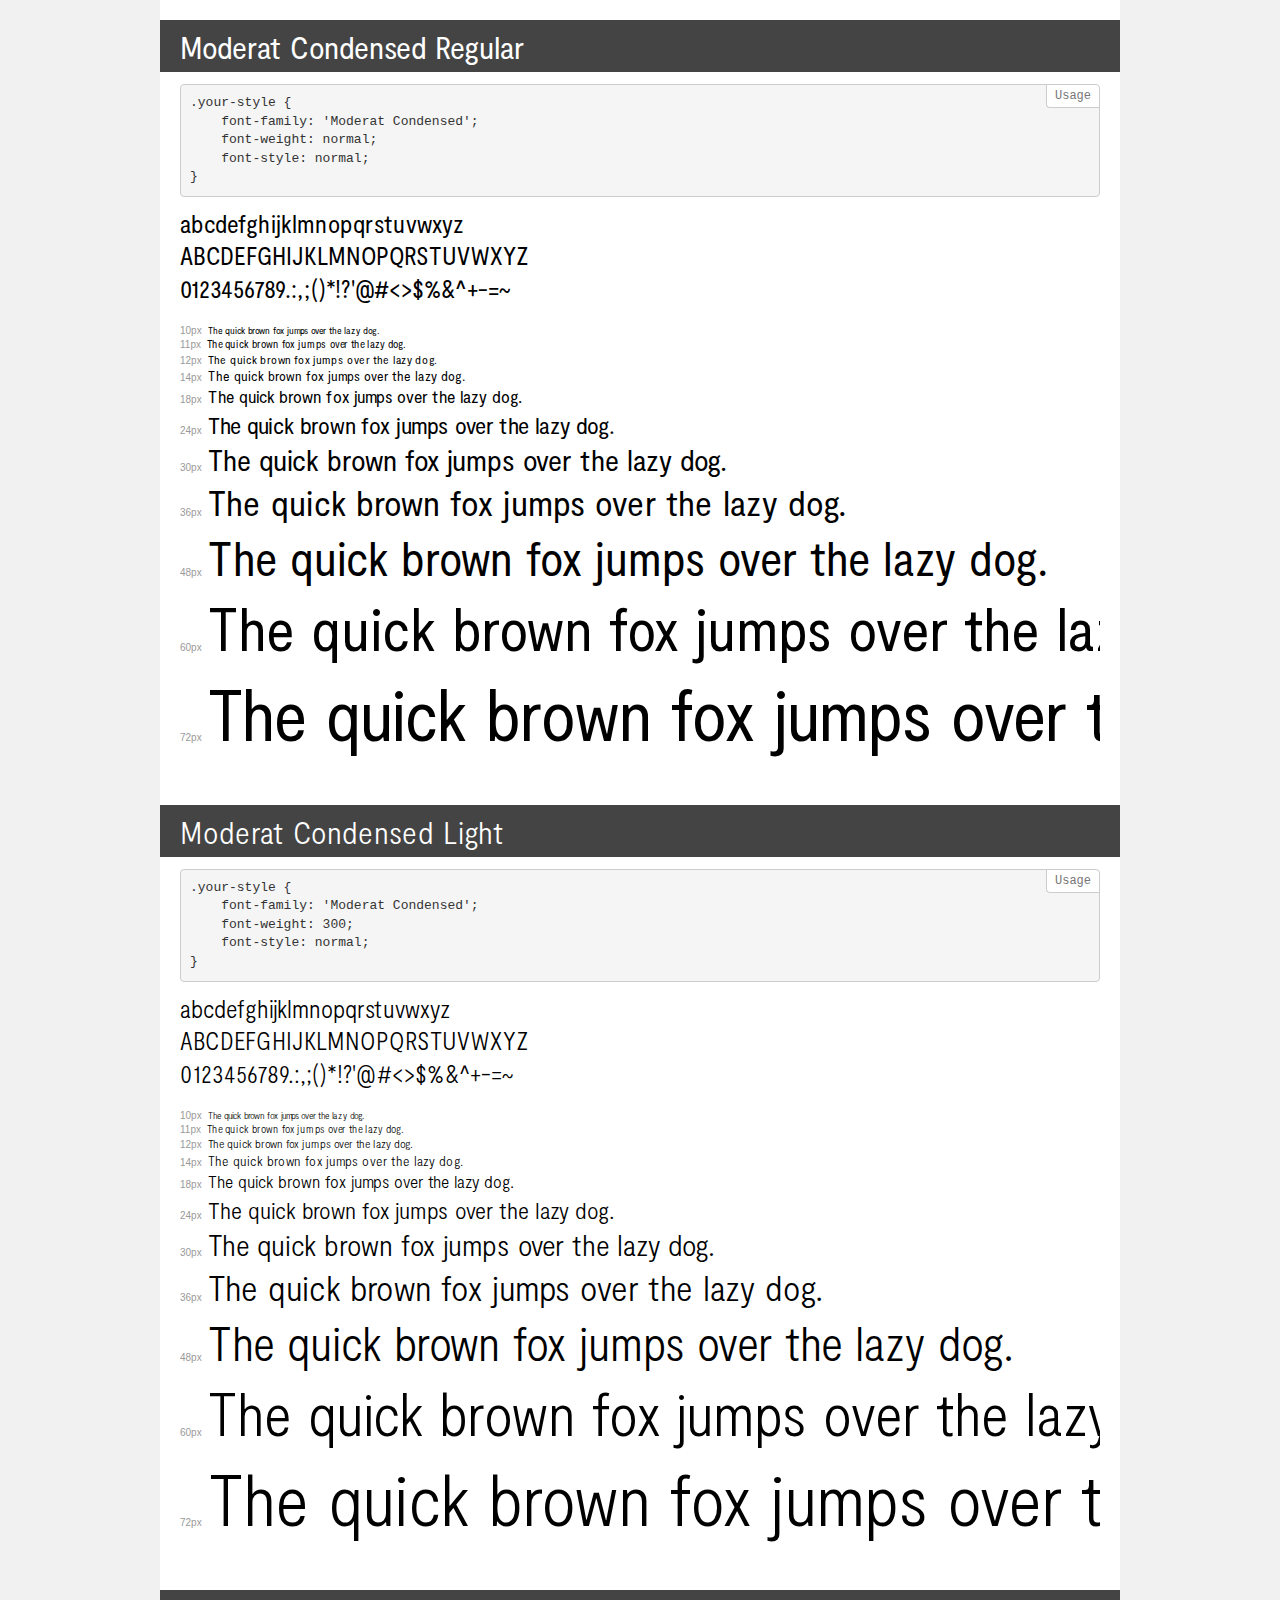
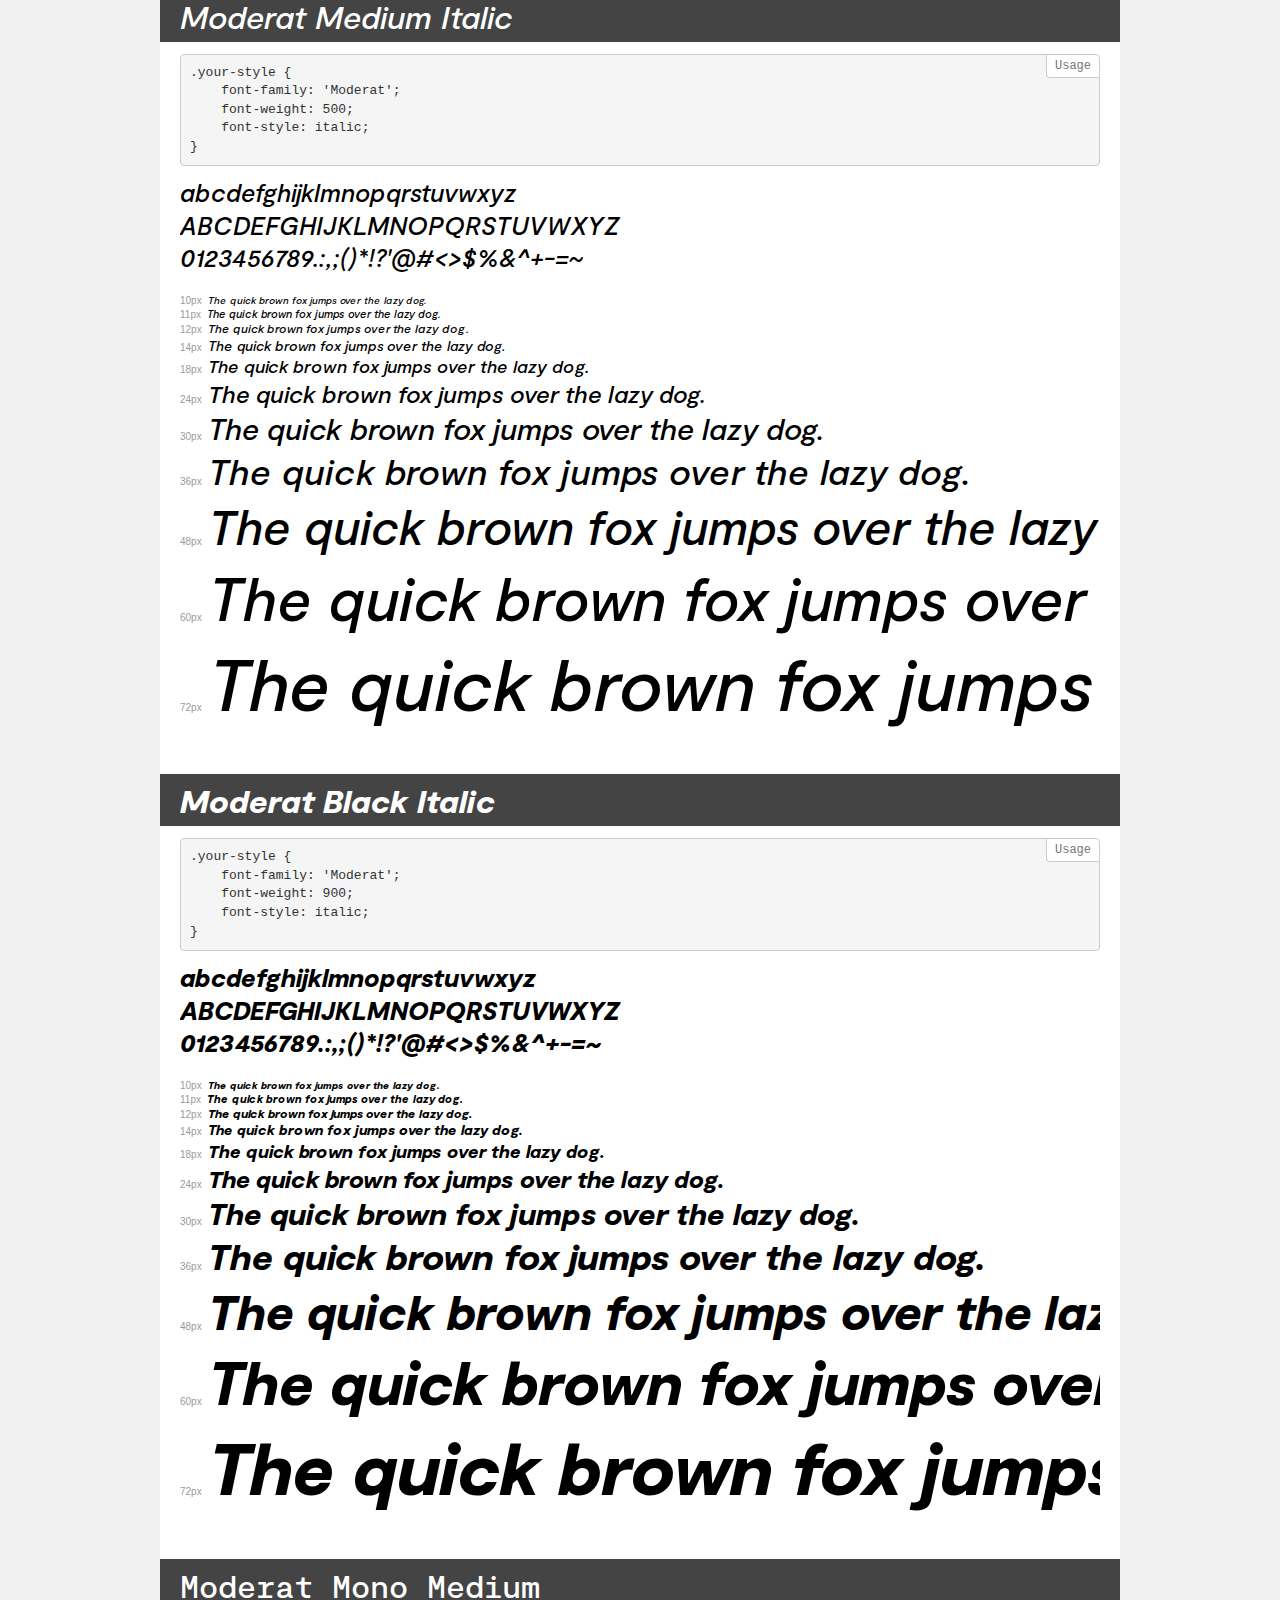
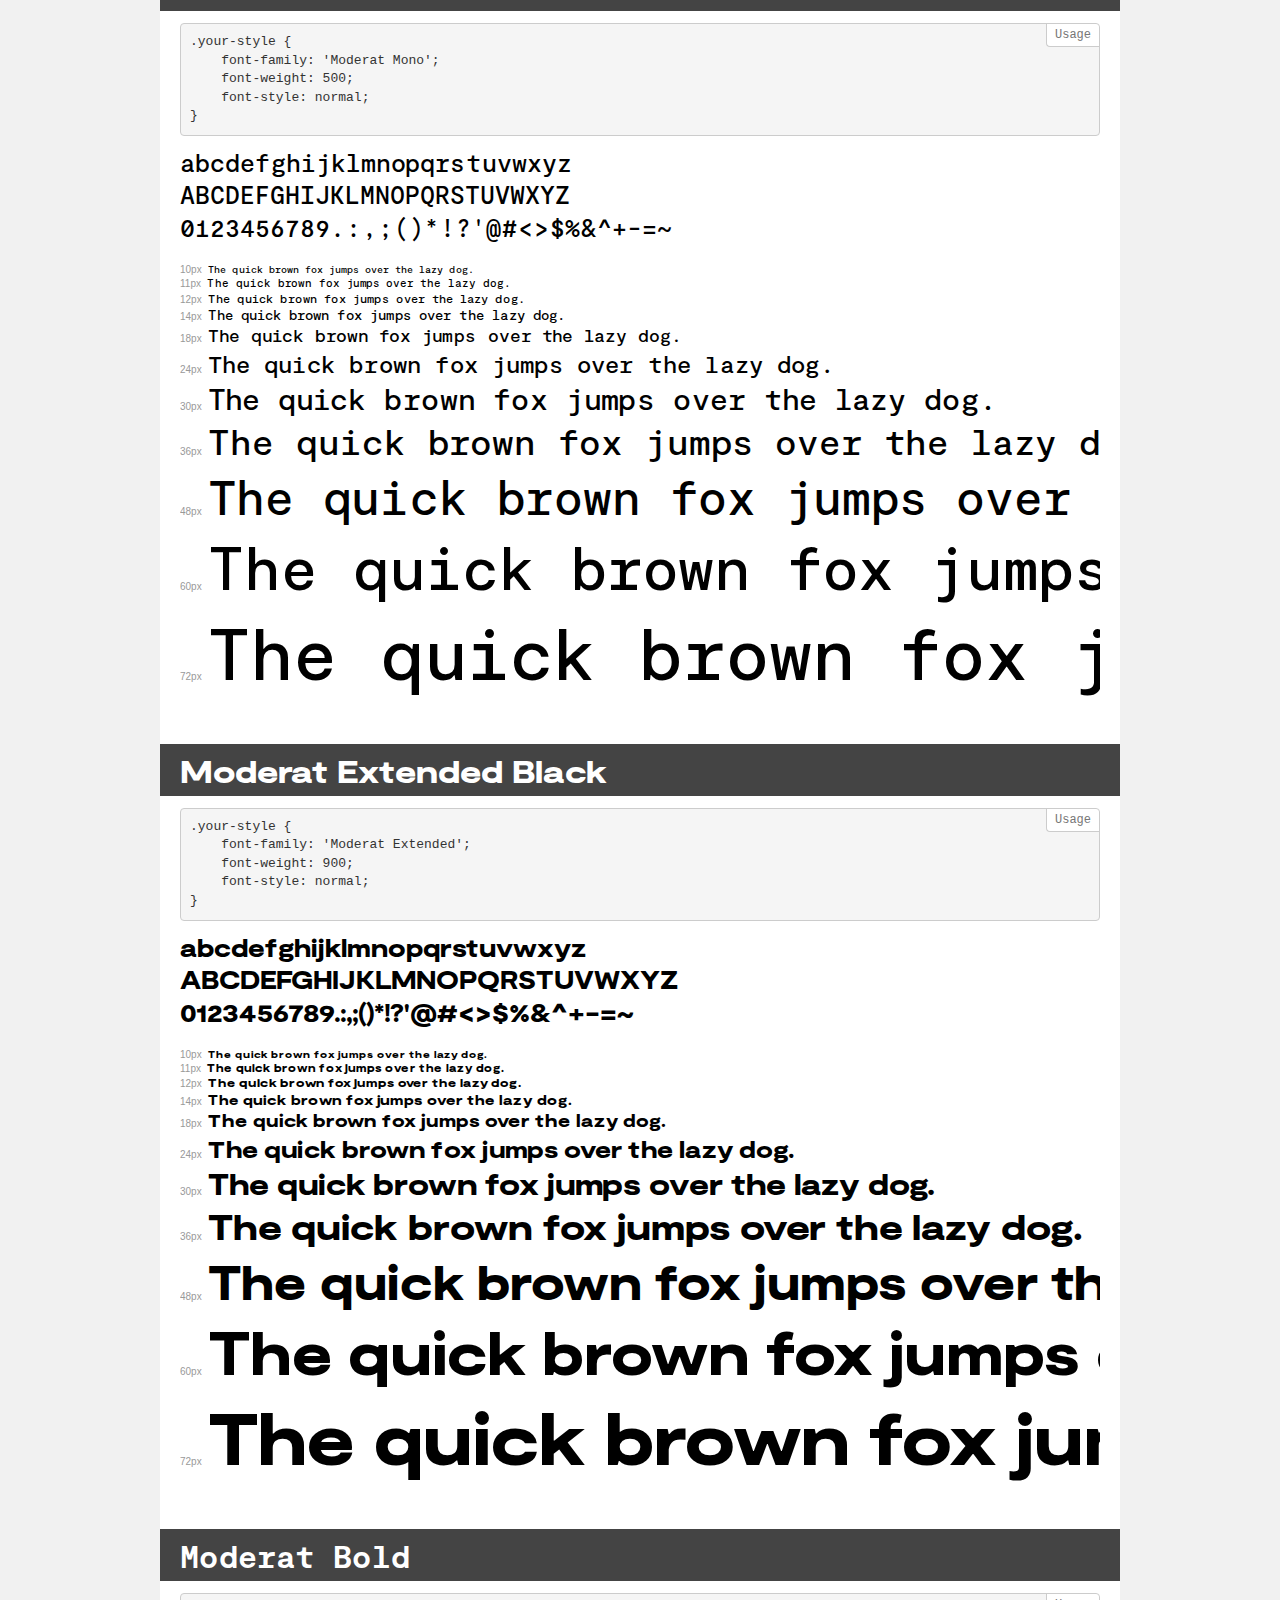
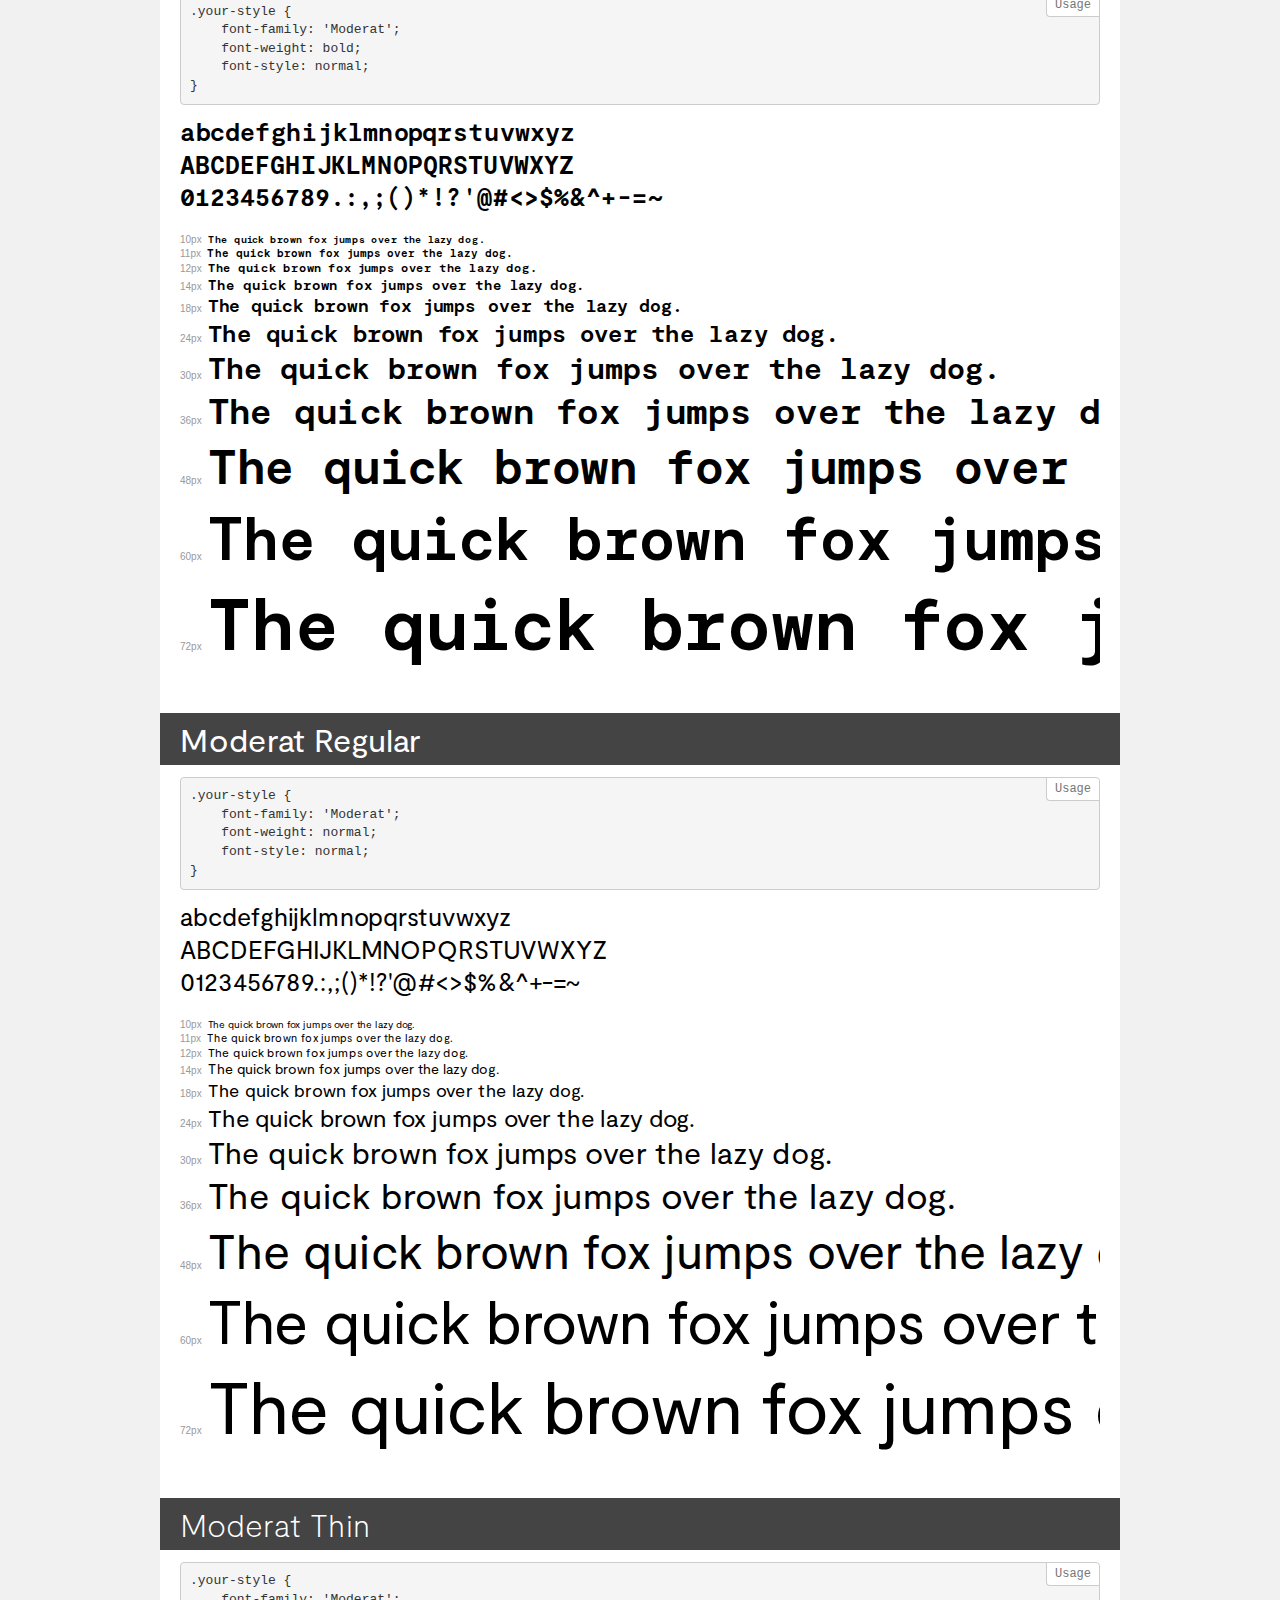
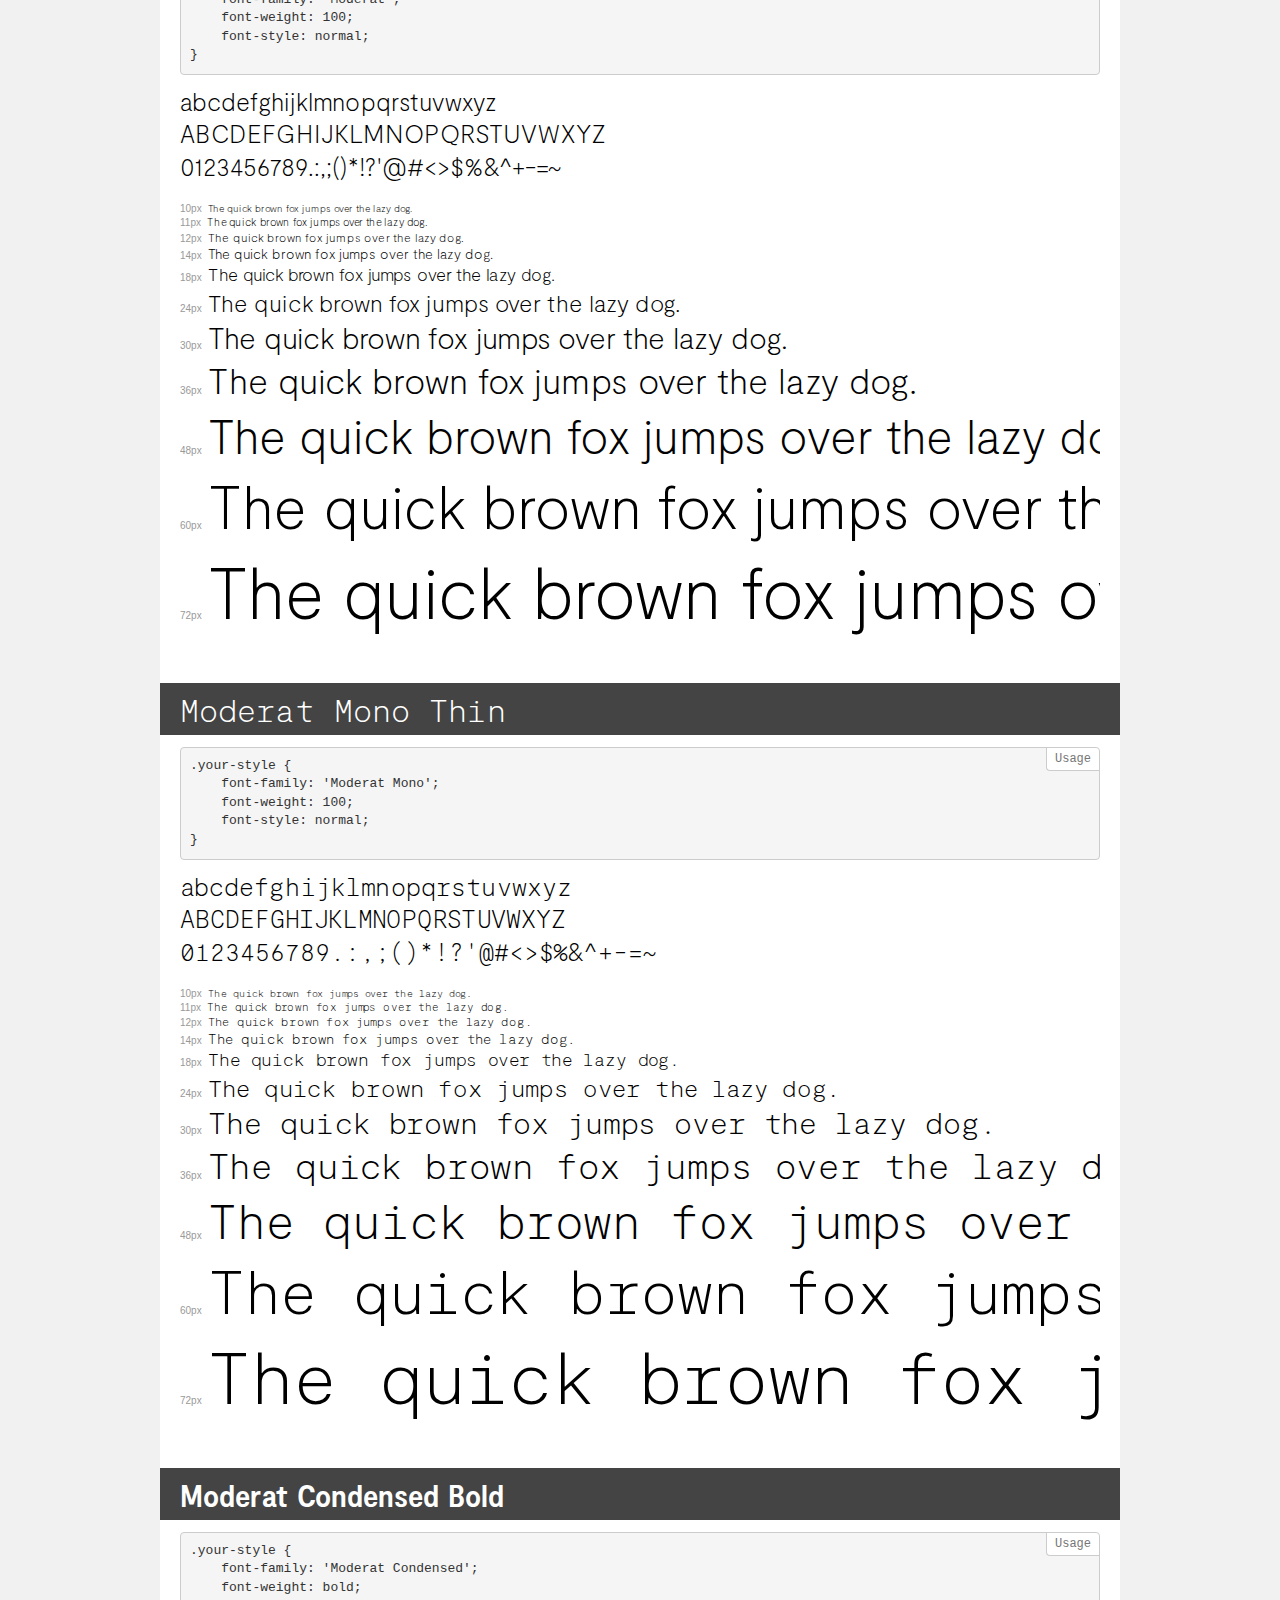
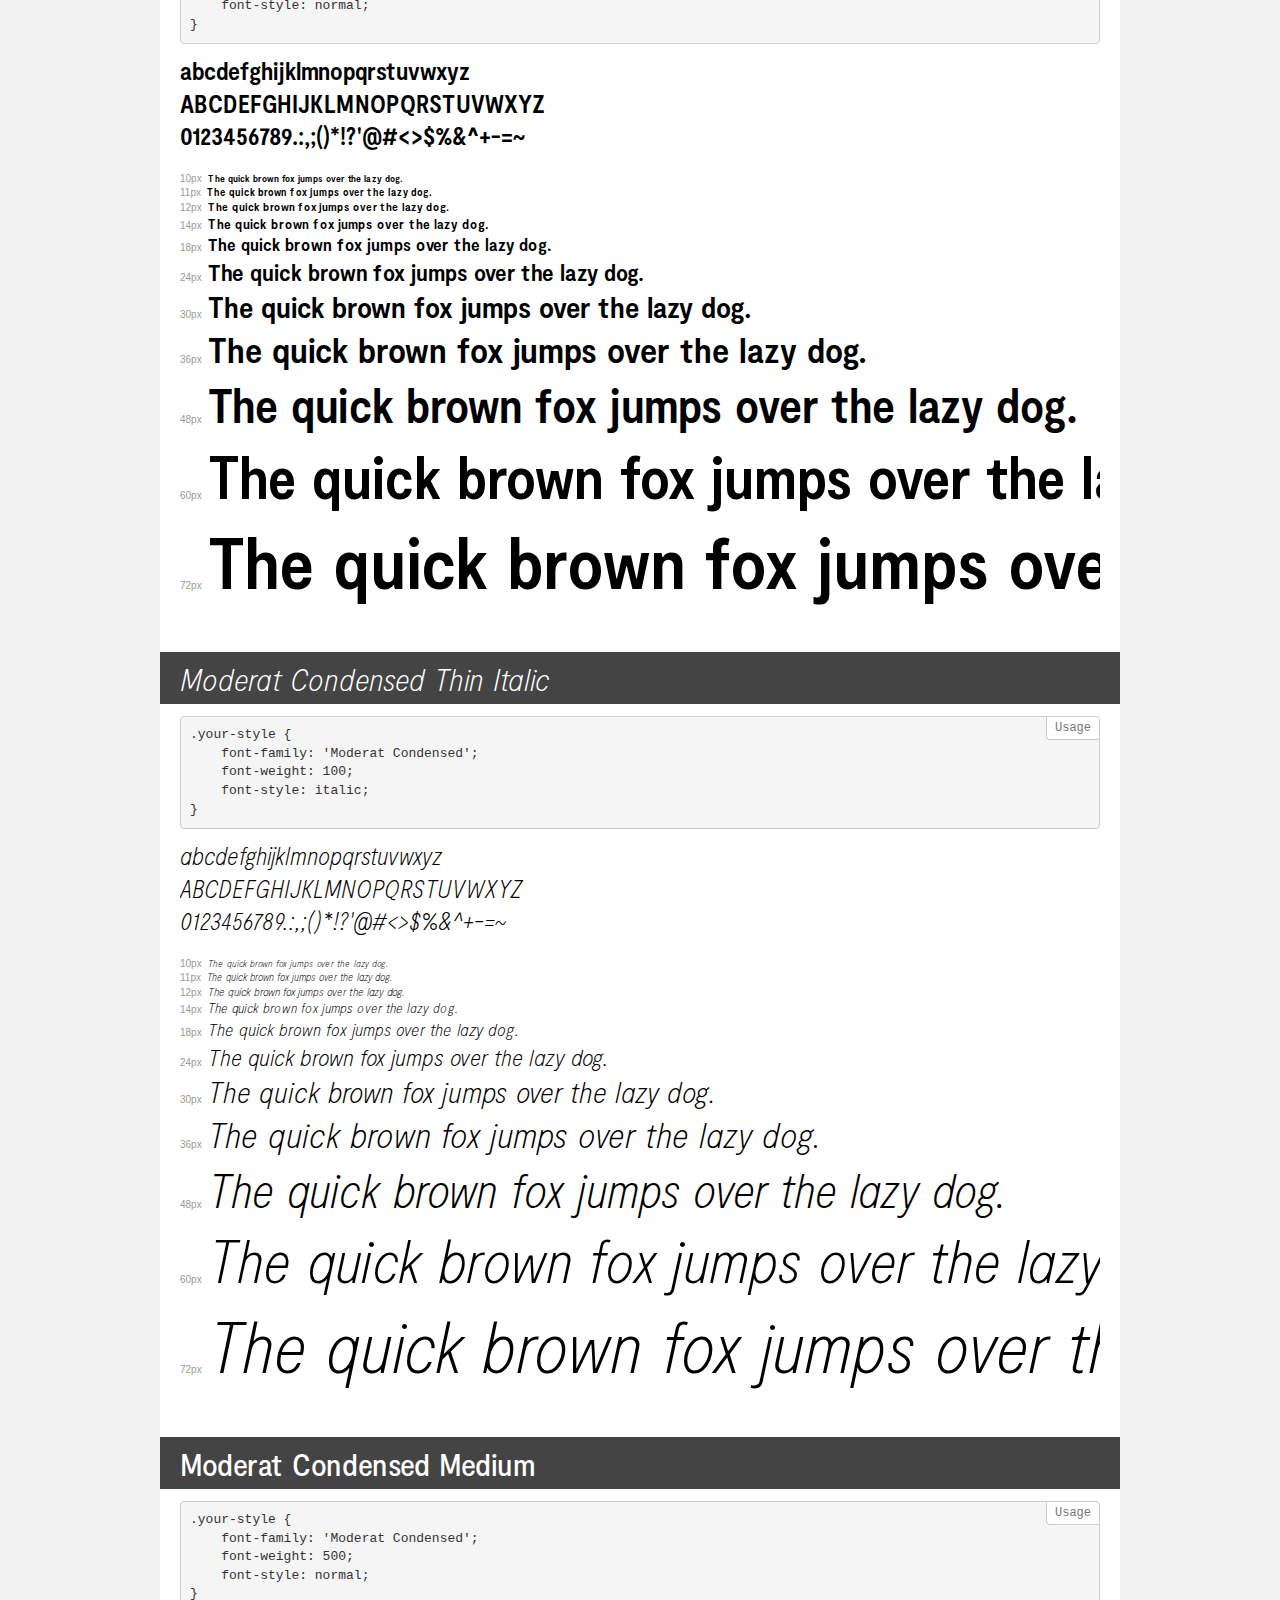
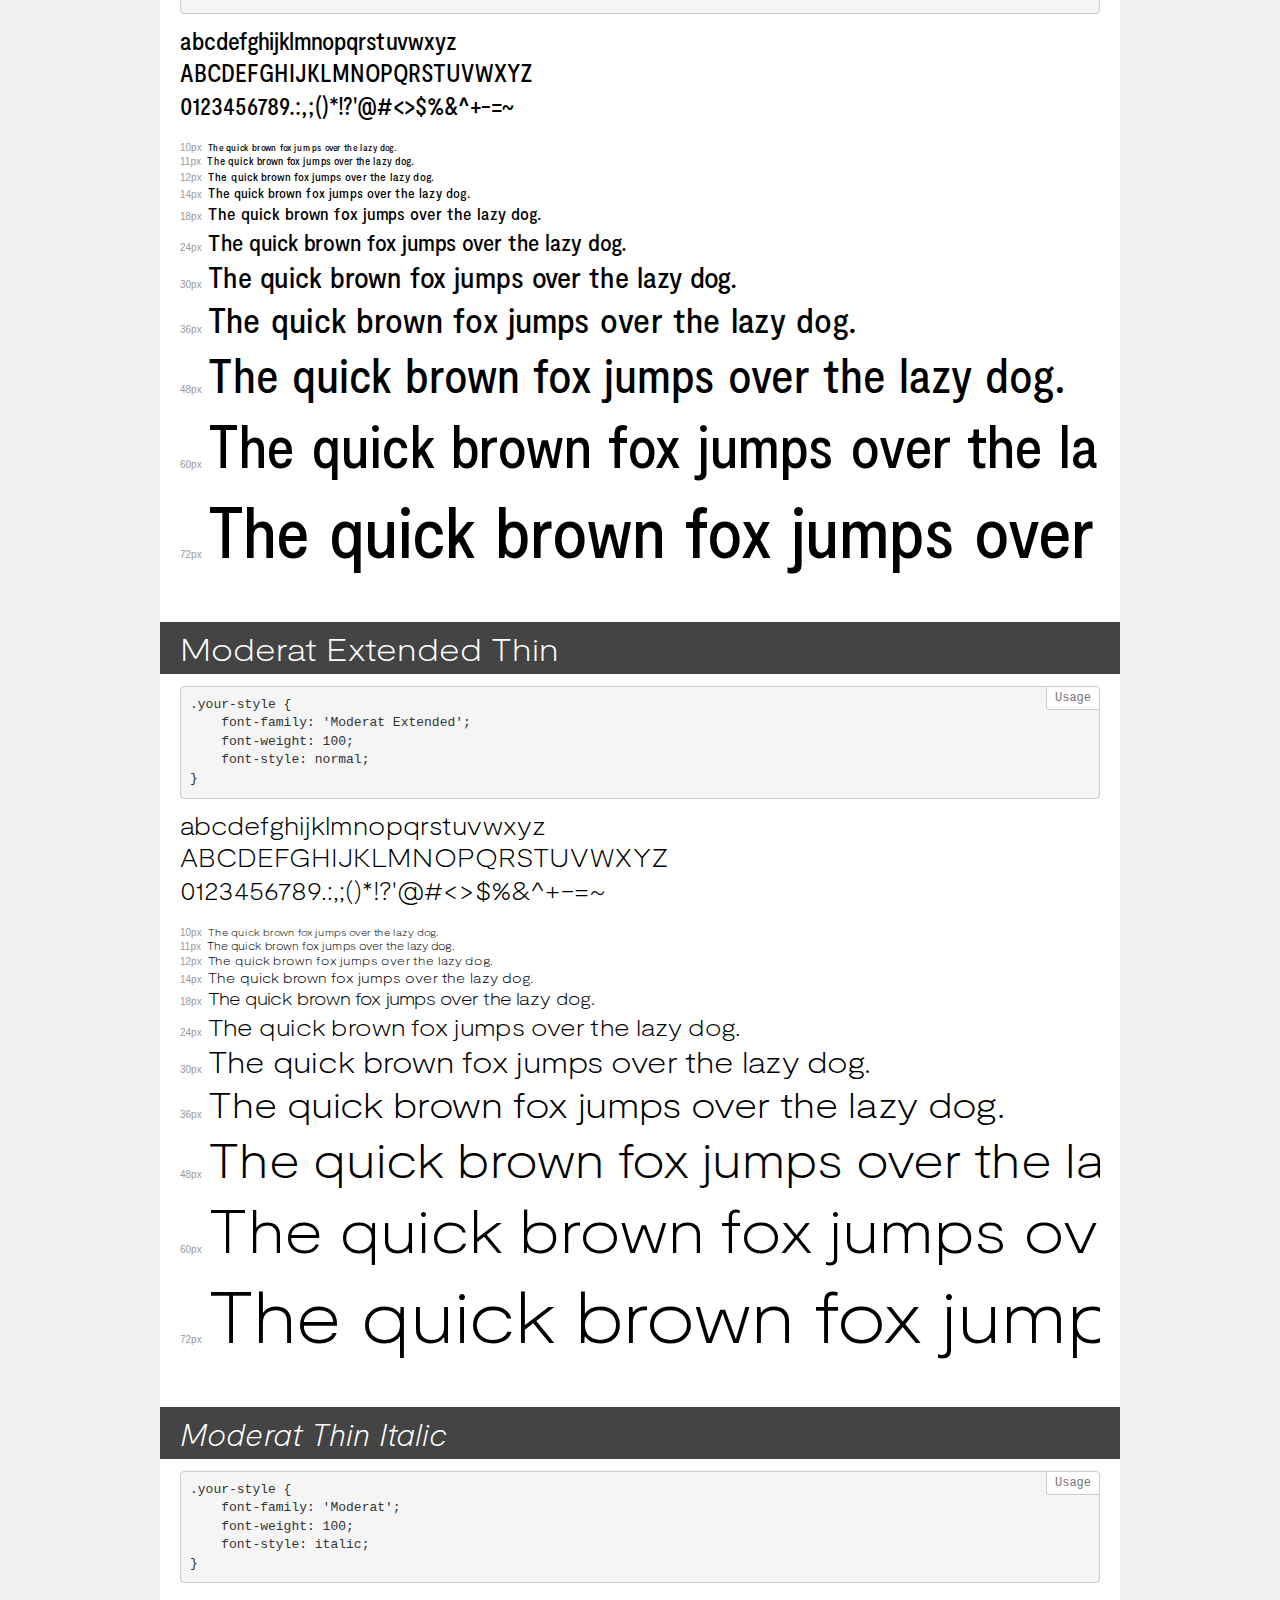
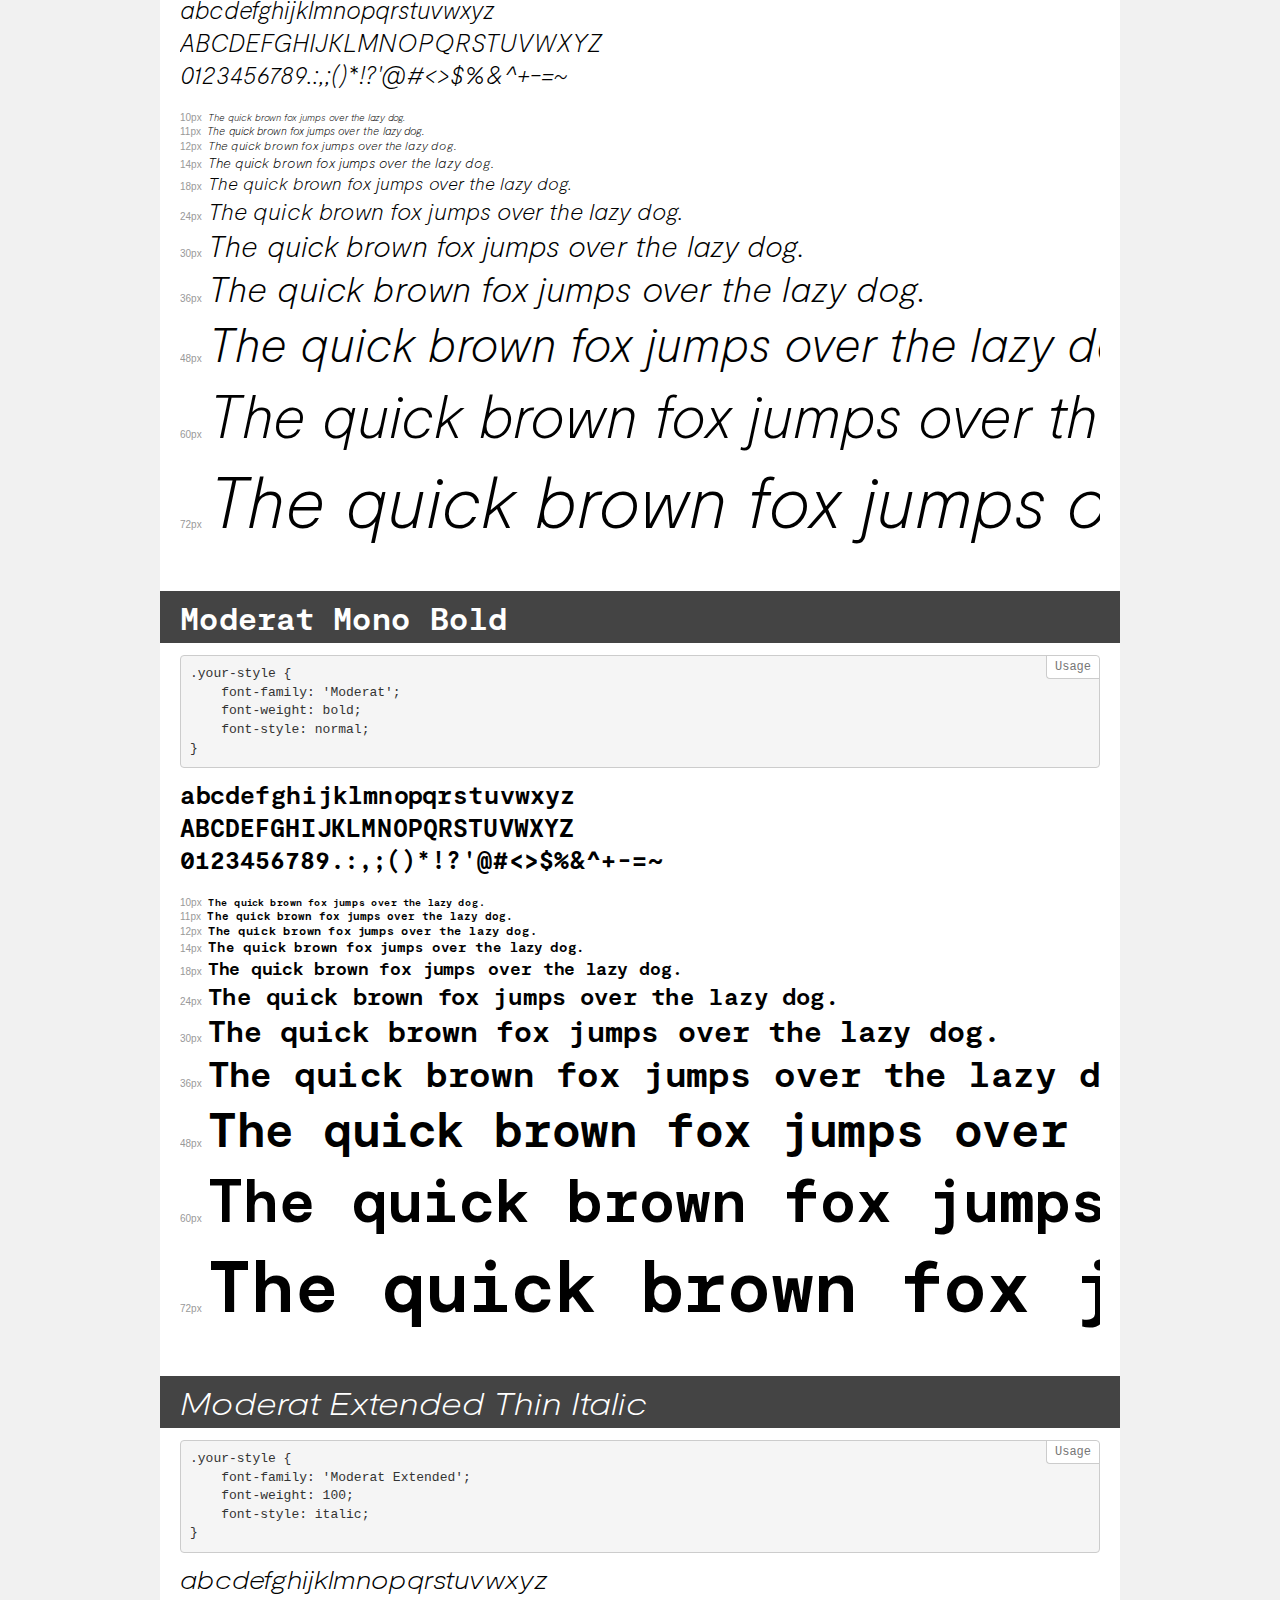
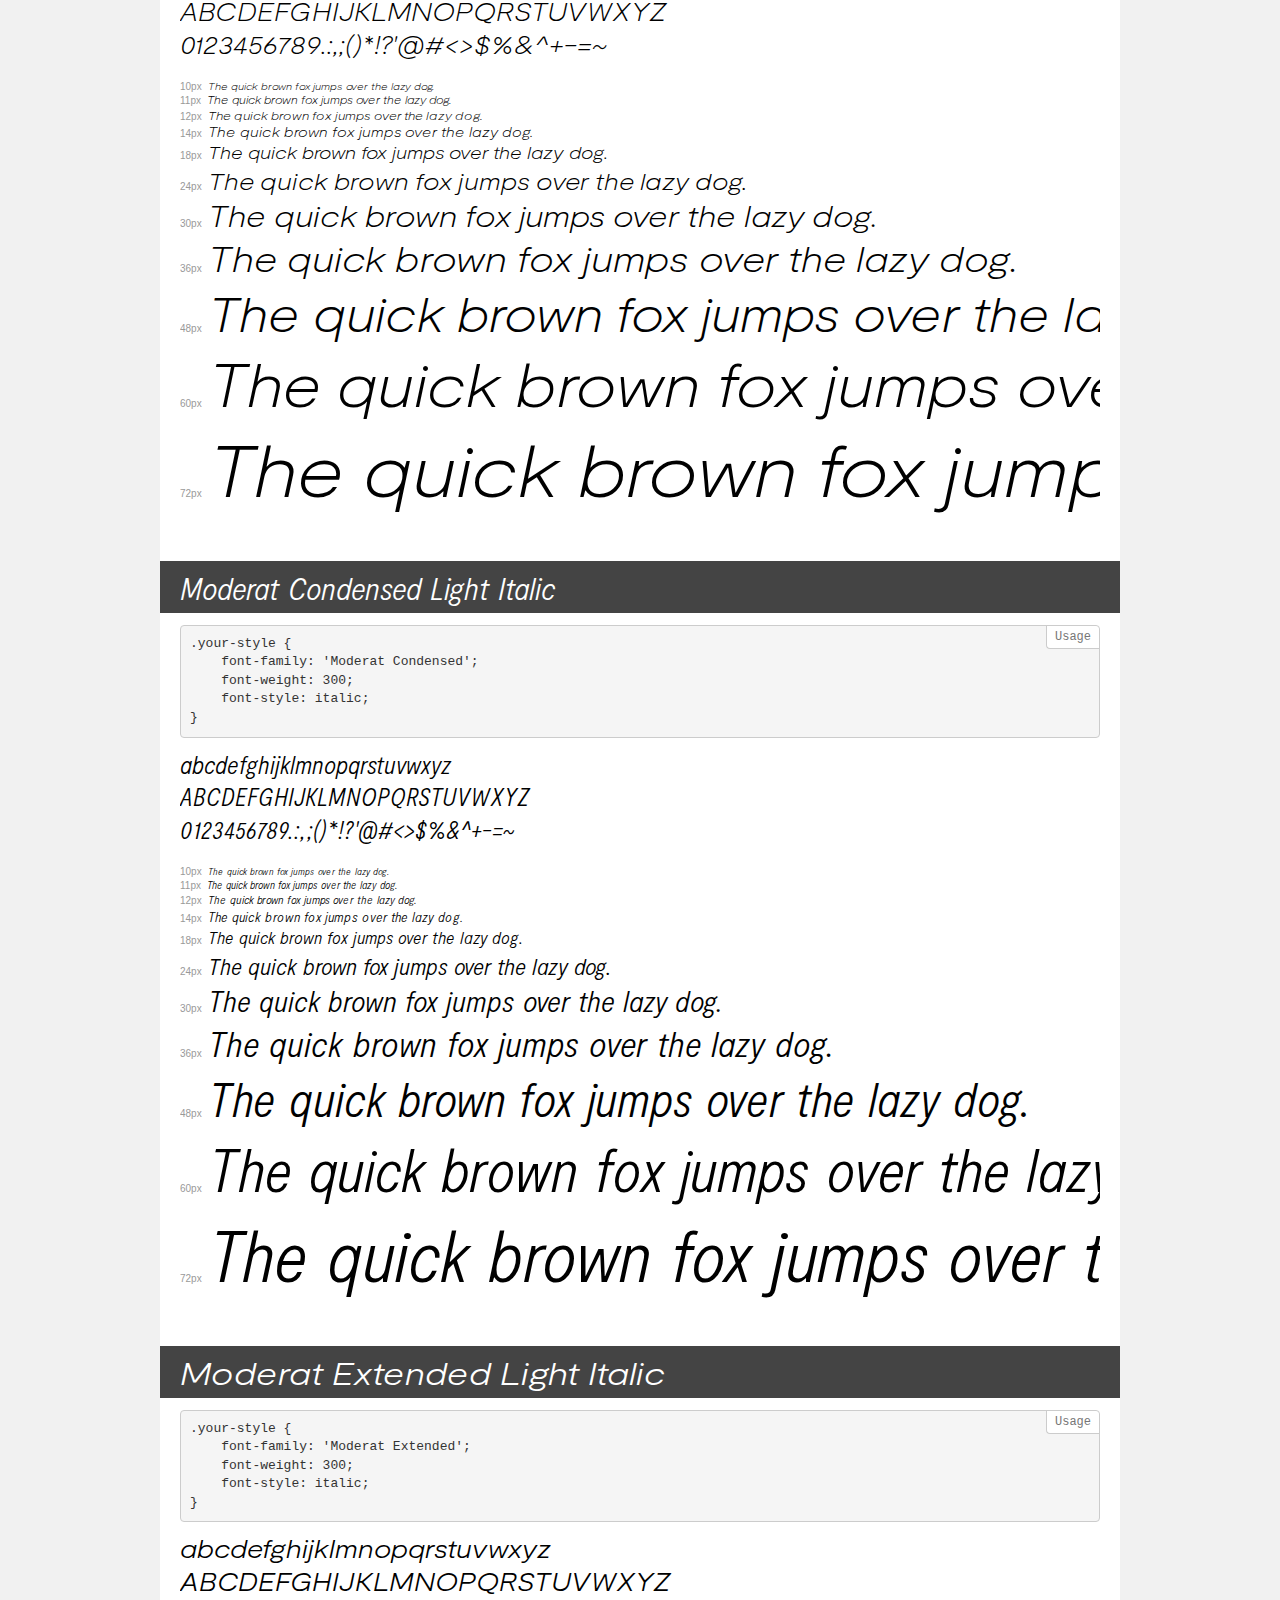
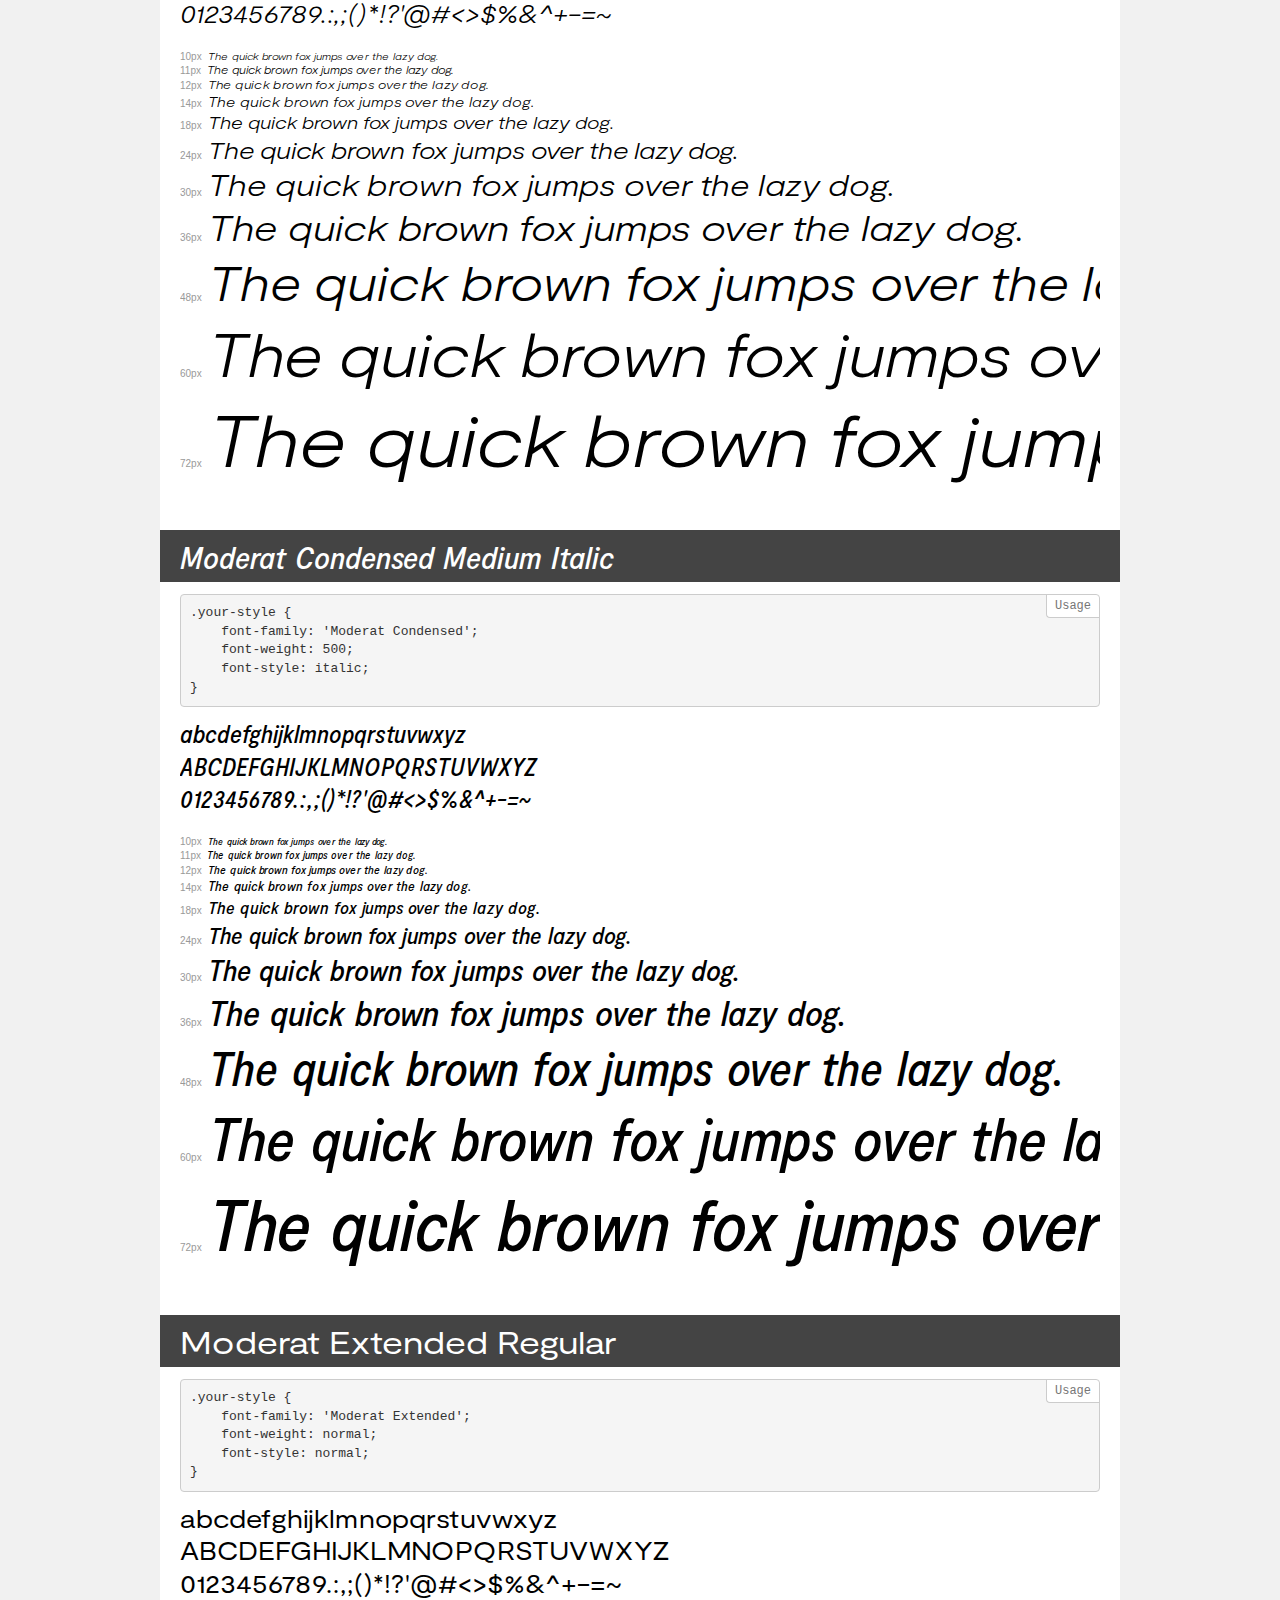
<file: p2/fonts/modrat/demo.html>
<!DOCTYPE html>
<html>
<head>
    <meta charset="utf-8">
    <meta http-equiv="X-UA-Compatible" content="IE=edge">
    <meta name="viewport" content="width=device-width, initial-scale=1">
    <meta name="robots" content="noindex, noarchive">
    <meta name="format-detection" content="telephone=no">
    <title>Transfonter demo</title>
    <link href="stylesheet.css" rel="stylesheet">
    <style>
        /*
        http://meyerweb.com/eric/tools/css/reset/
        v2.0 | 20110126
        License: none (public domain)
        */
        html, body, div, span, applet, object, iframe,
        h1, h2, h3, h4, h5, h6, p, blockquote, pre,
        a, abbr, acronym, address, big, cite, code,
        del, dfn, em, img, ins, kbd, q, s, samp,
        small, strike, strong, sub, sup, tt, var,
        b, u, i, center,
        dl, dt, dd, ol, ul, li,
        fieldset, form, label, legend,
        table, caption, tbody, tfoot, thead, tr, th, td,
        article, aside, canvas, details, embed,
        figure, figcaption, footer, header, hgroup,
        menu, nav, output, ruby, section, summary,
        time, mark, audio, video {
            margin: 0;
            padding: 0;
            border: 0;
            font-size: 100%;
            font: inherit;
            vertical-align: baseline;
        }
        /* HTML5 display-role reset for older browsers */
        article, aside, details, figcaption, figure,
        footer, header, hgroup, menu, nav, section {
            display: block;
        }
        body {
            line-height: 1;
        }
        ol, ul {
            list-style: none;
        }
        blockquote, q {
            quotes: none;
        }
        blockquote:before, blockquote:after,
        q:before, q:after {
            content: '';
            content: none;
        }
        table {
            border-collapse: collapse;
            border-spacing: 0;
        }
        /* common styles */
        body {
            background: #f1f1f1;
            color: #000;
        }
        .page {
            background: #fff;
            width: 920px;
            margin: 0 auto;
            padding: 20px 20px 0 20px;
            overflow: hidden;
        }
        .font-container {
            overflow-x: auto;
            overflow-y: hidden;
            margin-bottom: 40px;
            line-height: 1.3;
            white-space: nowrap;
            padding-bottom: 5px;
        }
        h1 {
            position: relative;
            background: #444;
            font-size: 32px;
            color: #fff;
            padding: 10px 20px;
            margin: 0 -20px 12px -20px;
        }
        .letters {
            font-size: 25px;
            margin-bottom: 20px;
        }
        .s10:before {
            content: '10px';
        }
        .s11:before {
            content: '11px';
        }
        .s12:before {
            content: '12px';
        }
        .s14:before {
            content: '14px';
        }
        .s18:before {
            content: '18px';
        }
        .s24:before {
            content: '24px';
        }
        .s30:before {
            content: '30px';
        }
        .s36:before {
            content: '36px';
        }
        .s48:before {
            content: '48px';
        }
        .s60:before {
            content: '60px';
        }
        .s72:before {
            content: '72px';
        }
        .s10:before, .s11:before, .s12:before, .s14:before,
        .s18:before, .s24:before, .s30:before, .s36:before,
        .s48:before, .s60:before, .s72:before {
            font-family: Arial, sans-serif;
            font-size: 10px;
            font-weight: normal;
            font-style: normal;
            color: #999;
            padding-right: 6px;
        }
        pre {
            display: block;
            position: relative;
            padding: 9px;
            margin: 0 0 10px;
            font-family: Monaco, Menlo, Consolas, "Courier New", monospace !important;
            font-size: 13px;
            line-height: 1.428571429;
            color: #333;
            font-weight: normal !important;
            font-style: normal !important;
            background-color: #f5f5f5;
            border: 1px solid #ccc;
            overflow-x: auto;
            border-radius: 4px;
        }
        pre:after {
            display: block;
            position: absolute;
            right: 0;
            top: 0;
            content: 'Usage';
            line-height: 1;
            padding: 5px 8px;
            font-size: 12px;
            color: #767676;
            background-color: #fff;
            border: 1px solid #ccc;
            border-right: none;
            border-top: none;
            border-radius: 0 4px 0 4px;
            z-index: 10;
        }
        /* responsive */
        @media (max-width: 959px) {
            .page {
                width: auto;
                margin: 0;
            }
        }
    </style>
</head>
<body>
<div class="page">
    <div class="demo" style="font-family: 'Moderat Condensed'; font-weight: normal; font-style: normal;">
        <h1>Moderat Condensed Regular</h1>
        <pre>.your-style {
    font-family: 'Moderat Condensed';
    font-weight: normal;
    font-style: normal;
}</pre>
        <div class="font-container">
            <p class="letters">
                abcdefghijklmnopqrstuvwxyz<br>
ABCDEFGHIJKLMNOPQRSTUVWXYZ<br>
                0123456789.:,;()*!?'@#<>$%&^+-=~
            </p>
            <p class="s10" style="font-size: 10px;">The quick brown fox jumps over the lazy dog.</p>
            <p class="s11" style="font-size: 11px;">The quick brown fox jumps over the lazy dog.</p>
            <p class="s12" style="font-size: 12px;">The quick brown fox jumps over the lazy dog.</p>
            <p class="s14" style="font-size: 14px;">The quick brown fox jumps over the lazy dog.</p>
            <p class="s18" style="font-size: 18px;">The quick brown fox jumps over the lazy dog.</p>
            <p class="s24" style="font-size: 24px;">The quick brown fox jumps over the lazy dog.</p>
            <p class="s30" style="font-size: 30px;">The quick brown fox jumps over the lazy dog.</p>
            <p class="s36" style="font-size: 36px;">The quick brown fox jumps over the lazy dog.</p>
            <p class="s48" style="font-size: 48px;">The quick brown fox jumps over the lazy dog.</p>
            <p class="s60" style="font-size: 60px;">The quick brown fox jumps over the lazy dog.</p>
            <p class="s72" style="font-size: 72px;">The quick brown fox jumps over the lazy dog.</p>
        </div>
    </div>
    <div class="demo" style="font-family: 'Moderat Condensed'; font-weight: 300; font-style: normal;">
        <h1>Moderat Condensed Light</h1>
        <pre>.your-style {
    font-family: 'Moderat Condensed';
    font-weight: 300;
    font-style: normal;
}</pre>
        <div class="font-container">
            <p class="letters">
                abcdefghijklmnopqrstuvwxyz<br>
ABCDEFGHIJKLMNOPQRSTUVWXYZ<br>
                0123456789.:,;()*!?'@#<>$%&^+-=~
            </p>
            <p class="s10" style="font-size: 10px;">The quick brown fox jumps over the lazy dog.</p>
            <p class="s11" style="font-size: 11px;">The quick brown fox jumps over the lazy dog.</p>
            <p class="s12" style="font-size: 12px;">The quick brown fox jumps over the lazy dog.</p>
            <p class="s14" style="font-size: 14px;">The quick brown fox jumps over the lazy dog.</p>
            <p class="s18" style="font-size: 18px;">The quick brown fox jumps over the lazy dog.</p>
            <p class="s24" style="font-size: 24px;">The quick brown fox jumps over the lazy dog.</p>
            <p class="s30" style="font-size: 30px;">The quick brown fox jumps over the lazy dog.</p>
            <p class="s36" style="font-size: 36px;">The quick brown fox jumps over the lazy dog.</p>
            <p class="s48" style="font-size: 48px;">The quick brown fox jumps over the lazy dog.</p>
            <p class="s60" style="font-size: 60px;">The quick brown fox jumps over the lazy dog.</p>
            <p class="s72" style="font-size: 72px;">The quick brown fox jumps over the lazy dog.</p>
        </div>
    </div>
    <div class="demo" style="font-family: 'Moderat'; font-weight: 500; font-style: italic;">
        <h1>Moderat Medium Italic</h1>
        <pre>.your-style {
    font-family: 'Moderat';
    font-weight: 500;
    font-style: italic;
}</pre>
        <div class="font-container">
            <p class="letters">
                abcdefghijklmnopqrstuvwxyz<br>
ABCDEFGHIJKLMNOPQRSTUVWXYZ<br>
                0123456789.:,;()*!?'@#<>$%&^+-=~
            </p>
            <p class="s10" style="font-size: 10px;">The quick brown fox jumps over the lazy dog.</p>
            <p class="s11" style="font-size: 11px;">The quick brown fox jumps over the lazy dog.</p>
            <p class="s12" style="font-size: 12px;">The quick brown fox jumps over the lazy dog.</p>
            <p class="s14" style="font-size: 14px;">The quick brown fox jumps over the lazy dog.</p>
            <p class="s18" style="font-size: 18px;">The quick brown fox jumps over the lazy dog.</p>
            <p class="s24" style="font-size: 24px;">The quick brown fox jumps over the lazy dog.</p>
            <p class="s30" style="font-size: 30px;">The quick brown fox jumps over the lazy dog.</p>
            <p class="s36" style="font-size: 36px;">The quick brown fox jumps over the lazy dog.</p>
            <p class="s48" style="font-size: 48px;">The quick brown fox jumps over the lazy dog.</p>
            <p class="s60" style="font-size: 60px;">The quick brown fox jumps over the lazy dog.</p>
            <p class="s72" style="font-size: 72px;">The quick brown fox jumps over the lazy dog.</p>
        </div>
    </div>
    <div class="demo" style="font-family: 'Moderat'; font-weight: 900; font-style: italic;">
        <h1>Moderat Black Italic</h1>
        <pre>.your-style {
    font-family: 'Moderat';
    font-weight: 900;
    font-style: italic;
}</pre>
        <div class="font-container">
            <p class="letters">
                abcdefghijklmnopqrstuvwxyz<br>
ABCDEFGHIJKLMNOPQRSTUVWXYZ<br>
                0123456789.:,;()*!?'@#<>$%&^+-=~
            </p>
            <p class="s10" style="font-size: 10px;">The quick brown fox jumps over the lazy dog.</p>
            <p class="s11" style="font-size: 11px;">The quick brown fox jumps over the lazy dog.</p>
            <p class="s12" style="font-size: 12px;">The quick brown fox jumps over the lazy dog.</p>
            <p class="s14" style="font-size: 14px;">The quick brown fox jumps over the lazy dog.</p>
            <p class="s18" style="font-size: 18px;">The quick brown fox jumps over the lazy dog.</p>
            <p class="s24" style="font-size: 24px;">The quick brown fox jumps over the lazy dog.</p>
            <p class="s30" style="font-size: 30px;">The quick brown fox jumps over the lazy dog.</p>
            <p class="s36" style="font-size: 36px;">The quick brown fox jumps over the lazy dog.</p>
            <p class="s48" style="font-size: 48px;">The quick brown fox jumps over the lazy dog.</p>
            <p class="s60" style="font-size: 60px;">The quick brown fox jumps over the lazy dog.</p>
            <p class="s72" style="font-size: 72px;">The quick brown fox jumps over the lazy dog.</p>
        </div>
    </div>
    <div class="demo" style="font-family: 'Moderat Mono'; font-weight: 500; font-style: normal;">
        <h1>Moderat Mono Medium</h1>
        <pre>.your-style {
    font-family: 'Moderat Mono';
    font-weight: 500;
    font-style: normal;
}</pre>
        <div class="font-container">
            <p class="letters">
                abcdefghijklmnopqrstuvwxyz<br>
ABCDEFGHIJKLMNOPQRSTUVWXYZ<br>
                0123456789.:,;()*!?'@#<>$%&^+-=~
            </p>
            <p class="s10" style="font-size: 10px;">The quick brown fox jumps over the lazy dog.</p>
            <p class="s11" style="font-size: 11px;">The quick brown fox jumps over the lazy dog.</p>
            <p class="s12" style="font-size: 12px;">The quick brown fox jumps over the lazy dog.</p>
            <p class="s14" style="font-size: 14px;">The quick brown fox jumps over the lazy dog.</p>
            <p class="s18" style="font-size: 18px;">The quick brown fox jumps over the lazy dog.</p>
            <p class="s24" style="font-size: 24px;">The quick brown fox jumps over the lazy dog.</p>
            <p class="s30" style="font-size: 30px;">The quick brown fox jumps over the lazy dog.</p>
            <p class="s36" style="font-size: 36px;">The quick brown fox jumps over the lazy dog.</p>
            <p class="s48" style="font-size: 48px;">The quick brown fox jumps over the lazy dog.</p>
            <p class="s60" style="font-size: 60px;">The quick brown fox jumps over the lazy dog.</p>
            <p class="s72" style="font-size: 72px;">The quick brown fox jumps over the lazy dog.</p>
        </div>
    </div>
    <div class="demo" style="font-family: 'Moderat Extended'; font-weight: 900; font-style: normal;">
        <h1>Moderat Extended Black</h1>
        <pre>.your-style {
    font-family: 'Moderat Extended';
    font-weight: 900;
    font-style: normal;
}</pre>
        <div class="font-container">
            <p class="letters">
                abcdefghijklmnopqrstuvwxyz<br>
ABCDEFGHIJKLMNOPQRSTUVWXYZ<br>
                0123456789.:,;()*!?'@#<>$%&^+-=~
            </p>
            <p class="s10" style="font-size: 10px;">The quick brown fox jumps over the lazy dog.</p>
            <p class="s11" style="font-size: 11px;">The quick brown fox jumps over the lazy dog.</p>
            <p class="s12" style="font-size: 12px;">The quick brown fox jumps over the lazy dog.</p>
            <p class="s14" style="font-size: 14px;">The quick brown fox jumps over the lazy dog.</p>
            <p class="s18" style="font-size: 18px;">The quick brown fox jumps over the lazy dog.</p>
            <p class="s24" style="font-size: 24px;">The quick brown fox jumps over the lazy dog.</p>
            <p class="s30" style="font-size: 30px;">The quick brown fox jumps over the lazy dog.</p>
            <p class="s36" style="font-size: 36px;">The quick brown fox jumps over the lazy dog.</p>
            <p class="s48" style="font-size: 48px;">The quick brown fox jumps over the lazy dog.</p>
            <p class="s60" style="font-size: 60px;">The quick brown fox jumps over the lazy dog.</p>
            <p class="s72" style="font-size: 72px;">The quick brown fox jumps over the lazy dog.</p>
        </div>
    </div>
    <div class="demo" style="font-family: 'Moderat'; font-weight: bold; font-style: normal;">
        <h1>Moderat Bold</h1>
        <pre>.your-style {
    font-family: 'Moderat';
    font-weight: bold;
    font-style: normal;
}</pre>
        <div class="font-container">
            <p class="letters">
                abcdefghijklmnopqrstuvwxyz<br>
ABCDEFGHIJKLMNOPQRSTUVWXYZ<br>
                0123456789.:,;()*!?'@#<>$%&^+-=~
            </p>
            <p class="s10" style="font-size: 10px;">The quick brown fox jumps over the lazy dog.</p>
            <p class="s11" style="font-size: 11px;">The quick brown fox jumps over the lazy dog.</p>
            <p class="s12" style="font-size: 12px;">The quick brown fox jumps over the lazy dog.</p>
            <p class="s14" style="font-size: 14px;">The quick brown fox jumps over the lazy dog.</p>
            <p class="s18" style="font-size: 18px;">The quick brown fox jumps over the lazy dog.</p>
            <p class="s24" style="font-size: 24px;">The quick brown fox jumps over the lazy dog.</p>
            <p class="s30" style="font-size: 30px;">The quick brown fox jumps over the lazy dog.</p>
            <p class="s36" style="font-size: 36px;">The quick brown fox jumps over the lazy dog.</p>
            <p class="s48" style="font-size: 48px;">The quick brown fox jumps over the lazy dog.</p>
            <p class="s60" style="font-size: 60px;">The quick brown fox jumps over the lazy dog.</p>
            <p class="s72" style="font-size: 72px;">The quick brown fox jumps over the lazy dog.</p>
        </div>
    </div>
    <div class="demo" style="font-family: 'Moderat'; font-weight: normal; font-style: normal;">
        <h1>Moderat Regular</h1>
        <pre>.your-style {
    font-family: 'Moderat';
    font-weight: normal;
    font-style: normal;
}</pre>
        <div class="font-container">
            <p class="letters">
                abcdefghijklmnopqrstuvwxyz<br>
ABCDEFGHIJKLMNOPQRSTUVWXYZ<br>
                0123456789.:,;()*!?'@#<>$%&^+-=~
            </p>
            <p class="s10" style="font-size: 10px;">The quick brown fox jumps over the lazy dog.</p>
            <p class="s11" style="font-size: 11px;">The quick brown fox jumps over the lazy dog.</p>
            <p class="s12" style="font-size: 12px;">The quick brown fox jumps over the lazy dog.</p>
            <p class="s14" style="font-size: 14px;">The quick brown fox jumps over the lazy dog.</p>
            <p class="s18" style="font-size: 18px;">The quick brown fox jumps over the lazy dog.</p>
            <p class="s24" style="font-size: 24px;">The quick brown fox jumps over the lazy dog.</p>
            <p class="s30" style="font-size: 30px;">The quick brown fox jumps over the lazy dog.</p>
            <p class="s36" style="font-size: 36px;">The quick brown fox jumps over the lazy dog.</p>
            <p class="s48" style="font-size: 48px;">The quick brown fox jumps over the lazy dog.</p>
            <p class="s60" style="font-size: 60px;">The quick brown fox jumps over the lazy dog.</p>
            <p class="s72" style="font-size: 72px;">The quick brown fox jumps over the lazy dog.</p>
        </div>
    </div>
    <div class="demo" style="font-family: 'Moderat'; font-weight: 100; font-style: normal;">
        <h1>Moderat Thin</h1>
        <pre>.your-style {
    font-family: 'Moderat';
    font-weight: 100;
    font-style: normal;
}</pre>
        <div class="font-container">
            <p class="letters">
                abcdefghijklmnopqrstuvwxyz<br>
ABCDEFGHIJKLMNOPQRSTUVWXYZ<br>
                0123456789.:,;()*!?'@#<>$%&^+-=~
            </p>
            <p class="s10" style="font-size: 10px;">The quick brown fox jumps over the lazy dog.</p>
            <p class="s11" style="font-size: 11px;">The quick brown fox jumps over the lazy dog.</p>
            <p class="s12" style="font-size: 12px;">The quick brown fox jumps over the lazy dog.</p>
            <p class="s14" style="font-size: 14px;">The quick brown fox jumps over the lazy dog.</p>
            <p class="s18" style="font-size: 18px;">The quick brown fox jumps over the lazy dog.</p>
            <p class="s24" style="font-size: 24px;">The quick brown fox jumps over the lazy dog.</p>
            <p class="s30" style="font-size: 30px;">The quick brown fox jumps over the lazy dog.</p>
            <p class="s36" style="font-size: 36px;">The quick brown fox jumps over the lazy dog.</p>
            <p class="s48" style="font-size: 48px;">The quick brown fox jumps over the lazy dog.</p>
            <p class="s60" style="font-size: 60px;">The quick brown fox jumps over the lazy dog.</p>
            <p class="s72" style="font-size: 72px;">The quick brown fox jumps over the lazy dog.</p>
        </div>
    </div>
    <div class="demo" style="font-family: 'Moderat Mono'; font-weight: 100; font-style: normal;">
        <h1>Moderat Mono Thin</h1>
        <pre>.your-style {
    font-family: 'Moderat Mono';
    font-weight: 100;
    font-style: normal;
}</pre>
        <div class="font-container">
            <p class="letters">
                abcdefghijklmnopqrstuvwxyz<br>
ABCDEFGHIJKLMNOPQRSTUVWXYZ<br>
                0123456789.:,;()*!?'@#<>$%&^+-=~
            </p>
            <p class="s10" style="font-size: 10px;">The quick brown fox jumps over the lazy dog.</p>
            <p class="s11" style="font-size: 11px;">The quick brown fox jumps over the lazy dog.</p>
            <p class="s12" style="font-size: 12px;">The quick brown fox jumps over the lazy dog.</p>
            <p class="s14" style="font-size: 14px;">The quick brown fox jumps over the lazy dog.</p>
            <p class="s18" style="font-size: 18px;">The quick brown fox jumps over the lazy dog.</p>
            <p class="s24" style="font-size: 24px;">The quick brown fox jumps over the lazy dog.</p>
            <p class="s30" style="font-size: 30px;">The quick brown fox jumps over the lazy dog.</p>
            <p class="s36" style="font-size: 36px;">The quick brown fox jumps over the lazy dog.</p>
            <p class="s48" style="font-size: 48px;">The quick brown fox jumps over the lazy dog.</p>
            <p class="s60" style="font-size: 60px;">The quick brown fox jumps over the lazy dog.</p>
            <p class="s72" style="font-size: 72px;">The quick brown fox jumps over the lazy dog.</p>
        </div>
    </div>
    <div class="demo" style="font-family: 'Moderat Condensed'; font-weight: bold; font-style: normal;">
        <h1>Moderat Condensed Bold</h1>
        <pre>.your-style {
    font-family: 'Moderat Condensed';
    font-weight: bold;
    font-style: normal;
}</pre>
        <div class="font-container">
            <p class="letters">
                abcdefghijklmnopqrstuvwxyz<br>
ABCDEFGHIJKLMNOPQRSTUVWXYZ<br>
                0123456789.:,;()*!?'@#<>$%&^+-=~
            </p>
            <p class="s10" style="font-size: 10px;">The quick brown fox jumps over the lazy dog.</p>
            <p class="s11" style="font-size: 11px;">The quick brown fox jumps over the lazy dog.</p>
            <p class="s12" style="font-size: 12px;">The quick brown fox jumps over the lazy dog.</p>
            <p class="s14" style="font-size: 14px;">The quick brown fox jumps over the lazy dog.</p>
            <p class="s18" style="font-size: 18px;">The quick brown fox jumps over the lazy dog.</p>
            <p class="s24" style="font-size: 24px;">The quick brown fox jumps over the lazy dog.</p>
            <p class="s30" style="font-size: 30px;">The quick brown fox jumps over the lazy dog.</p>
            <p class="s36" style="font-size: 36px;">The quick brown fox jumps over the lazy dog.</p>
            <p class="s48" style="font-size: 48px;">The quick brown fox jumps over the lazy dog.</p>
            <p class="s60" style="font-size: 60px;">The quick brown fox jumps over the lazy dog.</p>
            <p class="s72" style="font-size: 72px;">The quick brown fox jumps over the lazy dog.</p>
        </div>
    </div>
    <div class="demo" style="font-family: 'Moderat Condensed'; font-weight: 100; font-style: italic;">
        <h1>Moderat Condensed Thin Italic</h1>
        <pre>.your-style {
    font-family: 'Moderat Condensed';
    font-weight: 100;
    font-style: italic;
}</pre>
        <div class="font-container">
            <p class="letters">
                abcdefghijklmnopqrstuvwxyz<br>
ABCDEFGHIJKLMNOPQRSTUVWXYZ<br>
                0123456789.:,;()*!?'@#<>$%&^+-=~
            </p>
            <p class="s10" style="font-size: 10px;">The quick brown fox jumps over the lazy dog.</p>
            <p class="s11" style="font-size: 11px;">The quick brown fox jumps over the lazy dog.</p>
            <p class="s12" style="font-size: 12px;">The quick brown fox jumps over the lazy dog.</p>
            <p class="s14" style="font-size: 14px;">The quick brown fox jumps over the lazy dog.</p>
            <p class="s18" style="font-size: 18px;">The quick brown fox jumps over the lazy dog.</p>
            <p class="s24" style="font-size: 24px;">The quick brown fox jumps over the lazy dog.</p>
            <p class="s30" style="font-size: 30px;">The quick brown fox jumps over the lazy dog.</p>
            <p class="s36" style="font-size: 36px;">The quick brown fox jumps over the lazy dog.</p>
            <p class="s48" style="font-size: 48px;">The quick brown fox jumps over the lazy dog.</p>
            <p class="s60" style="font-size: 60px;">The quick brown fox jumps over the lazy dog.</p>
            <p class="s72" style="font-size: 72px;">The quick brown fox jumps over the lazy dog.</p>
        </div>
    </div>
    <div class="demo" style="font-family: 'Moderat Condensed'; font-weight: 500; font-style: normal;">
        <h1>Moderat Condensed Medium</h1>
        <pre>.your-style {
    font-family: 'Moderat Condensed';
    font-weight: 500;
    font-style: normal;
}</pre>
        <div class="font-container">
            <p class="letters">
                abcdefghijklmnopqrstuvwxyz<br>
ABCDEFGHIJKLMNOPQRSTUVWXYZ<br>
                0123456789.:,;()*!?'@#<>$%&^+-=~
            </p>
            <p class="s10" style="font-size: 10px;">The quick brown fox jumps over the lazy dog.</p>
            <p class="s11" style="font-size: 11px;">The quick brown fox jumps over the lazy dog.</p>
            <p class="s12" style="font-size: 12px;">The quick brown fox jumps over the lazy dog.</p>
            <p class="s14" style="font-size: 14px;">The quick brown fox jumps over the lazy dog.</p>
            <p class="s18" style="font-size: 18px;">The quick brown fox jumps over the lazy dog.</p>
            <p class="s24" style="font-size: 24px;">The quick brown fox jumps over the lazy dog.</p>
            <p class="s30" style="font-size: 30px;">The quick brown fox jumps over the lazy dog.</p>
            <p class="s36" style="font-size: 36px;">The quick brown fox jumps over the lazy dog.</p>
            <p class="s48" style="font-size: 48px;">The quick brown fox jumps over the lazy dog.</p>
            <p class="s60" style="font-size: 60px;">The quick brown fox jumps over the lazy dog.</p>
            <p class="s72" style="font-size: 72px;">The quick brown fox jumps over the lazy dog.</p>
        </div>
    </div>
    <div class="demo" style="font-family: 'Moderat Extended'; font-weight: 100; font-style: normal;">
        <h1>Moderat Extended Thin</h1>
        <pre>.your-style {
    font-family: 'Moderat Extended';
    font-weight: 100;
    font-style: normal;
}</pre>
        <div class="font-container">
            <p class="letters">
                abcdefghijklmnopqrstuvwxyz<br>
ABCDEFGHIJKLMNOPQRSTUVWXYZ<br>
                0123456789.:,;()*!?'@#<>$%&^+-=~
            </p>
            <p class="s10" style="font-size: 10px;">The quick brown fox jumps over the lazy dog.</p>
            <p class="s11" style="font-size: 11px;">The quick brown fox jumps over the lazy dog.</p>
            <p class="s12" style="font-size: 12px;">The quick brown fox jumps over the lazy dog.</p>
            <p class="s14" style="font-size: 14px;">The quick brown fox jumps over the lazy dog.</p>
            <p class="s18" style="font-size: 18px;">The quick brown fox jumps over the lazy dog.</p>
            <p class="s24" style="font-size: 24px;">The quick brown fox jumps over the lazy dog.</p>
            <p class="s30" style="font-size: 30px;">The quick brown fox jumps over the lazy dog.</p>
            <p class="s36" style="font-size: 36px;">The quick brown fox jumps over the lazy dog.</p>
            <p class="s48" style="font-size: 48px;">The quick brown fox jumps over the lazy dog.</p>
            <p class="s60" style="font-size: 60px;">The quick brown fox jumps over the lazy dog.</p>
            <p class="s72" style="font-size: 72px;">The quick brown fox jumps over the lazy dog.</p>
        </div>
    </div>
    <div class="demo" style="font-family: 'Moderat'; font-weight: 100; font-style: italic;">
        <h1>Moderat Thin Italic</h1>
        <pre>.your-style {
    font-family: 'Moderat';
    font-weight: 100;
    font-style: italic;
}</pre>
        <div class="font-container">
            <p class="letters">
                abcdefghijklmnopqrstuvwxyz<br>
ABCDEFGHIJKLMNOPQRSTUVWXYZ<br>
                0123456789.:,;()*!?'@#<>$%&^+-=~
            </p>
            <p class="s10" style="font-size: 10px;">The quick brown fox jumps over the lazy dog.</p>
            <p class="s11" style="font-size: 11px;">The quick brown fox jumps over the lazy dog.</p>
            <p class="s12" style="font-size: 12px;">The quick brown fox jumps over the lazy dog.</p>
            <p class="s14" style="font-size: 14px;">The quick brown fox jumps over the lazy dog.</p>
            <p class="s18" style="font-size: 18px;">The quick brown fox jumps over the lazy dog.</p>
            <p class="s24" style="font-size: 24px;">The quick brown fox jumps over the lazy dog.</p>
            <p class="s30" style="font-size: 30px;">The quick brown fox jumps over the lazy dog.</p>
            <p class="s36" style="font-size: 36px;">The quick brown fox jumps over the lazy dog.</p>
            <p class="s48" style="font-size: 48px;">The quick brown fox jumps over the lazy dog.</p>
            <p class="s60" style="font-size: 60px;">The quick brown fox jumps over the lazy dog.</p>
            <p class="s72" style="font-size: 72px;">The quick brown fox jumps over the lazy dog.</p>
        </div>
    </div>
    <div class="demo" style="font-family: 'Moderat'; font-weight: bold; font-style: normal;">
        <h1>Moderat Mono Bold</h1>
        <pre>.your-style {
    font-family: 'Moderat';
    font-weight: bold;
    font-style: normal;
}</pre>
        <div class="font-container">
            <p class="letters">
                abcdefghijklmnopqrstuvwxyz<br>
ABCDEFGHIJKLMNOPQRSTUVWXYZ<br>
                0123456789.:,;()*!?'@#<>$%&^+-=~
            </p>
            <p class="s10" style="font-size: 10px;">The quick brown fox jumps over the lazy dog.</p>
            <p class="s11" style="font-size: 11px;">The quick brown fox jumps over the lazy dog.</p>
            <p class="s12" style="font-size: 12px;">The quick brown fox jumps over the lazy dog.</p>
            <p class="s14" style="font-size: 14px;">The quick brown fox jumps over the lazy dog.</p>
            <p class="s18" style="font-size: 18px;">The quick brown fox jumps over the lazy dog.</p>
            <p class="s24" style="font-size: 24px;">The quick brown fox jumps over the lazy dog.</p>
            <p class="s30" style="font-size: 30px;">The quick brown fox jumps over the lazy dog.</p>
            <p class="s36" style="font-size: 36px;">The quick brown fox jumps over the lazy dog.</p>
            <p class="s48" style="font-size: 48px;">The quick brown fox jumps over the lazy dog.</p>
            <p class="s60" style="font-size: 60px;">The quick brown fox jumps over the lazy dog.</p>
            <p class="s72" style="font-size: 72px;">The quick brown fox jumps over the lazy dog.</p>
        </div>
    </div>
    <div class="demo" style="font-family: 'Moderat Extended'; font-weight: 100; font-style: italic;">
        <h1>Moderat Extended Thin Italic</h1>
        <pre>.your-style {
    font-family: 'Moderat Extended';
    font-weight: 100;
    font-style: italic;
}</pre>
        <div class="font-container">
            <p class="letters">
                abcdefghijklmnopqrstuvwxyz<br>
ABCDEFGHIJKLMNOPQRSTUVWXYZ<br>
                0123456789.:,;()*!?'@#<>$%&^+-=~
            </p>
            <p class="s10" style="font-size: 10px;">The quick brown fox jumps over the lazy dog.</p>
            <p class="s11" style="font-size: 11px;">The quick brown fox jumps over the lazy dog.</p>
            <p class="s12" style="font-size: 12px;">The quick brown fox jumps over the lazy dog.</p>
            <p class="s14" style="font-size: 14px;">The quick brown fox jumps over the lazy dog.</p>
            <p class="s18" style="font-size: 18px;">The quick brown fox jumps over the lazy dog.</p>
            <p class="s24" style="font-size: 24px;">The quick brown fox jumps over the lazy dog.</p>
            <p class="s30" style="font-size: 30px;">The quick brown fox jumps over the lazy dog.</p>
            <p class="s36" style="font-size: 36px;">The quick brown fox jumps over the lazy dog.</p>
            <p class="s48" style="font-size: 48px;">The quick brown fox jumps over the lazy dog.</p>
            <p class="s60" style="font-size: 60px;">The quick brown fox jumps over the lazy dog.</p>
            <p class="s72" style="font-size: 72px;">The quick brown fox jumps over the lazy dog.</p>
        </div>
    </div>
    <div class="demo" style="font-family: 'Moderat Condensed'; font-weight: 300; font-style: italic;">
        <h1>Moderat Condensed Light Italic</h1>
        <pre>.your-style {
    font-family: 'Moderat Condensed';
    font-weight: 300;
    font-style: italic;
}</pre>
        <div class="font-container">
            <p class="letters">
                abcdefghijklmnopqrstuvwxyz<br>
ABCDEFGHIJKLMNOPQRSTUVWXYZ<br>
                0123456789.:,;()*!?'@#<>$%&^+-=~
            </p>
            <p class="s10" style="font-size: 10px;">The quick brown fox jumps over the lazy dog.</p>
            <p class="s11" style="font-size: 11px;">The quick brown fox jumps over the lazy dog.</p>
            <p class="s12" style="font-size: 12px;">The quick brown fox jumps over the lazy dog.</p>
            <p class="s14" style="font-size: 14px;">The quick brown fox jumps over the lazy dog.</p>
            <p class="s18" style="font-size: 18px;">The quick brown fox jumps over the lazy dog.</p>
            <p class="s24" style="font-size: 24px;">The quick brown fox jumps over the lazy dog.</p>
            <p class="s30" style="font-size: 30px;">The quick brown fox jumps over the lazy dog.</p>
            <p class="s36" style="font-size: 36px;">The quick brown fox jumps over the lazy dog.</p>
            <p class="s48" style="font-size: 48px;">The quick brown fox jumps over the lazy dog.</p>
            <p class="s60" style="font-size: 60px;">The quick brown fox jumps over the lazy dog.</p>
            <p class="s72" style="font-size: 72px;">The quick brown fox jumps over the lazy dog.</p>
        </div>
    </div>
    <div class="demo" style="font-family: 'Moderat Extended'; font-weight: 300; font-style: italic;">
        <h1>Moderat Extended Light Italic</h1>
        <pre>.your-style {
    font-family: 'Moderat Extended';
    font-weight: 300;
    font-style: italic;
}</pre>
        <div class="font-container">
            <p class="letters">
                abcdefghijklmnopqrstuvwxyz<br>
ABCDEFGHIJKLMNOPQRSTUVWXYZ<br>
                0123456789.:,;()*!?'@#<>$%&^+-=~
            </p>
            <p class="s10" style="font-size: 10px;">The quick brown fox jumps over the lazy dog.</p>
            <p class="s11" style="font-size: 11px;">The quick brown fox jumps over the lazy dog.</p>
            <p class="s12" style="font-size: 12px;">The quick brown fox jumps over the lazy dog.</p>
            <p class="s14" style="font-size: 14px;">The quick brown fox jumps over the lazy dog.</p>
            <p class="s18" style="font-size: 18px;">The quick brown fox jumps over the lazy dog.</p>
            <p class="s24" style="font-size: 24px;">The quick brown fox jumps over the lazy dog.</p>
            <p class="s30" style="font-size: 30px;">The quick brown fox jumps over the lazy dog.</p>
            <p class="s36" style="font-size: 36px;">The quick brown fox jumps over the lazy dog.</p>
            <p class="s48" style="font-size: 48px;">The quick brown fox jumps over the lazy dog.</p>
            <p class="s60" style="font-size: 60px;">The quick brown fox jumps over the lazy dog.</p>
            <p class="s72" style="font-size: 72px;">The quick brown fox jumps over the lazy dog.</p>
        </div>
    </div>
    <div class="demo" style="font-family: 'Moderat Condensed'; font-weight: 500; font-style: italic;">
        <h1>Moderat Condensed Medium Italic</h1>
        <pre>.your-style {
    font-family: 'Moderat Condensed';
    font-weight: 500;
    font-style: italic;
}</pre>
        <div class="font-container">
            <p class="letters">
                abcdefghijklmnopqrstuvwxyz<br>
ABCDEFGHIJKLMNOPQRSTUVWXYZ<br>
                0123456789.:,;()*!?'@#<>$%&^+-=~
            </p>
            <p class="s10" style="font-size: 10px;">The quick brown fox jumps over the lazy dog.</p>
            <p class="s11" style="font-size: 11px;">The quick brown fox jumps over the lazy dog.</p>
            <p class="s12" style="font-size: 12px;">The quick brown fox jumps over the lazy dog.</p>
            <p class="s14" style="font-size: 14px;">The quick brown fox jumps over the lazy dog.</p>
            <p class="s18" style="font-size: 18px;">The quick brown fox jumps over the lazy dog.</p>
            <p class="s24" style="font-size: 24px;">The quick brown fox jumps over the lazy dog.</p>
            <p class="s30" style="font-size: 30px;">The quick brown fox jumps over the lazy dog.</p>
            <p class="s36" style="font-size: 36px;">The quick brown fox jumps over the lazy dog.</p>
            <p class="s48" style="font-size: 48px;">The quick brown fox jumps over the lazy dog.</p>
            <p class="s60" style="font-size: 60px;">The quick brown fox jumps over the lazy dog.</p>
            <p class="s72" style="font-size: 72px;">The quick brown fox jumps over the lazy dog.</p>
        </div>
    </div>
    <div class="demo" style="font-family: 'Moderat Extended'; font-weight: normal; font-style: normal;">
        <h1>Moderat Extended Regular</h1>
        <pre>.your-style {
    font-family: 'Moderat Extended';
    font-weight: normal;
    font-style: normal;
}</pre>
        <div class="font-container">
            <p class="letters">
                abcdefghijklmnopqrstuvwxyz<br>
ABCDEFGHIJKLMNOPQRSTUVWXYZ<br>
                0123456789.:,;()*!?'@#<>$%&^+-=~
            </p>
            <p class="s10" style="font-size: 10px;">The quick brown fox jumps over the lazy dog.</p>
            <p class="s11" style="font-size: 11px;">The quick brown fox jumps over the lazy dog.</p>
            <p class="s12" style="font-size: 12px;">The quick brown fox jumps over the lazy dog.</p>
            <p class="s14" style="font-size: 14px;">The quick brown fox jumps over the lazy dog.</p>
            <p class="s18" style="font-size: 18px;">The quick brown fox jumps over the lazy dog.</p>
            <p class="s24" style="font-size: 24px;">The quick brown fox jumps over the lazy dog.</p>
            <p class="s30" style="font-size: 30px;">The quick brown fox jumps over the lazy dog.</p>
            <p class="s36" style="font-size: 36px;">The quick brown fox jumps over the lazy dog.</p>
            <p class="s48" style="font-size: 48px;">The quick brown fox jumps over the lazy dog.</p>
            <p class="s60" style="font-size: 60px;">The quick brown fox jumps over the lazy dog.</p>
            <p class="s72" style="font-size: 72px;">The quick brown fox jumps over the lazy dog.</p>
        </div>
    </div>
    <div class="demo" style="font-family: 'Moderat'; font-weight: bold; font-style: italic;">
        <h1>Moderat Bold Italic</h1>
        <pre>.your-style {
    font-family: 'Moderat';
    font-weight: bold;
    font-style: italic;
}</pre>
        <div class="font-container">
            <p class="letters">
                abcdefghijklmnopqrstuvwxyz<br>
ABCDEFGHIJKLMNOPQRSTUVWXYZ<br>
                0123456789.:,;()*!?'@#<>$%&^+-=~
            </p>
            <p class="s10" style="font-size: 10px;">The quick brown fox jumps over the lazy dog.</p>
            <p class="s11" style="font-size: 11px;">The quick brown fox jumps over the lazy dog.</p>
            <p class="s12" style="font-size: 12px;">The quick brown fox jumps over the lazy dog.</p>
            <p class="s14" style="font-size: 14px;">The quick brown fox jumps over the lazy dog.</p>
            <p class="s18" style="font-size: 18px;">The quick brown fox jumps over the lazy dog.</p>
            <p class="s24" style="font-size: 24px;">The quick brown fox jumps over the lazy dog.</p>
            <p class="s30" style="font-size: 30px;">The quick brown fox jumps over the lazy dog.</p>
            <p class="s36" style="font-size: 36px;">The quick brown fox jumps over the lazy dog.</p>
            <p class="s48" style="font-size: 48px;">The quick brown fox jumps over the lazy dog.</p>
            <p class="s60" style="font-size: 60px;">The quick brown fox jumps over the lazy dog.</p>
            <p class="s72" style="font-size: 72px;">The quick brown fox jumps over the lazy dog.</p>
        </div>
    </div>
    <div class="demo" style="font-family: 'Moderat Extended'; font-weight: normal; font-style: italic;">
        <h1>Moderat Extended Regular Italic</h1>
        <pre>.your-style {
    font-family: 'Moderat Extended';
    font-weight: normal;
    font-style: italic;
}</pre>
        <div class="font-container">
            <p class="letters">
                abcdefghijklmnopqrstuvwxyz<br>
ABCDEFGHIJKLMNOPQRSTUVWXYZ<br>
                0123456789.:,;()*!?'@#<>$%&^+-=~
            </p>
            <p class="s10" style="font-size: 10px;">The quick brown fox jumps over the lazy dog.</p>
            <p class="s11" style="font-size: 11px;">The quick brown fox jumps over the lazy dog.</p>
            <p class="s12" style="font-size: 12px;">The quick brown fox jumps over the lazy dog.</p>
            <p class="s14" style="font-size: 14px;">The quick brown fox jumps over the lazy dog.</p>
            <p class="s18" style="font-size: 18px;">The quick brown fox jumps over the lazy dog.</p>
            <p class="s24" style="font-size: 24px;">The quick brown fox jumps over the lazy dog.</p>
            <p class="s30" style="font-size: 30px;">The quick brown fox jumps over the lazy dog.</p>
            <p class="s36" style="font-size: 36px;">The quick brown fox jumps over the lazy dog.</p>
            <p class="s48" style="font-size: 48px;">The quick brown fox jumps over the lazy dog.</p>
            <p class="s60" style="font-size: 60px;">The quick brown fox jumps over the lazy dog.</p>
            <p class="s72" style="font-size: 72px;">The quick brown fox jumps over the lazy dog.</p>
        </div>
    </div>
    <div class="demo" style="font-family: 'Moderat Mono'; font-weight: normal; font-style: normal;">
        <h1>Moderat Mono Regular</h1>
        <pre>.your-style {
    font-family: 'Moderat Mono';
    font-weight: normal;
    font-style: normal;
}</pre>
        <div class="font-container">
            <p class="letters">
                abcdefghijklmnopqrstuvwxyz<br>
ABCDEFGHIJKLMNOPQRSTUVWXYZ<br>
                0123456789.:,;()*!?'@#<>$%&^+-=~
            </p>
            <p class="s10" style="font-size: 10px;">The quick brown fox jumps over the lazy dog.</p>
            <p class="s11" style="font-size: 11px;">The quick brown fox jumps over the lazy dog.</p>
            <p class="s12" style="font-size: 12px;">The quick brown fox jumps over the lazy dog.</p>
            <p class="s14" style="font-size: 14px;">The quick brown fox jumps over the lazy dog.</p>
            <p class="s18" style="font-size: 18px;">The quick brown fox jumps over the lazy dog.</p>
            <p class="s24" style="font-size: 24px;">The quick brown fox jumps over the lazy dog.</p>
            <p class="s30" style="font-size: 30px;">The quick brown fox jumps over the lazy dog.</p>
            <p class="s36" style="font-size: 36px;">The quick brown fox jumps over the lazy dog.</p>
            <p class="s48" style="font-size: 48px;">The quick brown fox jumps over the lazy dog.</p>
            <p class="s60" style="font-size: 60px;">The quick brown fox jumps over the lazy dog.</p>
            <p class="s72" style="font-size: 72px;">The quick brown fox jumps over the lazy dog.</p>
        </div>
    </div>
    <div class="demo" style="font-family: 'Moderat Condensed'; font-weight: 900; font-style: italic;">
        <h1>Moderat Condensed Black Italic</h1>
        <pre>.your-style {
    font-family: 'Moderat Condensed';
    font-weight: 900;
    font-style: italic;
}</pre>
        <div class="font-container">
            <p class="letters">
                abcdefghijklmnopqrstuvwxyz<br>
ABCDEFGHIJKLMNOPQRSTUVWXYZ<br>
                0123456789.:,;()*!?'@#<>$%&^+-=~
            </p>
            <p class="s10" style="font-size: 10px;">The quick brown fox jumps over the lazy dog.</p>
            <p class="s11" style="font-size: 11px;">The quick brown fox jumps over the lazy dog.</p>
            <p class="s12" style="font-size: 12px;">The quick brown fox jumps over the lazy dog.</p>
            <p class="s14" style="font-size: 14px;">The quick brown fox jumps over the lazy dog.</p>
            <p class="s18" style="font-size: 18px;">The quick brown fox jumps over the lazy dog.</p>
            <p class="s24" style="font-size: 24px;">The quick brown fox jumps over the lazy dog.</p>
            <p class="s30" style="font-size: 30px;">The quick brown fox jumps over the lazy dog.</p>
            <p class="s36" style="font-size: 36px;">The quick brown fox jumps over the lazy dog.</p>
            <p class="s48" style="font-size: 48px;">The quick brown fox jumps over the lazy dog.</p>
            <p class="s60" style="font-size: 60px;">The quick brown fox jumps over the lazy dog.</p>
            <p class="s72" style="font-size: 72px;">The quick brown fox jumps over the lazy dog.</p>
        </div>
    </div>
    <div class="demo" style="font-family: 'Moderat Condensed'; font-weight: 900; font-style: normal;">
        <h1>Moderat Condensed Black</h1>
        <pre>.your-style {
    font-family: 'Moderat Condensed';
    font-weight: 900;
    font-style: normal;
}</pre>
        <div class="font-container">
            <p class="letters">
                abcdefghijklmnopqrstuvwxyz<br>
ABCDEFGHIJKLMNOPQRSTUVWXYZ<br>
                0123456789.:,;()*!?'@#<>$%&^+-=~
            </p>
            <p class="s10" style="font-size: 10px;">The quick brown fox jumps over the lazy dog.</p>
            <p class="s11" style="font-size: 11px;">The quick brown fox jumps over the lazy dog.</p>
            <p class="s12" style="font-size: 12px;">The quick brown fox jumps over the lazy dog.</p>
            <p class="s14" style="font-size: 14px;">The quick brown fox jumps over the lazy dog.</p>
            <p class="s18" style="font-size: 18px;">The quick brown fox jumps over the lazy dog.</p>
            <p class="s24" style="font-size: 24px;">The quick brown fox jumps over the lazy dog.</p>
            <p class="s30" style="font-size: 30px;">The quick brown fox jumps over the lazy dog.</p>
            <p class="s36" style="font-size: 36px;">The quick brown fox jumps over the lazy dog.</p>
            <p class="s48" style="font-size: 48px;">The quick brown fox jumps over the lazy dog.</p>
            <p class="s60" style="font-size: 60px;">The quick brown fox jumps over the lazy dog.</p>
            <p class="s72" style="font-size: 72px;">The quick brown fox jumps over the lazy dog.</p>
        </div>
    </div>
    <div class="demo" style="font-family: 'Moderat Extended'; font-weight: bold; font-style: normal;">
        <h1>Moderat Extended Bold</h1>
        <pre>.your-style {
    font-family: 'Moderat Extended';
    font-weight: bold;
    font-style: normal;
}</pre>
        <div class="font-container">
            <p class="letters">
                abcdefghijklmnopqrstuvwxyz<br>
ABCDEFGHIJKLMNOPQRSTUVWXYZ<br>
                0123456789.:,;()*!?'@#<>$%&^+-=~
            </p>
            <p class="s10" style="font-size: 10px;">The quick brown fox jumps over the lazy dog.</p>
            <p class="s11" style="font-size: 11px;">The quick brown fox jumps over the lazy dog.</p>
            <p class="s12" style="font-size: 12px;">The quick brown fox jumps over the lazy dog.</p>
            <p class="s14" style="font-size: 14px;">The quick brown fox jumps over the lazy dog.</p>
            <p class="s18" style="font-size: 18px;">The quick brown fox jumps over the lazy dog.</p>
            <p class="s24" style="font-size: 24px;">The quick brown fox jumps over the lazy dog.</p>
            <p class="s30" style="font-size: 30px;">The quick brown fox jumps over the lazy dog.</p>
            <p class="s36" style="font-size: 36px;">The quick brown fox jumps over the lazy dog.</p>
            <p class="s48" style="font-size: 48px;">The quick brown fox jumps over the lazy dog.</p>
            <p class="s60" style="font-size: 60px;">The quick brown fox jumps over the lazy dog.</p>
            <p class="s72" style="font-size: 72px;">The quick brown fox jumps over the lazy dog.</p>
        </div>
    </div>
    <div class="demo" style="font-family: 'Moderat Extended'; font-weight: 500; font-style: italic;">
        <h1>Moderat Extended Medium Italic</h1>
        <pre>.your-style {
    font-family: 'Moderat Extended';
    font-weight: 500;
    font-style: italic;
}</pre>
        <div class="font-container">
            <p class="letters">
                abcdefghijklmnopqrstuvwxyz<br>
ABCDEFGHIJKLMNOPQRSTUVWXYZ<br>
                0123456789.:,;()*!?'@#<>$%&^+-=~
            </p>
            <p class="s10" style="font-size: 10px;">The quick brown fox jumps over the lazy dog.</p>
            <p class="s11" style="font-size: 11px;">The quick brown fox jumps over the lazy dog.</p>
            <p class="s12" style="font-size: 12px;">The quick brown fox jumps over the lazy dog.</p>
            <p class="s14" style="font-size: 14px;">The quick brown fox jumps over the lazy dog.</p>
            <p class="s18" style="font-size: 18px;">The quick brown fox jumps over the lazy dog.</p>
            <p class="s24" style="font-size: 24px;">The quick brown fox jumps over the lazy dog.</p>
            <p class="s30" style="font-size: 30px;">The quick brown fox jumps over the lazy dog.</p>
            <p class="s36" style="font-size: 36px;">The quick brown fox jumps over the lazy dog.</p>
            <p class="s48" style="font-size: 48px;">The quick brown fox jumps over the lazy dog.</p>
            <p class="s60" style="font-size: 60px;">The quick brown fox jumps over the lazy dog.</p>
            <p class="s72" style="font-size: 72px;">The quick brown fox jumps over the lazy dog.</p>
        </div>
    </div>
    <div class="demo" style="font-family: 'Moderat Condensed'; font-weight: bold; font-style: italic;">
        <h1>Moderat Condensed Bold Italic</h1>
        <pre>.your-style {
    font-family: 'Moderat Condensed';
    font-weight: bold;
    font-style: italic;
}</pre>
        <div class="font-container">
            <p class="letters">
                abcdefghijklmnopqrstuvwxyz<br>
ABCDEFGHIJKLMNOPQRSTUVWXYZ<br>
                0123456789.:,;()*!?'@#<>$%&^+-=~
            </p>
            <p class="s10" style="font-size: 10px;">The quick brown fox jumps over the lazy dog.</p>
            <p class="s11" style="font-size: 11px;">The quick brown fox jumps over the lazy dog.</p>
            <p class="s12" style="font-size: 12px;">The quick brown fox jumps over the lazy dog.</p>
            <p class="s14" style="font-size: 14px;">The quick brown fox jumps over the lazy dog.</p>
            <p class="s18" style="font-size: 18px;">The quick brown fox jumps over the lazy dog.</p>
            <p class="s24" style="font-size: 24px;">The quick brown fox jumps over the lazy dog.</p>
            <p class="s30" style="font-size: 30px;">The quick brown fox jumps over the lazy dog.</p>
            <p class="s36" style="font-size: 36px;">The quick brown fox jumps over the lazy dog.</p>
            <p class="s48" style="font-size: 48px;">The quick brown fox jumps over the lazy dog.</p>
            <p class="s60" style="font-size: 60px;">The quick brown fox jumps over the lazy dog.</p>
            <p class="s72" style="font-size: 72px;">The quick brown fox jumps over the lazy dog.</p>
        </div>
    </div>
    <div class="demo" style="font-family: 'Moderat Condensed'; font-weight: 100; font-style: normal;">
        <h1>Moderat Condensed Thin</h1>
        <pre>.your-style {
    font-family: 'Moderat Condensed';
    font-weight: 100;
    font-style: normal;
}</pre>
        <div class="font-container">
            <p class="letters">
                abcdefghijklmnopqrstuvwxyz<br>
ABCDEFGHIJKLMNOPQRSTUVWXYZ<br>
                0123456789.:,;()*!?'@#<>$%&^+-=~
            </p>
            <p class="s10" style="font-size: 10px;">The quick brown fox jumps over the lazy dog.</p>
            <p class="s11" style="font-size: 11px;">The quick brown fox jumps over the lazy dog.</p>
            <p class="s12" style="font-size: 12px;">The quick brown fox jumps over the lazy dog.</p>
            <p class="s14" style="font-size: 14px;">The quick brown fox jumps over the lazy dog.</p>
            <p class="s18" style="font-size: 18px;">The quick brown fox jumps over the lazy dog.</p>
            <p class="s24" style="font-size: 24px;">The quick brown fox jumps over the lazy dog.</p>
            <p class="s30" style="font-size: 30px;">The quick brown fox jumps over the lazy dog.</p>
            <p class="s36" style="font-size: 36px;">The quick brown fox jumps over the lazy dog.</p>
            <p class="s48" style="font-size: 48px;">The quick brown fox jumps over the lazy dog.</p>
            <p class="s60" style="font-size: 60px;">The quick brown fox jumps over the lazy dog.</p>
            <p class="s72" style="font-size: 72px;">The quick brown fox jumps over the lazy dog.</p>
        </div>
    </div>
    <div class="demo" style="font-family: 'Moderat Extended'; font-weight: 500; font-style: normal;">
        <h1>Moderat Extended Medium</h1>
        <pre>.your-style {
    font-family: 'Moderat Extended';
    font-weight: 500;
    font-style: normal;
}</pre>
        <div class="font-container">
            <p class="letters">
                abcdefghijklmnopqrstuvwxyz<br>
ABCDEFGHIJKLMNOPQRSTUVWXYZ<br>
                0123456789.:,;()*!?'@#<>$%&^+-=~
            </p>
            <p class="s10" style="font-size: 10px;">The quick brown fox jumps over the lazy dog.</p>
            <p class="s11" style="font-size: 11px;">The quick brown fox jumps over the lazy dog.</p>
            <p class="s12" style="font-size: 12px;">The quick brown fox jumps over the lazy dog.</p>
            <p class="s14" style="font-size: 14px;">The quick brown fox jumps over the lazy dog.</p>
            <p class="s18" style="font-size: 18px;">The quick brown fox jumps over the lazy dog.</p>
            <p class="s24" style="font-size: 24px;">The quick brown fox jumps over the lazy dog.</p>
            <p class="s30" style="font-size: 30px;">The quick brown fox jumps over the lazy dog.</p>
            <p class="s36" style="font-size: 36px;">The quick brown fox jumps over the lazy dog.</p>
            <p class="s48" style="font-size: 48px;">The quick brown fox jumps over the lazy dog.</p>
            <p class="s60" style="font-size: 60px;">The quick brown fox jumps over the lazy dog.</p>
            <p class="s72" style="font-size: 72px;">The quick brown fox jumps over the lazy dog.</p>
        </div>
    </div>
    <div class="demo" style="font-family: 'Moderat'; font-weight: 500; font-style: normal;">
        <h1>Moderat Medium</h1>
        <pre>.your-style {
    font-family: 'Moderat';
    font-weight: 500;
    font-style: normal;
}</pre>
        <div class="font-container">
            <p class="letters">
                abcdefghijklmnopqrstuvwxyz<br>
ABCDEFGHIJKLMNOPQRSTUVWXYZ<br>
                0123456789.:,;()*!?'@#<>$%&^+-=~
            </p>
            <p class="s10" style="font-size: 10px;">The quick brown fox jumps over the lazy dog.</p>
            <p class="s11" style="font-size: 11px;">The quick brown fox jumps over the lazy dog.</p>
            <p class="s12" style="font-size: 12px;">The quick brown fox jumps over the lazy dog.</p>
            <p class="s14" style="font-size: 14px;">The quick brown fox jumps over the lazy dog.</p>
            <p class="s18" style="font-size: 18px;">The quick brown fox jumps over the lazy dog.</p>
            <p class="s24" style="font-size: 24px;">The quick brown fox jumps over the lazy dog.</p>
            <p class="s30" style="font-size: 30px;">The quick brown fox jumps over the lazy dog.</p>
            <p class="s36" style="font-size: 36px;">The quick brown fox jumps over the lazy dog.</p>
            <p class="s48" style="font-size: 48px;">The quick brown fox jumps over the lazy dog.</p>
            <p class="s60" style="font-size: 60px;">The quick brown fox jumps over the lazy dog.</p>
            <p class="s72" style="font-size: 72px;">The quick brown fox jumps over the lazy dog.</p>
        </div>
    </div>
    <div class="demo" style="font-family: 'Moderat'; font-weight: 300; font-style: italic;">
        <h1>Moderat Light Italic</h1>
        <pre>.your-style {
    font-family: 'Moderat';
    font-weight: 300;
    font-style: italic;
}</pre>
        <div class="font-container">
            <p class="letters">
                abcdefghijklmnopqrstuvwxyz<br>
ABCDEFGHIJKLMNOPQRSTUVWXYZ<br>
                0123456789.:,;()*!?'@#<>$%&^+-=~
            </p>
            <p class="s10" style="font-size: 10px;">The quick brown fox jumps over the lazy dog.</p>
            <p class="s11" style="font-size: 11px;">The quick brown fox jumps over the lazy dog.</p>
            <p class="s12" style="font-size: 12px;">The quick brown fox jumps over the lazy dog.</p>
            <p class="s14" style="font-size: 14px;">The quick brown fox jumps over the lazy dog.</p>
            <p class="s18" style="font-size: 18px;">The quick brown fox jumps over the lazy dog.</p>
            <p class="s24" style="font-size: 24px;">The quick brown fox jumps over the lazy dog.</p>
            <p class="s30" style="font-size: 30px;">The quick brown fox jumps over the lazy dog.</p>
            <p class="s36" style="font-size: 36px;">The quick brown fox jumps over the lazy dog.</p>
            <p class="s48" style="font-size: 48px;">The quick brown fox jumps over the lazy dog.</p>
            <p class="s60" style="font-size: 60px;">The quick brown fox jumps over the lazy dog.</p>
            <p class="s72" style="font-size: 72px;">The quick brown fox jumps over the lazy dog.</p>
        </div>
    </div>
    <div class="demo" style="font-family: 'Moderat Condensed'; font-weight: normal; font-style: italic;">
        <h1>Moderat Condensed Regular Italic</h1>
        <pre>.your-style {
    font-family: 'Moderat Condensed';
    font-weight: normal;
    font-style: italic;
}</pre>
        <div class="font-container">
            <p class="letters">
                abcdefghijklmnopqrstuvwxyz<br>
ABCDEFGHIJKLMNOPQRSTUVWXYZ<br>
                0123456789.:,;()*!?'@#<>$%&^+-=~
            </p>
            <p class="s10" style="font-size: 10px;">The quick brown fox jumps over the lazy dog.</p>
            <p class="s11" style="font-size: 11px;">The quick brown fox jumps over the lazy dog.</p>
            <p class="s12" style="font-size: 12px;">The quick brown fox jumps over the lazy dog.</p>
            <p class="s14" style="font-size: 14px;">The quick brown fox jumps over the lazy dog.</p>
            <p class="s18" style="font-size: 18px;">The quick brown fox jumps over the lazy dog.</p>
            <p class="s24" style="font-size: 24px;">The quick brown fox jumps over the lazy dog.</p>
            <p class="s30" style="font-size: 30px;">The quick brown fox jumps over the lazy dog.</p>
            <p class="s36" style="font-size: 36px;">The quick brown fox jumps over the lazy dog.</p>
            <p class="s48" style="font-size: 48px;">The quick brown fox jumps over the lazy dog.</p>
            <p class="s60" style="font-size: 60px;">The quick brown fox jumps over the lazy dog.</p>
            <p class="s72" style="font-size: 72px;">The quick brown fox jumps over the lazy dog.</p>
        </div>
    </div>
    <div class="demo" style="font-family: 'Moderat Mono'; font-weight: 900; font-style: normal;">
        <h1>Moderat Mono Black</h1>
        <pre>.your-style {
    font-family: 'Moderat Mono';
    font-weight: 900;
    font-style: normal;
}</pre>
        <div class="font-container">
            <p class="letters">
                abcdefghijklmnopqrstuvwxyz<br>
ABCDEFGHIJKLMNOPQRSTUVWXYZ<br>
                0123456789.:,;()*!?'@#<>$%&^+-=~
            </p>
            <p class="s10" style="font-size: 10px;">The quick brown fox jumps over the lazy dog.</p>
            <p class="s11" style="font-size: 11px;">The quick brown fox jumps over the lazy dog.</p>
            <p class="s12" style="font-size: 12px;">The quick brown fox jumps over the lazy dog.</p>
            <p class="s14" style="font-size: 14px;">The quick brown fox jumps over the lazy dog.</p>
            <p class="s18" style="font-size: 18px;">The quick brown fox jumps over the lazy dog.</p>
            <p class="s24" style="font-size: 24px;">The quick brown fox jumps over the lazy dog.</p>
            <p class="s30" style="font-size: 30px;">The quick brown fox jumps over the lazy dog.</p>
            <p class="s36" style="font-size: 36px;">The quick brown fox jumps over the lazy dog.</p>
            <p class="s48" style="font-size: 48px;">The quick brown fox jumps over the lazy dog.</p>
            <p class="s60" style="font-size: 60px;">The quick brown fox jumps over the lazy dog.</p>
            <p class="s72" style="font-size: 72px;">The quick brown fox jumps over the lazy dog.</p>
        </div>
    </div>
    <div class="demo" style="font-family: 'Moderat Extended'; font-weight: 900; font-style: italic;">
        <h1>Moderat Extended Black Italic</h1>
        <pre>.your-style {
    font-family: 'Moderat Extended';
    font-weight: 900;
    font-style: italic;
}</pre>
        <div class="font-container">
            <p class="letters">
                abcdefghijklmnopqrstuvwxyz<br>
ABCDEFGHIJKLMNOPQRSTUVWXYZ<br>
                0123456789.:,;()*!?'@#<>$%&^+-=~
            </p>
            <p class="s10" style="font-size: 10px;">The quick brown fox jumps over the lazy dog.</p>
            <p class="s11" style="font-size: 11px;">The quick brown fox jumps over the lazy dog.</p>
            <p class="s12" style="font-size: 12px;">The quick brown fox jumps over the lazy dog.</p>
            <p class="s14" style="font-size: 14px;">The quick brown fox jumps over the lazy dog.</p>
            <p class="s18" style="font-size: 18px;">The quick brown fox jumps over the lazy dog.</p>
            <p class="s24" style="font-size: 24px;">The quick brown fox jumps over the lazy dog.</p>
            <p class="s30" style="font-size: 30px;">The quick brown fox jumps over the lazy dog.</p>
            <p class="s36" style="font-size: 36px;">The quick brown fox jumps over the lazy dog.</p>
            <p class="s48" style="font-size: 48px;">The quick brown fox jumps over the lazy dog.</p>
            <p class="s60" style="font-size: 60px;">The quick brown fox jumps over the lazy dog.</p>
            <p class="s72" style="font-size: 72px;">The quick brown fox jumps over the lazy dog.</p>
        </div>
    </div>
    <div class="demo" style="font-family: 'Moderat'; font-weight: 900; font-style: normal;">
        <h1>Moderat Black</h1>
        <pre>.your-style {
    font-family: 'Moderat';
    font-weight: 900;
    font-style: normal;
}</pre>
        <div class="font-container">
            <p class="letters">
                abcdefghijklmnopqrstuvwxyz<br>
ABCDEFGHIJKLMNOPQRSTUVWXYZ<br>
                0123456789.:,;()*!?'@#<>$%&^+-=~
            </p>
            <p class="s10" style="font-size: 10px;">The quick brown fox jumps over the lazy dog.</p>
            <p class="s11" style="font-size: 11px;">The quick brown fox jumps over the lazy dog.</p>
            <p class="s12" style="font-size: 12px;">The quick brown fox jumps over the lazy dog.</p>
            <p class="s14" style="font-size: 14px;">The quick brown fox jumps over the lazy dog.</p>
            <p class="s18" style="font-size: 18px;">The quick brown fox jumps over the lazy dog.</p>
            <p class="s24" style="font-size: 24px;">The quick brown fox jumps over the lazy dog.</p>
            <p class="s30" style="font-size: 30px;">The quick brown fox jumps over the lazy dog.</p>
            <p class="s36" style="font-size: 36px;">The quick brown fox jumps over the lazy dog.</p>
            <p class="s48" style="font-size: 48px;">The quick brown fox jumps over the lazy dog.</p>
            <p class="s60" style="font-size: 60px;">The quick brown fox jumps over the lazy dog.</p>
            <p class="s72" style="font-size: 72px;">The quick brown fox jumps over the lazy dog.</p>
        </div>
    </div>
    <div class="demo" style="font-family: 'Moderat'; font-weight: normal; font-style: italic;">
        <h1>Moderat Regular Italic</h1>
        <pre>.your-style {
    font-family: 'Moderat';
    font-weight: normal;
    font-style: italic;
}</pre>
        <div class="font-container">
            <p class="letters">
                abcdefghijklmnopqrstuvwxyz<br>
ABCDEFGHIJKLMNOPQRSTUVWXYZ<br>
                0123456789.:,;()*!?'@#<>$%&^+-=~
            </p>
            <p class="s10" style="font-size: 10px;">The quick brown fox jumps over the lazy dog.</p>
            <p class="s11" style="font-size: 11px;">The quick brown fox jumps over the lazy dog.</p>
            <p class="s12" style="font-size: 12px;">The quick brown fox jumps over the lazy dog.</p>
            <p class="s14" style="font-size: 14px;">The quick brown fox jumps over the lazy dog.</p>
            <p class="s18" style="font-size: 18px;">The quick brown fox jumps over the lazy dog.</p>
            <p class="s24" style="font-size: 24px;">The quick brown fox jumps over the lazy dog.</p>
            <p class="s30" style="font-size: 30px;">The quick brown fox jumps over the lazy dog.</p>
            <p class="s36" style="font-size: 36px;">The quick brown fox jumps over the lazy dog.</p>
            <p class="s48" style="font-size: 48px;">The quick brown fox jumps over the lazy dog.</p>
            <p class="s60" style="font-size: 60px;">The quick brown fox jumps over the lazy dog.</p>
            <p class="s72" style="font-size: 72px;">The quick brown fox jumps over the lazy dog.</p>
        </div>
    </div>
    <div class="demo" style="font-family: 'Moderat Extended'; font-weight: 300; font-style: normal;">
        <h1>Moderat Extended Light</h1>
        <pre>.your-style {
    font-family: 'Moderat Extended';
    font-weight: 300;
    font-style: normal;
}</pre>
        <div class="font-container">
            <p class="letters">
                abcdefghijklmnopqrstuvwxyz<br>
ABCDEFGHIJKLMNOPQRSTUVWXYZ<br>
                0123456789.:,;()*!?'@#<>$%&^+-=~
            </p>
            <p class="s10" style="font-size: 10px;">The quick brown fox jumps over the lazy dog.</p>
            <p class="s11" style="font-size: 11px;">The quick brown fox jumps over the lazy dog.</p>
            <p class="s12" style="font-size: 12px;">The quick brown fox jumps over the lazy dog.</p>
            <p class="s14" style="font-size: 14px;">The quick brown fox jumps over the lazy dog.</p>
            <p class="s18" style="font-size: 18px;">The quick brown fox jumps over the lazy dog.</p>
            <p class="s24" style="font-size: 24px;">The quick brown fox jumps over the lazy dog.</p>
            <p class="s30" style="font-size: 30px;">The quick brown fox jumps over the lazy dog.</p>
            <p class="s36" style="font-size: 36px;">The quick brown fox jumps over the lazy dog.</p>
            <p class="s48" style="font-size: 48px;">The quick brown fox jumps over the lazy dog.</p>
            <p class="s60" style="font-size: 60px;">The quick brown fox jumps over the lazy dog.</p>
            <p class="s72" style="font-size: 72px;">The quick brown fox jumps over the lazy dog.</p>
        </div>
    </div>
    <div class="demo" style="font-family: 'Moderat Extended'; font-weight: bold; font-style: italic;">
        <h1>Moderat Extended Bold Italic</h1>
        <pre>.your-style {
    font-family: 'Moderat Extended';
    font-weight: bold;
    font-style: italic;
}</pre>
        <div class="font-container">
            <p class="letters">
                abcdefghijklmnopqrstuvwxyz<br>
ABCDEFGHIJKLMNOPQRSTUVWXYZ<br>
                0123456789.:,;()*!?'@#<>$%&^+-=~
            </p>
            <p class="s10" style="font-size: 10px;">The quick brown fox jumps over the lazy dog.</p>
            <p class="s11" style="font-size: 11px;">The quick brown fox jumps over the lazy dog.</p>
            <p class="s12" style="font-size: 12px;">The quick brown fox jumps over the lazy dog.</p>
            <p class="s14" style="font-size: 14px;">The quick brown fox jumps over the lazy dog.</p>
            <p class="s18" style="font-size: 18px;">The quick brown fox jumps over the lazy dog.</p>
            <p class="s24" style="font-size: 24px;">The quick brown fox jumps over the lazy dog.</p>
            <p class="s30" style="font-size: 30px;">The quick brown fox jumps over the lazy dog.</p>
            <p class="s36" style="font-size: 36px;">The quick brown fox jumps over the lazy dog.</p>
            <p class="s48" style="font-size: 48px;">The quick brown fox jumps over the lazy dog.</p>
            <p class="s60" style="font-size: 60px;">The quick brown fox jumps over the lazy dog.</p>
            <p class="s72" style="font-size: 72px;">The quick brown fox jumps over the lazy dog.</p>
        </div>
    </div>
    <div class="demo" style="font-family: 'Moderat'; font-weight: 300; font-style: normal;">
        <h1>Moderat Light</h1>
        <pre>.your-style {
    font-family: 'Moderat';
    font-weight: 300;
    font-style: normal;
}</pre>
        <div class="font-container">
            <p class="letters">
                abcdefghijklmnopqrstuvwxyz<br>
ABCDEFGHIJKLMNOPQRSTUVWXYZ<br>
                0123456789.:,;()*!?'@#<>$%&^+-=~
            </p>
            <p class="s10" style="font-size: 10px;">The quick brown fox jumps over the lazy dog.</p>
            <p class="s11" style="font-size: 11px;">The quick brown fox jumps over the lazy dog.</p>
            <p class="s12" style="font-size: 12px;">The quick brown fox jumps over the lazy dog.</p>
            <p class="s14" style="font-size: 14px;">The quick brown fox jumps over the lazy dog.</p>
            <p class="s18" style="font-size: 18px;">The quick brown fox jumps over the lazy dog.</p>
            <p class="s24" style="font-size: 24px;">The quick brown fox jumps over the lazy dog.</p>
            <p class="s30" style="font-size: 30px;">The quick brown fox jumps over the lazy dog.</p>
            <p class="s36" style="font-size: 36px;">The quick brown fox jumps over the lazy dog.</p>
            <p class="s48" style="font-size: 48px;">The quick brown fox jumps over the lazy dog.</p>
            <p class="s60" style="font-size: 60px;">The quick brown fox jumps over the lazy dog.</p>
            <p class="s72" style="font-size: 72px;">The quick brown fox jumps over the lazy dog.</p>
        </div>
    </div>
    <div class="demo" style="font-family: 'Moderat Mono'; font-weight: 300; font-style: normal;">
        <h1>Moderat Mono Light</h1>
        <pre>.your-style {
    font-family: 'Moderat Mono';
    font-weight: 300;
    font-style: normal;
}</pre>
        <div class="font-container">
            <p class="letters">
                abcdefghijklmnopqrstuvwxyz<br>
ABCDEFGHIJKLMNOPQRSTUVWXYZ<br>
                0123456789.:,;()*!?'@#<>$%&^+-=~
            </p>
            <p class="s10" style="font-size: 10px;">The quick brown fox jumps over the lazy dog.</p>
            <p class="s11" style="font-size: 11px;">The quick brown fox jumps over the lazy dog.</p>
            <p class="s12" style="font-size: 12px;">The quick brown fox jumps over the lazy dog.</p>
            <p class="s14" style="font-size: 14px;">The quick brown fox jumps over the lazy dog.</p>
            <p class="s18" style="font-size: 18px;">The quick brown fox jumps over the lazy dog.</p>
            <p class="s24" style="font-size: 24px;">The quick brown fox jumps over the lazy dog.</p>
            <p class="s30" style="font-size: 30px;">The quick brown fox jumps over the lazy dog.</p>
            <p class="s36" style="font-size: 36px;">The quick brown fox jumps over the lazy dog.</p>
            <p class="s48" style="font-size: 48px;">The quick brown fox jumps over the lazy dog.</p>
            <p class="s60" style="font-size: 60px;">The quick brown fox jumps over the lazy dog.</p>
            <p class="s72" style="font-size: 72px;">The quick brown fox jumps over the lazy dog.</p>
        </div>
    </div>
</div>
</body>
</html>
</file>
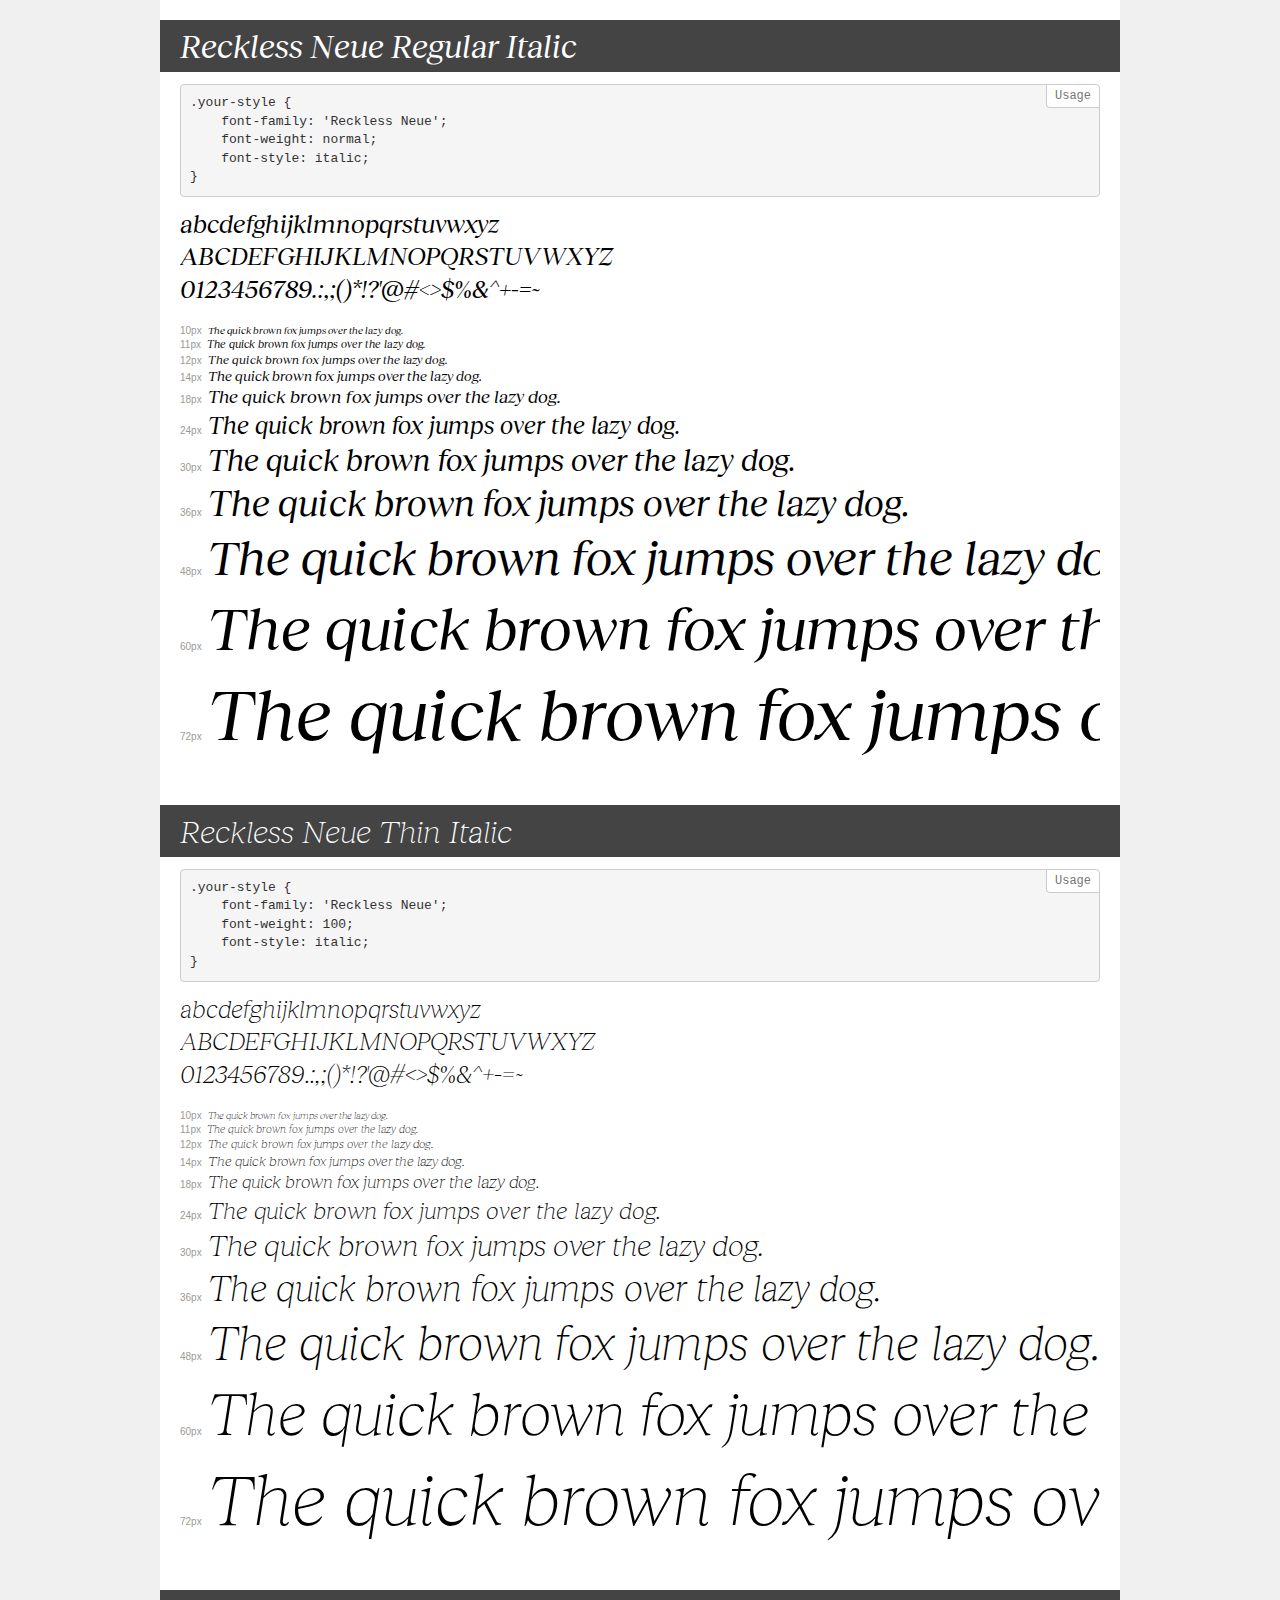
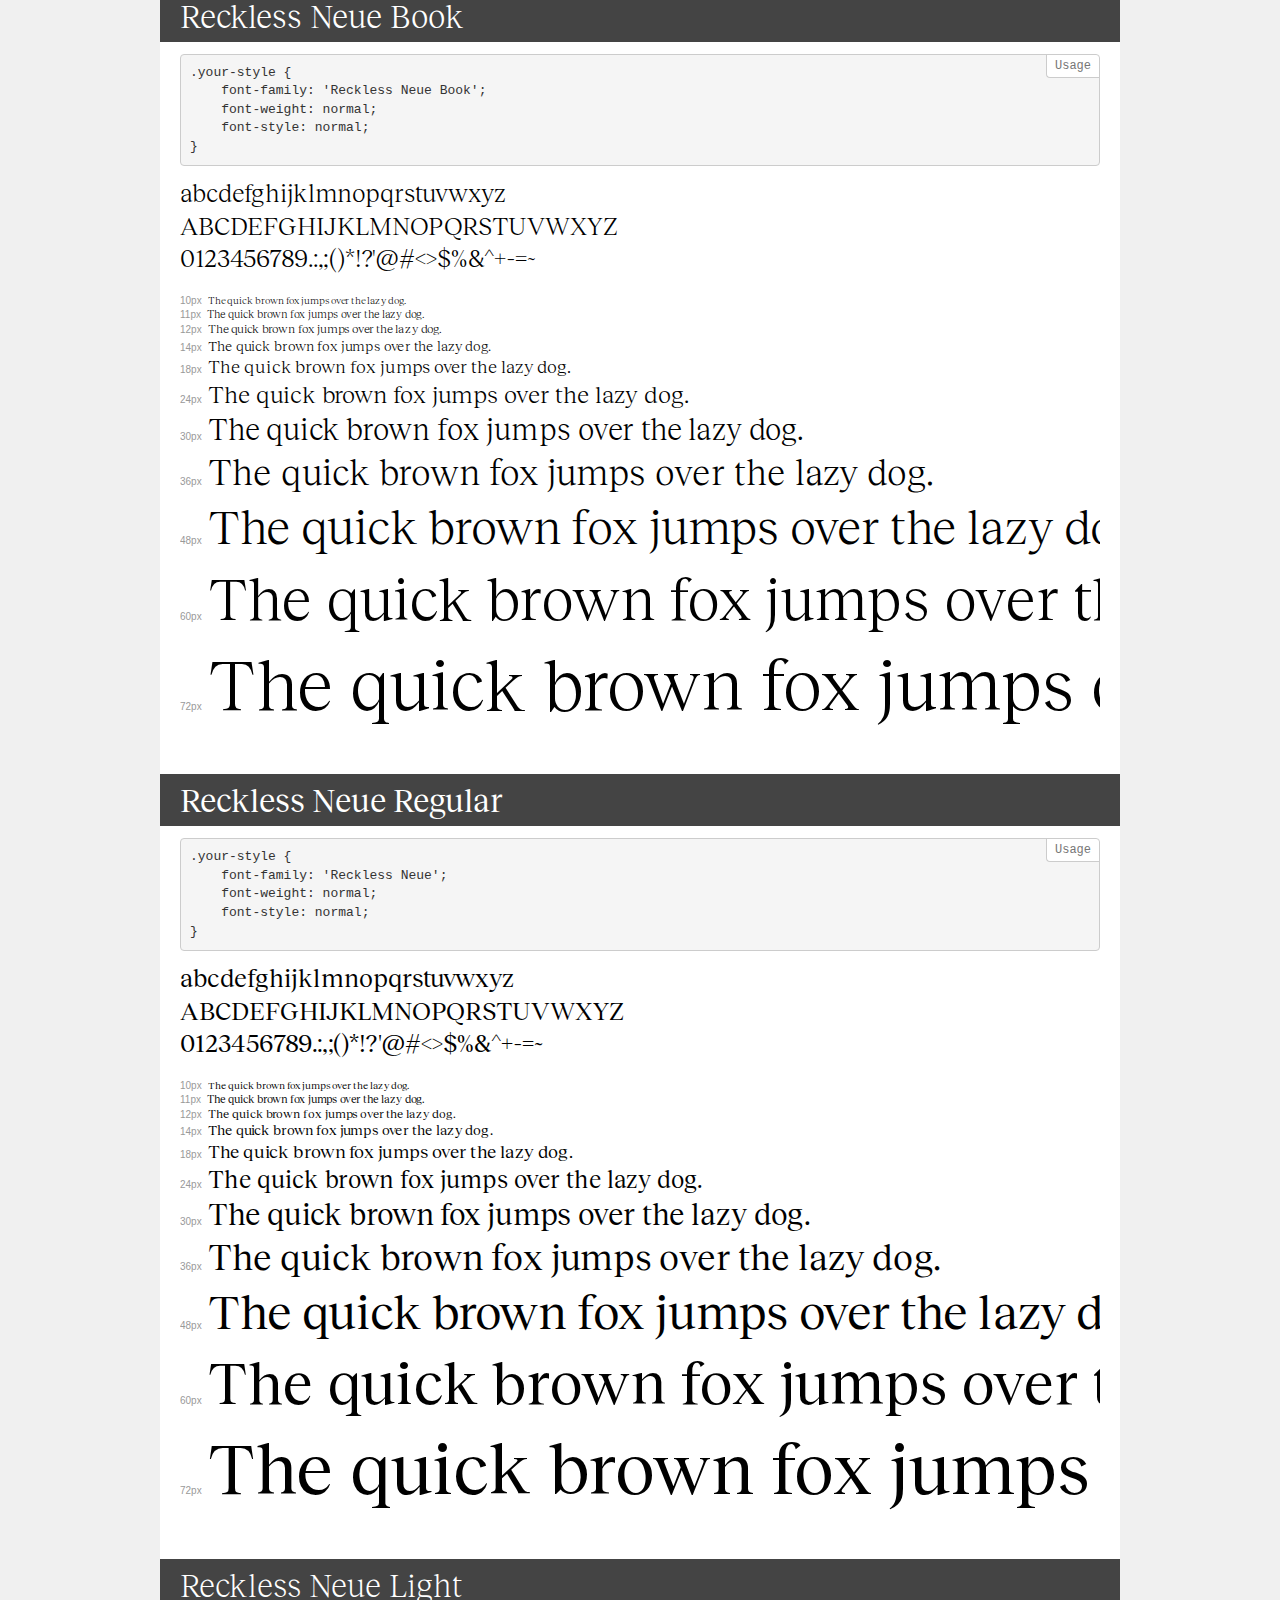
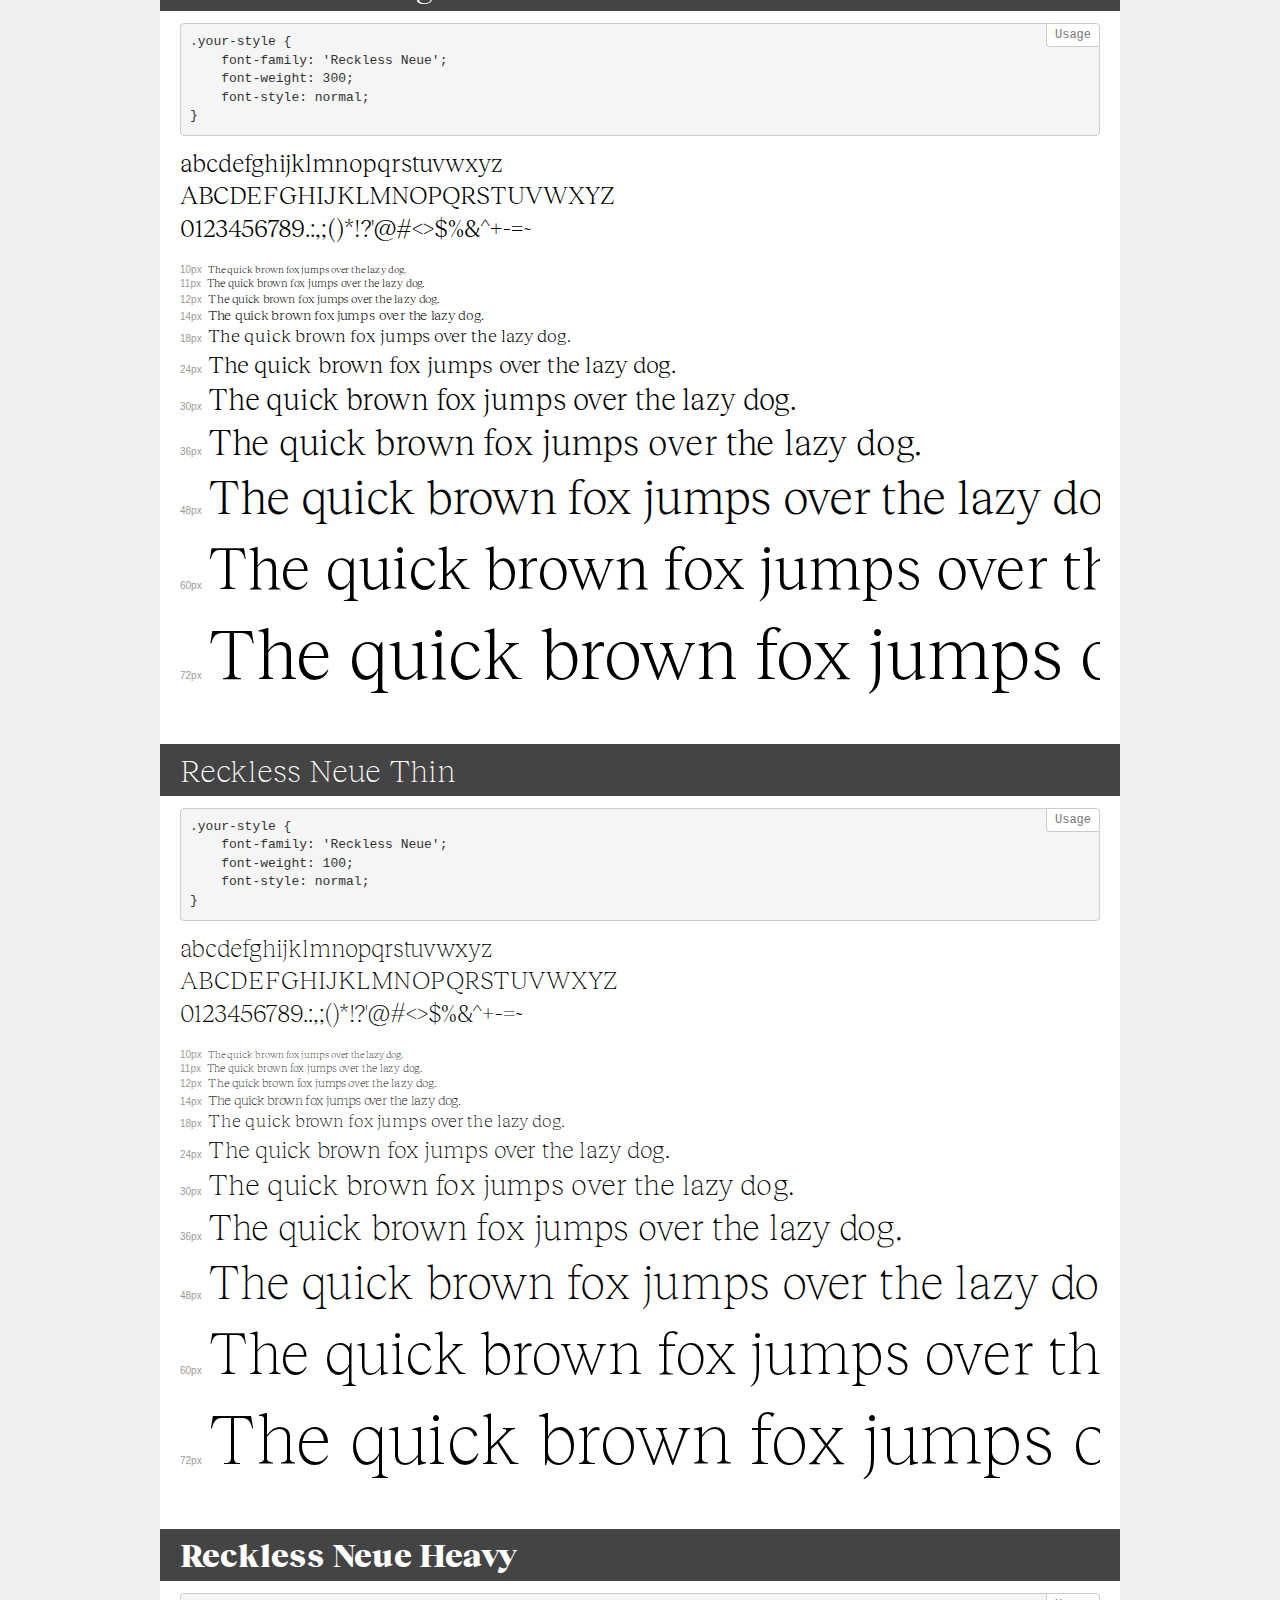
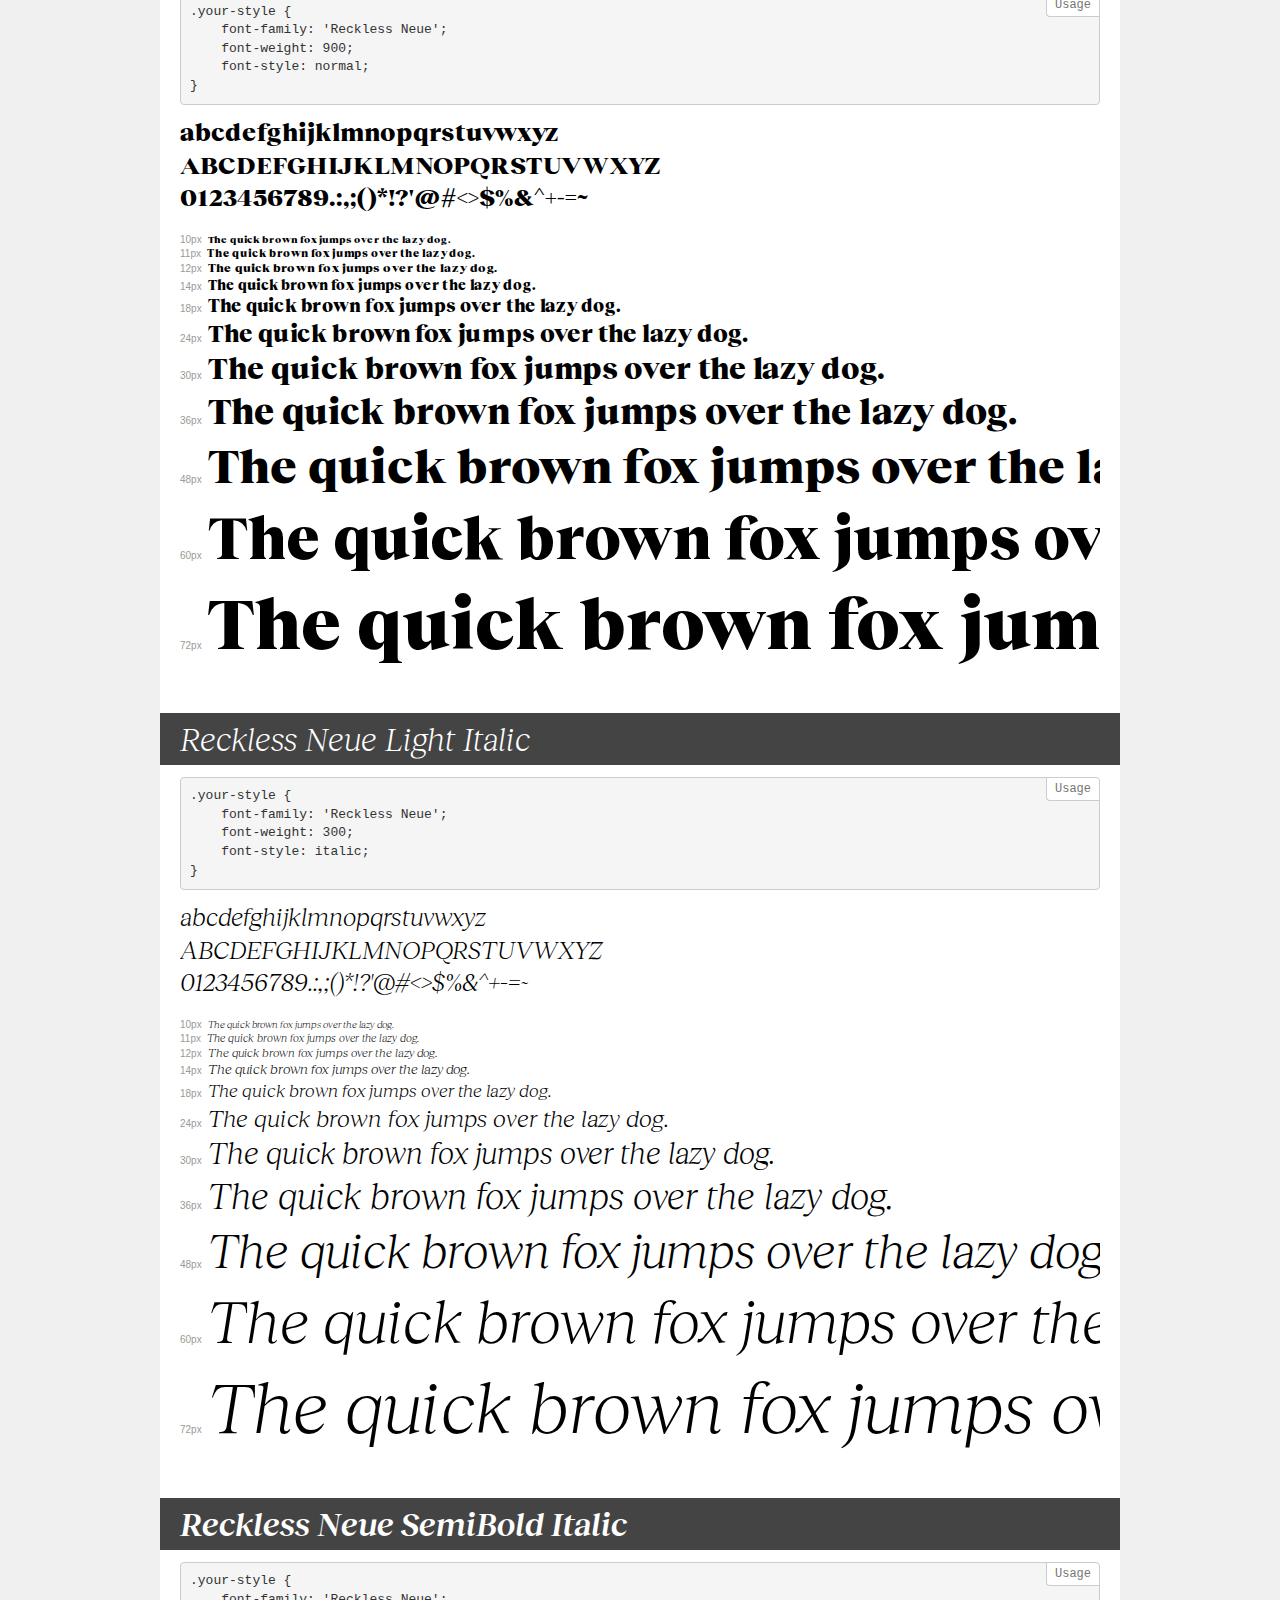
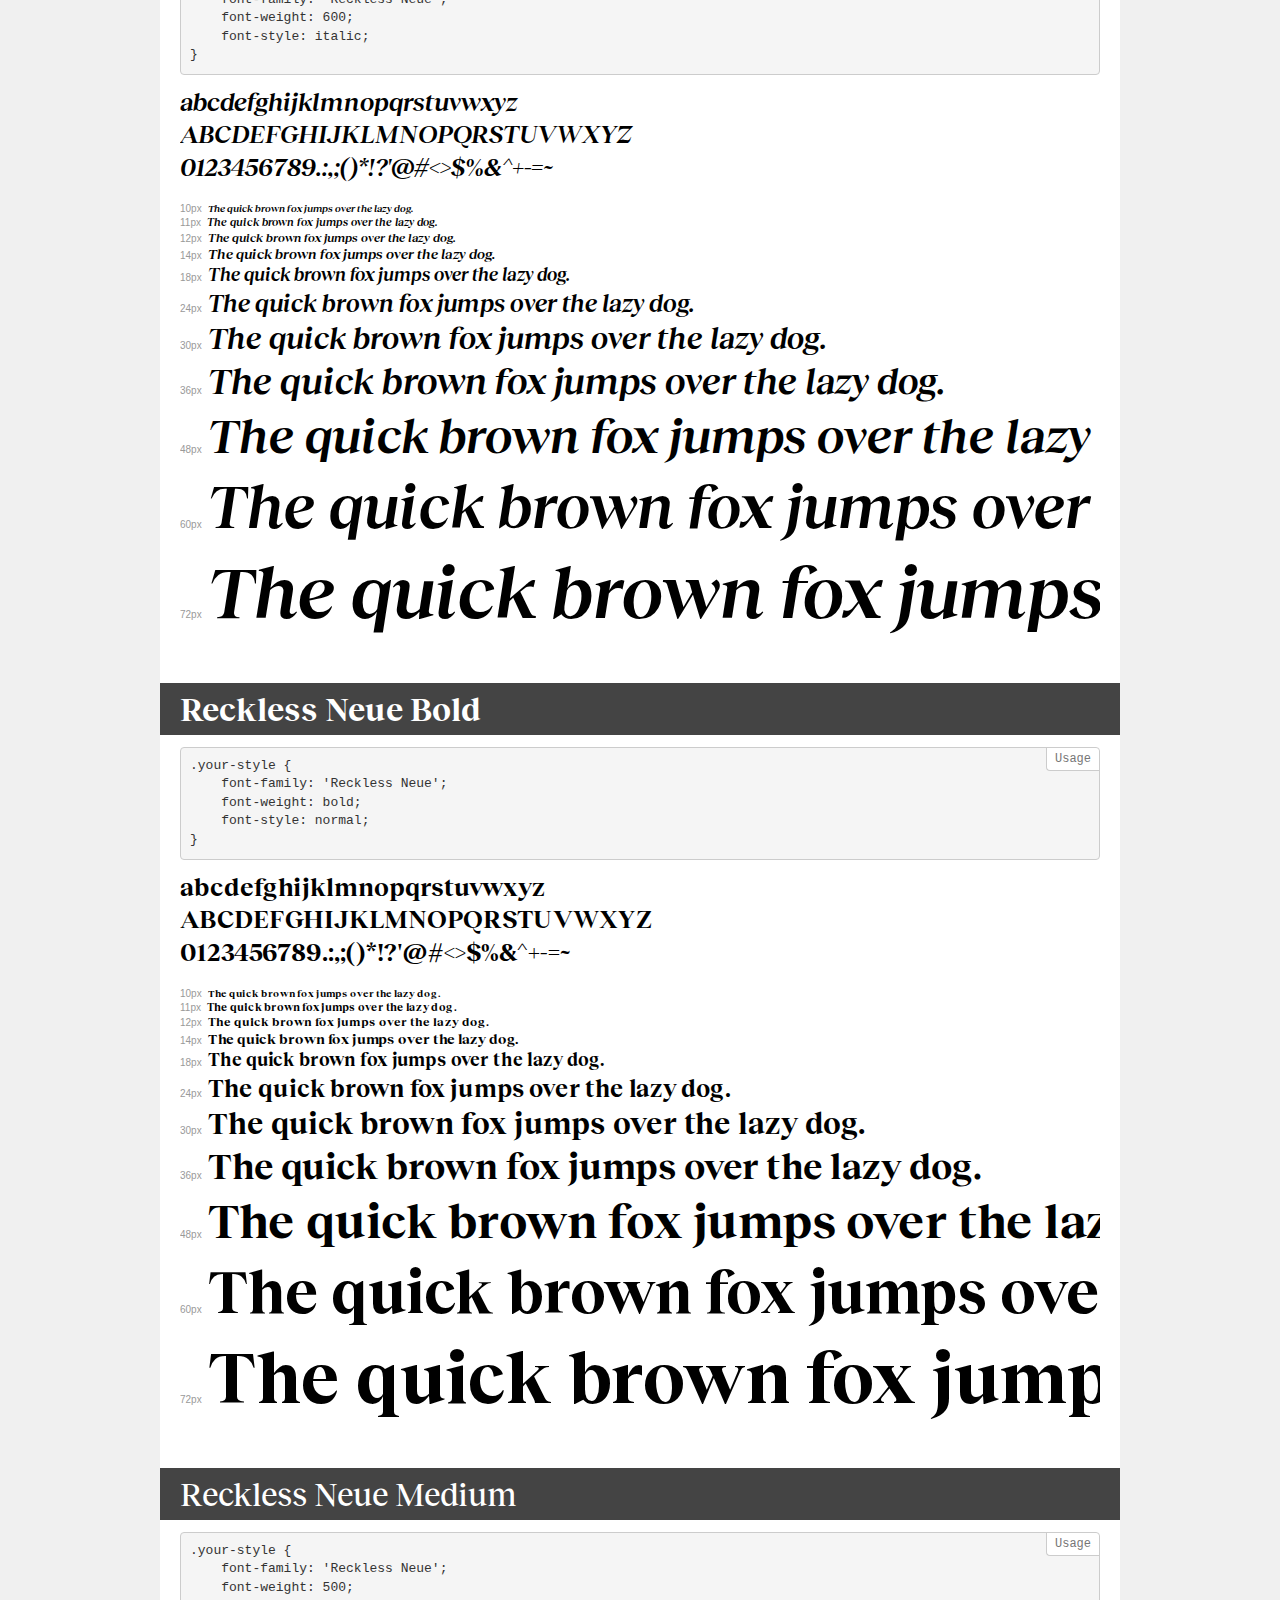
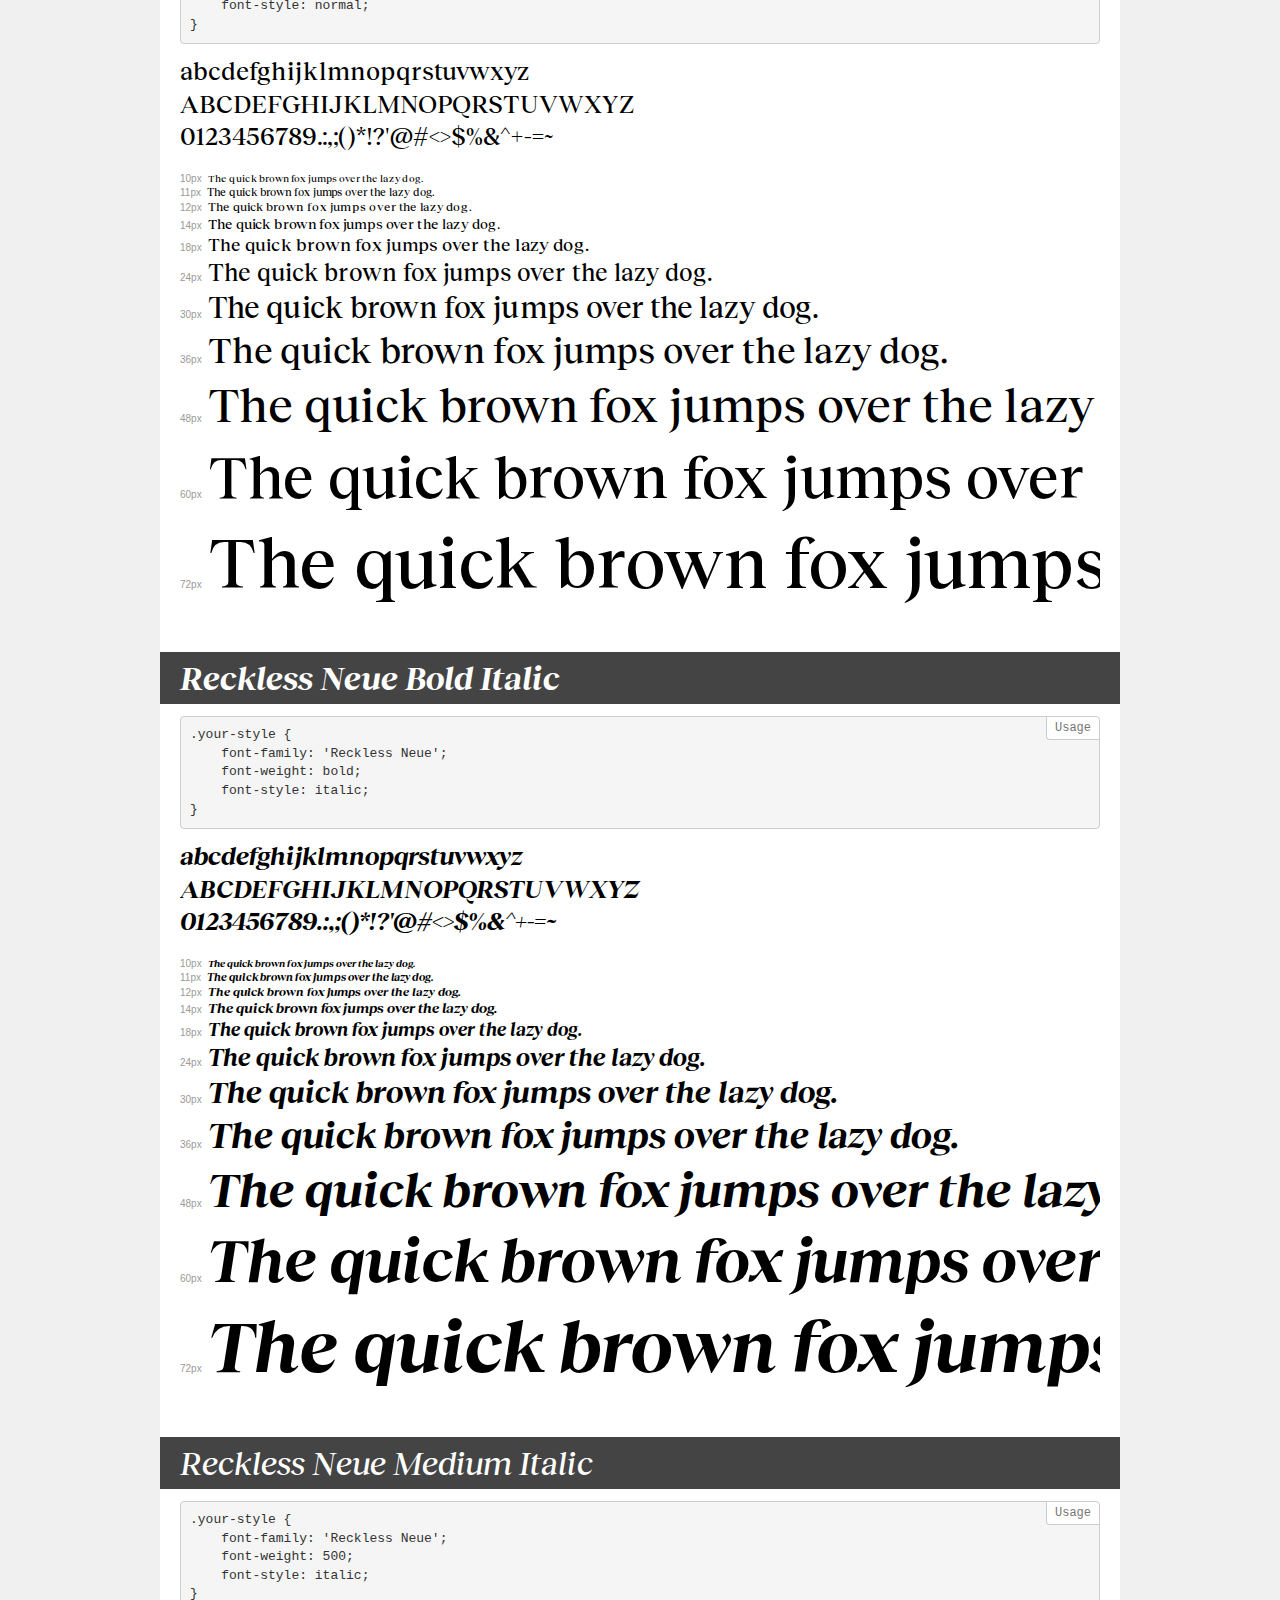
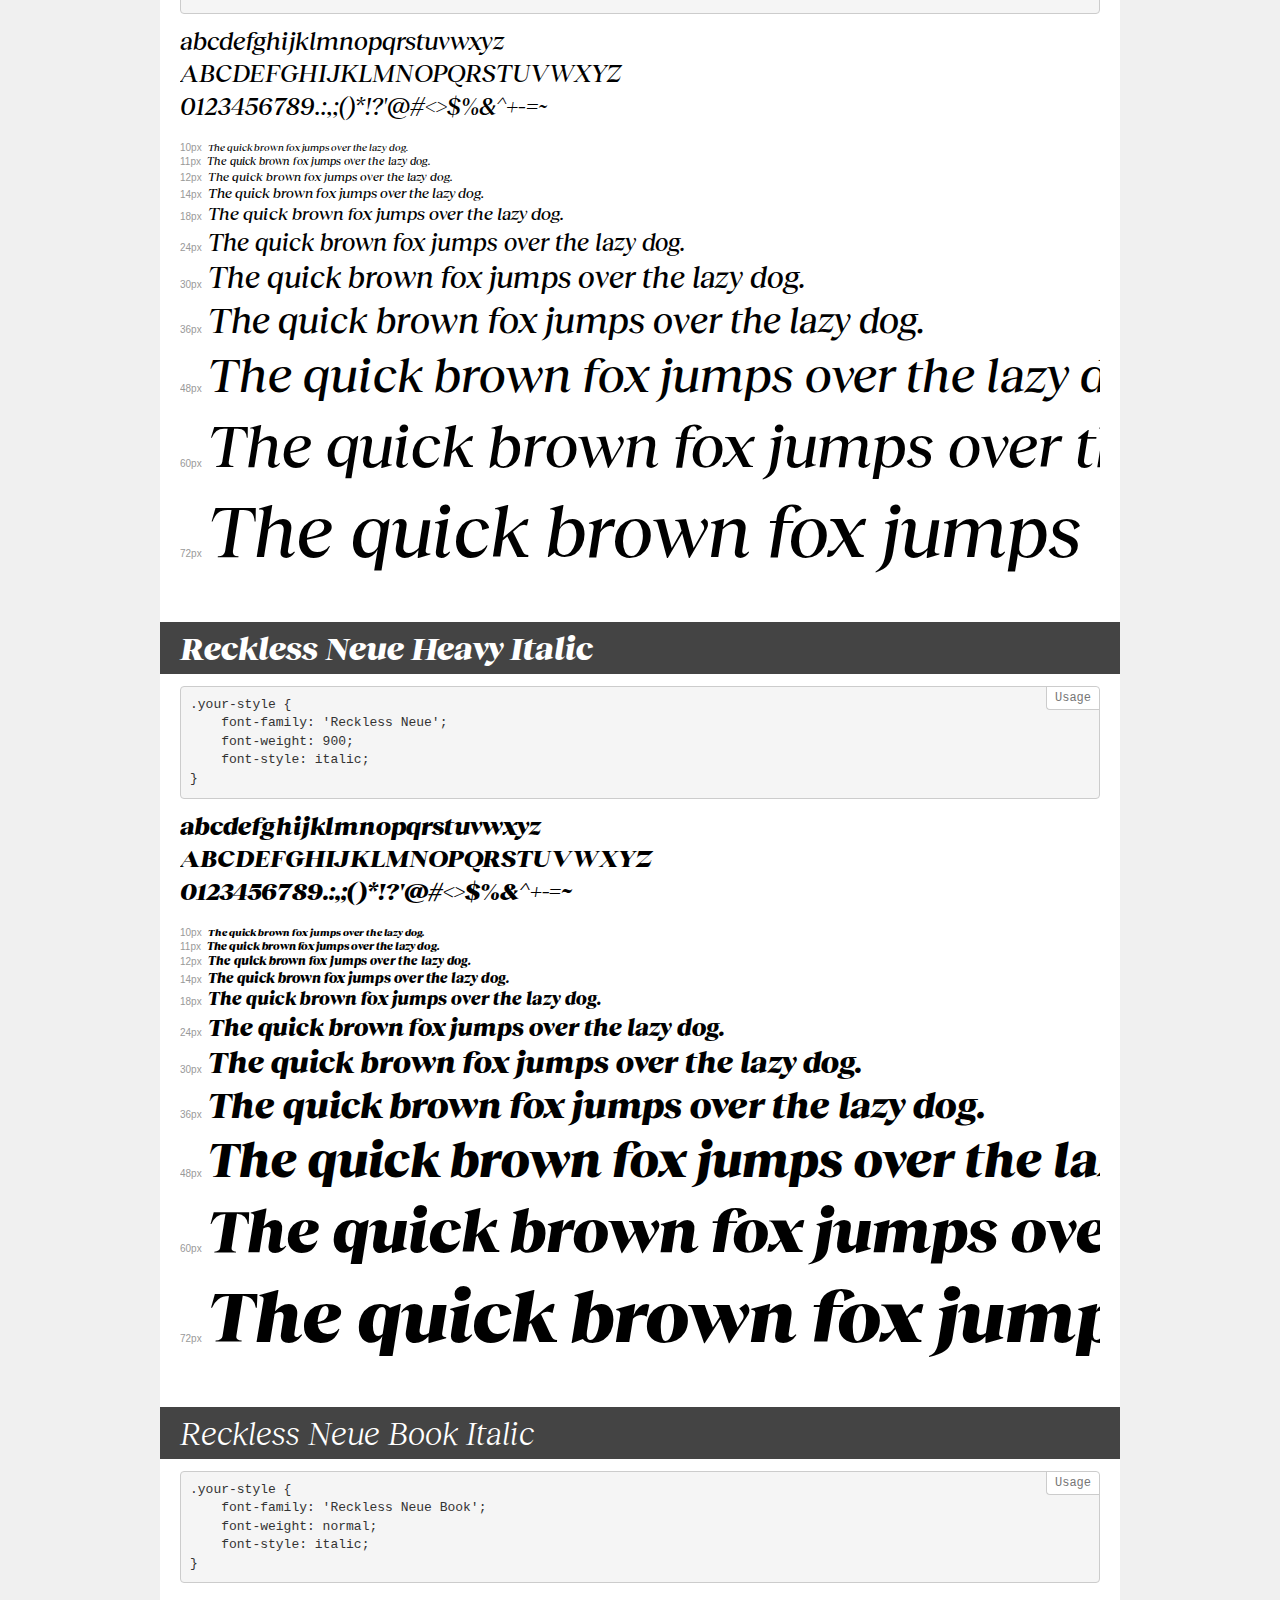
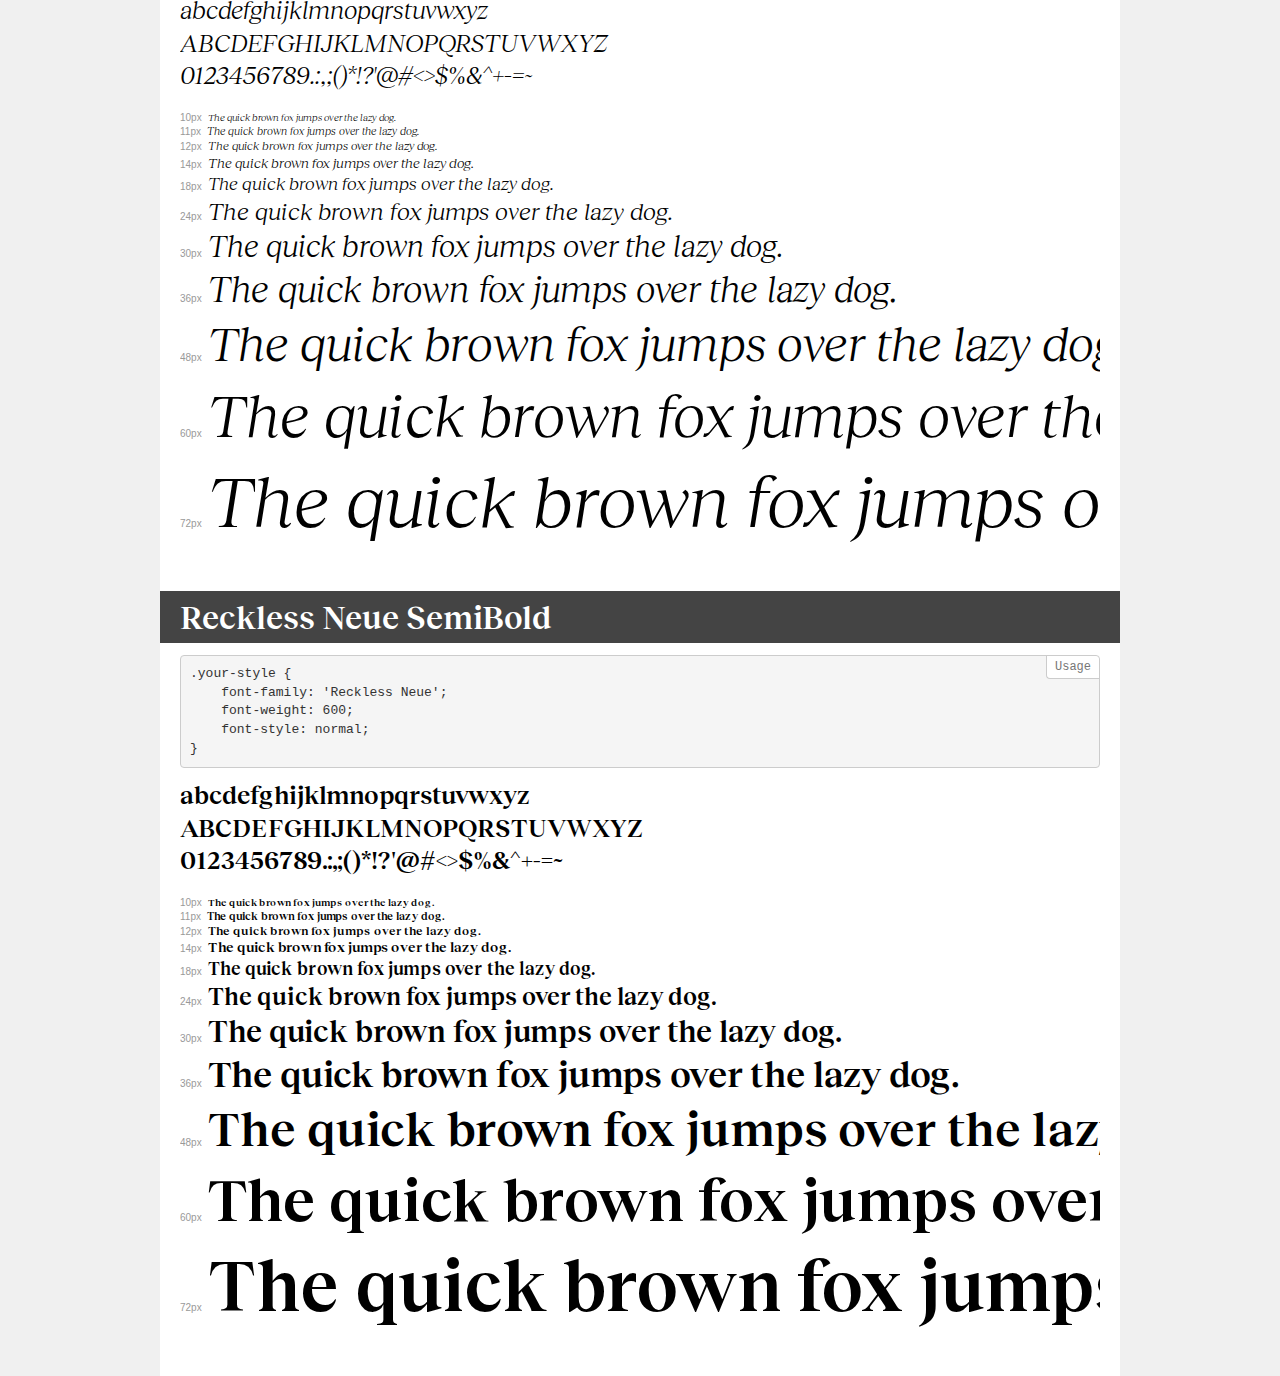
<file: p2/fonts/reckless/demo.html>
<!DOCTYPE html>
<html lang="en">
<head>
    <meta charset="utf-8">
    <meta http-equiv="X-UA-Compatible" content="IE=edge">
    <meta name="viewport" content="width=device-width, initial-scale=1">
    <meta name="robots" content="noindex, noarchive">
    <meta name="format-detection" content="telephone=no">
    <title>Transfonter demo</title>
    <link href="stylesheet.css" rel="stylesheet">
    <style>
        /*
        http://meyerweb.com/eric/tools/css/reset/
        v2.0 | 20110126
        License: none (public domain)
        */
        html, body, div, span, applet, object, iframe,
        h1, h2, h3, h4, h5, h6, p, blockquote, pre,
        a, abbr, acronym, address, big, cite, code,
        del, dfn, em, img, ins, kbd, q, s, samp,
        small, strike, strong, sub, sup, tt, var,
        b, u, i, center,
        dl, dt, dd, ol, ul, li,
        fieldset, form, label, legend,
        table, caption, tbody, tfoot, thead, tr, th, td,
        article, aside, canvas, details, embed,
        figure, figcaption, footer, header, hgroup,
        menu, nav, output, ruby, section, summary,
        time, mark, audio, video {
            margin: 0;
            padding: 0;
            border: 0;
            font-size: 100%;
            font: inherit;
            vertical-align: baseline;
        }
        /* HTML5 display-role reset for older browsers */
        article, aside, details, figcaption, figure,
        footer, header, hgroup, menu, nav, section {
            display: block;
        }
        body {
            line-height: 1;
        }
        ol, ul {
            list-style: none;
        }
        blockquote, q {
            quotes: none;
        }
        blockquote:before, blockquote:after,
        q:before, q:after {
            content: '';
            content: none;
        }
        table {
            border-collapse: collapse;
            border-spacing: 0;
        }
        /* demo styles */
        body {
            background: #f0f0f0;
            color: #000;
        }
        .page {
            background: #fff;
            width: 920px;
            margin: 0 auto;
            padding: 20px 20px 0 20px;
            overflow: hidden;
        }
        .font-container {
            overflow-x: auto;
            overflow-y: hidden;
            margin-bottom: 40px;
            line-height: 1.3;
            white-space: nowrap;
            padding-bottom: 5px;
        }
        h1 {
            position: relative;
            background: #444;
            font-size: 32px;
            color: #fff;
            padding: 10px 20px;
            margin: 0 -20px 12px -20px;
        }
        .letters {
            font-size: 25px;
            margin-bottom: 20px;
        }
        .s10:before {
            content: '10px';
        }
        .s11:before {
            content: '11px';
        }
        .s12:before {
            content: '12px';
        }
        .s14:before {
            content: '14px';
        }
        .s18:before {
            content: '18px';
        }
        .s24:before {
            content: '24px';
        }
        .s30:before {
            content: '30px';
        }
        .s36:before {
            content: '36px';
        }
        .s48:before {
            content: '48px';
        }
        .s60:before {
            content: '60px';
        }
        .s72:before {
            content: '72px';
        }
        .s10:before, .s11:before, .s12:before, .s14:before,
        .s18:before, .s24:before, .s30:before, .s36:before,
        .s48:before, .s60:before, .s72:before {
            font-family: Arial, sans-serif;
            font-size: 10px;
            font-weight: normal;
            font-style: normal;
            color: #999;
            padding-right: 6px;
        }
        pre {
            display: block;
            position: relative;
            padding: 9px;
            margin: 0 0 10px;
            font-family: Monaco, Menlo, Consolas, "Courier New", monospace;
            font-size: 13px;
            line-height: 1.428571429;
            color: #333;
            font-weight: normal;
            font-style: normal;
            background-color: #f5f5f5;
            border: 1px solid #ccc;
            overflow-x: auto;
            border-radius: 4px;
        }
        pre:after {
            display: block;
            position: absolute;
            right: 0;
            top: 0;
            content: 'Usage';
            line-height: 1;
            padding: 5px 8px;
            font-size: 12px;
            color: #767676;
            background-color: #fff;
            border: 1px solid #ccc;
            border-right: none;
            border-top: none;
            border-radius: 0 4px 0 4px;
            z-index: 10;
        }
        /* responsive */
        @media (max-width: 959px) {
            .page {
                width: auto;
                margin: 0;
            }
        }
    </style>
</head>
<body>
<div class="page">
    <div class="demo">
        <h1 style="font-family: 'Reckless Neue'; font-weight: normal; font-style: italic;">Reckless Neue Regular Italic</h1>
        <pre>.your-style {
    font-family: 'Reckless Neue';
    font-weight: normal;
    font-style: italic;
}</pre>
        <div class="font-container" style="font-family: 'Reckless Neue'; font-weight: normal; font-style: italic;">
            <p class="letters">
                abcdefghijklmnopqrstuvwxyz<br>
ABCDEFGHIJKLMNOPQRSTUVWXYZ<br>
                0123456789.:,;()*!?'@#<>$%&^+-=~
            </p>
            <p class="s10" style="font-size: 10px;">The quick brown fox jumps over the lazy dog.</p>
            <p class="s11" style="font-size: 11px;">The quick brown fox jumps over the lazy dog.</p>
            <p class="s12" style="font-size: 12px;">The quick brown fox jumps over the lazy dog.</p>
            <p class="s14" style="font-size: 14px;">The quick brown fox jumps over the lazy dog.</p>
            <p class="s18" style="font-size: 18px;">The quick brown fox jumps over the lazy dog.</p>
            <p class="s24" style="font-size: 24px;">The quick brown fox jumps over the lazy dog.</p>
            <p class="s30" style="font-size: 30px;">The quick brown fox jumps over the lazy dog.</p>
            <p class="s36" style="font-size: 36px;">The quick brown fox jumps over the lazy dog.</p>
            <p class="s48" style="font-size: 48px;">The quick brown fox jumps over the lazy dog.</p>
            <p class="s60" style="font-size: 60px;">The quick brown fox jumps over the lazy dog.</p>
            <p class="s72" style="font-size: 72px;">The quick brown fox jumps over the lazy dog.</p>
        </div>
    </div>
    <div class="demo">
        <h1 style="font-family: 'Reckless Neue'; font-weight: 100; font-style: italic;">Reckless Neue Thin Italic</h1>
        <pre>.your-style {
    font-family: 'Reckless Neue';
    font-weight: 100;
    font-style: italic;
}</pre>
        <div class="font-container" style="font-family: 'Reckless Neue'; font-weight: 100; font-style: italic;">
            <p class="letters">
                abcdefghijklmnopqrstuvwxyz<br>
ABCDEFGHIJKLMNOPQRSTUVWXYZ<br>
                0123456789.:,;()*!?'@#<>$%&^+-=~
            </p>
            <p class="s10" style="font-size: 10px;">The quick brown fox jumps over the lazy dog.</p>
            <p class="s11" style="font-size: 11px;">The quick brown fox jumps over the lazy dog.</p>
            <p class="s12" style="font-size: 12px;">The quick brown fox jumps over the lazy dog.</p>
            <p class="s14" style="font-size: 14px;">The quick brown fox jumps over the lazy dog.</p>
            <p class="s18" style="font-size: 18px;">The quick brown fox jumps over the lazy dog.</p>
            <p class="s24" style="font-size: 24px;">The quick brown fox jumps over the lazy dog.</p>
            <p class="s30" style="font-size: 30px;">The quick brown fox jumps over the lazy dog.</p>
            <p class="s36" style="font-size: 36px;">The quick brown fox jumps over the lazy dog.</p>
            <p class="s48" style="font-size: 48px;">The quick brown fox jumps over the lazy dog.</p>
            <p class="s60" style="font-size: 60px;">The quick brown fox jumps over the lazy dog.</p>
            <p class="s72" style="font-size: 72px;">The quick brown fox jumps over the lazy dog.</p>
        </div>
    </div>
    <div class="demo">
        <h1 style="font-family: 'Reckless Neue Book'; font-weight: normal; font-style: normal;">Reckless Neue Book</h1>
        <pre>.your-style {
    font-family: 'Reckless Neue Book';
    font-weight: normal;
    font-style: normal;
}</pre>
        <div class="font-container" style="font-family: 'Reckless Neue Book'; font-weight: normal; font-style: normal;">
            <p class="letters">
                abcdefghijklmnopqrstuvwxyz<br>
ABCDEFGHIJKLMNOPQRSTUVWXYZ<br>
                0123456789.:,;()*!?'@#<>$%&^+-=~
            </p>
            <p class="s10" style="font-size: 10px;">The quick brown fox jumps over the lazy dog.</p>
            <p class="s11" style="font-size: 11px;">The quick brown fox jumps over the lazy dog.</p>
            <p class="s12" style="font-size: 12px;">The quick brown fox jumps over the lazy dog.</p>
            <p class="s14" style="font-size: 14px;">The quick brown fox jumps over the lazy dog.</p>
            <p class="s18" style="font-size: 18px;">The quick brown fox jumps over the lazy dog.</p>
            <p class="s24" style="font-size: 24px;">The quick brown fox jumps over the lazy dog.</p>
            <p class="s30" style="font-size: 30px;">The quick brown fox jumps over the lazy dog.</p>
            <p class="s36" style="font-size: 36px;">The quick brown fox jumps over the lazy dog.</p>
            <p class="s48" style="font-size: 48px;">The quick brown fox jumps over the lazy dog.</p>
            <p class="s60" style="font-size: 60px;">The quick brown fox jumps over the lazy dog.</p>
            <p class="s72" style="font-size: 72px;">The quick brown fox jumps over the lazy dog.</p>
        </div>
    </div>
    <div class="demo">
        <h1 style="font-family: 'Reckless Neue'; font-weight: normal; font-style: normal;">Reckless Neue Regular</h1>
        <pre>.your-style {
    font-family: 'Reckless Neue';
    font-weight: normal;
    font-style: normal;
}</pre>
        <div class="font-container" style="font-family: 'Reckless Neue'; font-weight: normal; font-style: normal;">
            <p class="letters">
                abcdefghijklmnopqrstuvwxyz<br>
ABCDEFGHIJKLMNOPQRSTUVWXYZ<br>
                0123456789.:,;()*!?'@#<>$%&^+-=~
            </p>
            <p class="s10" style="font-size: 10px;">The quick brown fox jumps over the lazy dog.</p>
            <p class="s11" style="font-size: 11px;">The quick brown fox jumps over the lazy dog.</p>
            <p class="s12" style="font-size: 12px;">The quick brown fox jumps over the lazy dog.</p>
            <p class="s14" style="font-size: 14px;">The quick brown fox jumps over the lazy dog.</p>
            <p class="s18" style="font-size: 18px;">The quick brown fox jumps over the lazy dog.</p>
            <p class="s24" style="font-size: 24px;">The quick brown fox jumps over the lazy dog.</p>
            <p class="s30" style="font-size: 30px;">The quick brown fox jumps over the lazy dog.</p>
            <p class="s36" style="font-size: 36px;">The quick brown fox jumps over the lazy dog.</p>
            <p class="s48" style="font-size: 48px;">The quick brown fox jumps over the lazy dog.</p>
            <p class="s60" style="font-size: 60px;">The quick brown fox jumps over the lazy dog.</p>
            <p class="s72" style="font-size: 72px;">The quick brown fox jumps over the lazy dog.</p>
        </div>
    </div>
    <div class="demo">
        <h1 style="font-family: 'Reckless Neue'; font-weight: 300; font-style: normal;">Reckless Neue Light</h1>
        <pre>.your-style {
    font-family: 'Reckless Neue';
    font-weight: 300;
    font-style: normal;
}</pre>
        <div class="font-container" style="font-family: 'Reckless Neue'; font-weight: 300; font-style: normal;">
            <p class="letters">
                abcdefghijklmnopqrstuvwxyz<br>
ABCDEFGHIJKLMNOPQRSTUVWXYZ<br>
                0123456789.:,;()*!?'@#<>$%&^+-=~
            </p>
            <p class="s10" style="font-size: 10px;">The quick brown fox jumps over the lazy dog.</p>
            <p class="s11" style="font-size: 11px;">The quick brown fox jumps over the lazy dog.</p>
            <p class="s12" style="font-size: 12px;">The quick brown fox jumps over the lazy dog.</p>
            <p class="s14" style="font-size: 14px;">The quick brown fox jumps over the lazy dog.</p>
            <p class="s18" style="font-size: 18px;">The quick brown fox jumps over the lazy dog.</p>
            <p class="s24" style="font-size: 24px;">The quick brown fox jumps over the lazy dog.</p>
            <p class="s30" style="font-size: 30px;">The quick brown fox jumps over the lazy dog.</p>
            <p class="s36" style="font-size: 36px;">The quick brown fox jumps over the lazy dog.</p>
            <p class="s48" style="font-size: 48px;">The quick brown fox jumps over the lazy dog.</p>
            <p class="s60" style="font-size: 60px;">The quick brown fox jumps over the lazy dog.</p>
            <p class="s72" style="font-size: 72px;">The quick brown fox jumps over the lazy dog.</p>
        </div>
    </div>
    <div class="demo">
        <h1 style="font-family: 'Reckless Neue'; font-weight: 100; font-style: normal;">Reckless Neue Thin</h1>
        <pre>.your-style {
    font-family: 'Reckless Neue';
    font-weight: 100;
    font-style: normal;
}</pre>
        <div class="font-container" style="font-family: 'Reckless Neue'; font-weight: 100; font-style: normal;">
            <p class="letters">
                abcdefghijklmnopqrstuvwxyz<br>
ABCDEFGHIJKLMNOPQRSTUVWXYZ<br>
                0123456789.:,;()*!?'@#<>$%&^+-=~
            </p>
            <p class="s10" style="font-size: 10px;">The quick brown fox jumps over the lazy dog.</p>
            <p class="s11" style="font-size: 11px;">The quick brown fox jumps over the lazy dog.</p>
            <p class="s12" style="font-size: 12px;">The quick brown fox jumps over the lazy dog.</p>
            <p class="s14" style="font-size: 14px;">The quick brown fox jumps over the lazy dog.</p>
            <p class="s18" style="font-size: 18px;">The quick brown fox jumps over the lazy dog.</p>
            <p class="s24" style="font-size: 24px;">The quick brown fox jumps over the lazy dog.</p>
            <p class="s30" style="font-size: 30px;">The quick brown fox jumps over the lazy dog.</p>
            <p class="s36" style="font-size: 36px;">The quick brown fox jumps over the lazy dog.</p>
            <p class="s48" style="font-size: 48px;">The quick brown fox jumps over the lazy dog.</p>
            <p class="s60" style="font-size: 60px;">The quick brown fox jumps over the lazy dog.</p>
            <p class="s72" style="font-size: 72px;">The quick brown fox jumps over the lazy dog.</p>
        </div>
    </div>
    <div class="demo">
        <h1 style="font-family: 'Reckless Neue'; font-weight: 900; font-style: normal;">Reckless Neue Heavy</h1>
        <pre>.your-style {
    font-family: 'Reckless Neue';
    font-weight: 900;
    font-style: normal;
}</pre>
        <div class="font-container" style="font-family: 'Reckless Neue'; font-weight: 900; font-style: normal;">
            <p class="letters">
                abcdefghijklmnopqrstuvwxyz<br>
ABCDEFGHIJKLMNOPQRSTUVWXYZ<br>
                0123456789.:,;()*!?'@#<>$%&^+-=~
            </p>
            <p class="s10" style="font-size: 10px;">The quick brown fox jumps over the lazy dog.</p>
            <p class="s11" style="font-size: 11px;">The quick brown fox jumps over the lazy dog.</p>
            <p class="s12" style="font-size: 12px;">The quick brown fox jumps over the lazy dog.</p>
            <p class="s14" style="font-size: 14px;">The quick brown fox jumps over the lazy dog.</p>
            <p class="s18" style="font-size: 18px;">The quick brown fox jumps over the lazy dog.</p>
            <p class="s24" style="font-size: 24px;">The quick brown fox jumps over the lazy dog.</p>
            <p class="s30" style="font-size: 30px;">The quick brown fox jumps over the lazy dog.</p>
            <p class="s36" style="font-size: 36px;">The quick brown fox jumps over the lazy dog.</p>
            <p class="s48" style="font-size: 48px;">The quick brown fox jumps over the lazy dog.</p>
            <p class="s60" style="font-size: 60px;">The quick brown fox jumps over the lazy dog.</p>
            <p class="s72" style="font-size: 72px;">The quick brown fox jumps over the lazy dog.</p>
        </div>
    </div>
    <div class="demo">
        <h1 style="font-family: 'Reckless Neue'; font-weight: 300; font-style: italic;">Reckless Neue Light Italic</h1>
        <pre>.your-style {
    font-family: 'Reckless Neue';
    font-weight: 300;
    font-style: italic;
}</pre>
        <div class="font-container" style="font-family: 'Reckless Neue'; font-weight: 300; font-style: italic;">
            <p class="letters">
                abcdefghijklmnopqrstuvwxyz<br>
ABCDEFGHIJKLMNOPQRSTUVWXYZ<br>
                0123456789.:,;()*!?'@#<>$%&^+-=~
            </p>
            <p class="s10" style="font-size: 10px;">The quick brown fox jumps over the lazy dog.</p>
            <p class="s11" style="font-size: 11px;">The quick brown fox jumps over the lazy dog.</p>
            <p class="s12" style="font-size: 12px;">The quick brown fox jumps over the lazy dog.</p>
            <p class="s14" style="font-size: 14px;">The quick brown fox jumps over the lazy dog.</p>
            <p class="s18" style="font-size: 18px;">The quick brown fox jumps over the lazy dog.</p>
            <p class="s24" style="font-size: 24px;">The quick brown fox jumps over the lazy dog.</p>
            <p class="s30" style="font-size: 30px;">The quick brown fox jumps over the lazy dog.</p>
            <p class="s36" style="font-size: 36px;">The quick brown fox jumps over the lazy dog.</p>
            <p class="s48" style="font-size: 48px;">The quick brown fox jumps over the lazy dog.</p>
            <p class="s60" style="font-size: 60px;">The quick brown fox jumps over the lazy dog.</p>
            <p class="s72" style="font-size: 72px;">The quick brown fox jumps over the lazy dog.</p>
        </div>
    </div>
    <div class="demo">
        <h1 style="font-family: 'Reckless Neue'; font-weight: 600; font-style: italic;">Reckless Neue SemiBold Italic</h1>
        <pre>.your-style {
    font-family: 'Reckless Neue';
    font-weight: 600;
    font-style: italic;
}</pre>
        <div class="font-container" style="font-family: 'Reckless Neue'; font-weight: 600; font-style: italic;">
            <p class="letters">
                abcdefghijklmnopqrstuvwxyz<br>
ABCDEFGHIJKLMNOPQRSTUVWXYZ<br>
                0123456789.:,;()*!?'@#<>$%&^+-=~
            </p>
            <p class="s10" style="font-size: 10px;">The quick brown fox jumps over the lazy dog.</p>
            <p class="s11" style="font-size: 11px;">The quick brown fox jumps over the lazy dog.</p>
            <p class="s12" style="font-size: 12px;">The quick brown fox jumps over the lazy dog.</p>
            <p class="s14" style="font-size: 14px;">The quick brown fox jumps over the lazy dog.</p>
            <p class="s18" style="font-size: 18px;">The quick brown fox jumps over the lazy dog.</p>
            <p class="s24" style="font-size: 24px;">The quick brown fox jumps over the lazy dog.</p>
            <p class="s30" style="font-size: 30px;">The quick brown fox jumps over the lazy dog.</p>
            <p class="s36" style="font-size: 36px;">The quick brown fox jumps over the lazy dog.</p>
            <p class="s48" style="font-size: 48px;">The quick brown fox jumps over the lazy dog.</p>
            <p class="s60" style="font-size: 60px;">The quick brown fox jumps over the lazy dog.</p>
            <p class="s72" style="font-size: 72px;">The quick brown fox jumps over the lazy dog.</p>
        </div>
    </div>
    <div class="demo">
        <h1 style="font-family: 'Reckless Neue'; font-weight: bold; font-style: normal;">Reckless Neue Bold</h1>
        <pre>.your-style {
    font-family: 'Reckless Neue';
    font-weight: bold;
    font-style: normal;
}</pre>
        <div class="font-container" style="font-family: 'Reckless Neue'; font-weight: bold; font-style: normal;">
            <p class="letters">
                abcdefghijklmnopqrstuvwxyz<br>
ABCDEFGHIJKLMNOPQRSTUVWXYZ<br>
                0123456789.:,;()*!?'@#<>$%&^+-=~
            </p>
            <p class="s10" style="font-size: 10px;">The quick brown fox jumps over the lazy dog.</p>
            <p class="s11" style="font-size: 11px;">The quick brown fox jumps over the lazy dog.</p>
            <p class="s12" style="font-size: 12px;">The quick brown fox jumps over the lazy dog.</p>
            <p class="s14" style="font-size: 14px;">The quick brown fox jumps over the lazy dog.</p>
            <p class="s18" style="font-size: 18px;">The quick brown fox jumps over the lazy dog.</p>
            <p class="s24" style="font-size: 24px;">The quick brown fox jumps over the lazy dog.</p>
            <p class="s30" style="font-size: 30px;">The quick brown fox jumps over the lazy dog.</p>
            <p class="s36" style="font-size: 36px;">The quick brown fox jumps over the lazy dog.</p>
            <p class="s48" style="font-size: 48px;">The quick brown fox jumps over the lazy dog.</p>
            <p class="s60" style="font-size: 60px;">The quick brown fox jumps over the lazy dog.</p>
            <p class="s72" style="font-size: 72px;">The quick brown fox jumps over the lazy dog.</p>
        </div>
    </div>
    <div class="demo">
        <h1 style="font-family: 'Reckless Neue'; font-weight: 500; font-style: normal;">Reckless Neue Medium</h1>
        <pre>.your-style {
    font-family: 'Reckless Neue';
    font-weight: 500;
    font-style: normal;
}</pre>
        <div class="font-container" style="font-family: 'Reckless Neue'; font-weight: 500; font-style: normal;">
            <p class="letters">
                abcdefghijklmnopqrstuvwxyz<br>
ABCDEFGHIJKLMNOPQRSTUVWXYZ<br>
                0123456789.:,;()*!?'@#<>$%&^+-=~
            </p>
            <p class="s10" style="font-size: 10px;">The quick brown fox jumps over the lazy dog.</p>
            <p class="s11" style="font-size: 11px;">The quick brown fox jumps over the lazy dog.</p>
            <p class="s12" style="font-size: 12px;">The quick brown fox jumps over the lazy dog.</p>
            <p class="s14" style="font-size: 14px;">The quick brown fox jumps over the lazy dog.</p>
            <p class="s18" style="font-size: 18px;">The quick brown fox jumps over the lazy dog.</p>
            <p class="s24" style="font-size: 24px;">The quick brown fox jumps over the lazy dog.</p>
            <p class="s30" style="font-size: 30px;">The quick brown fox jumps over the lazy dog.</p>
            <p class="s36" style="font-size: 36px;">The quick brown fox jumps over the lazy dog.</p>
            <p class="s48" style="font-size: 48px;">The quick brown fox jumps over the lazy dog.</p>
            <p class="s60" style="font-size: 60px;">The quick brown fox jumps over the lazy dog.</p>
            <p class="s72" style="font-size: 72px;">The quick brown fox jumps over the lazy dog.</p>
        </div>
    </div>
    <div class="demo">
        <h1 style="font-family: 'Reckless Neue'; font-weight: bold; font-style: italic;">Reckless Neue Bold Italic</h1>
        <pre>.your-style {
    font-family: 'Reckless Neue';
    font-weight: bold;
    font-style: italic;
}</pre>
        <div class="font-container" style="font-family: 'Reckless Neue'; font-weight: bold; font-style: italic;">
            <p class="letters">
                abcdefghijklmnopqrstuvwxyz<br>
ABCDEFGHIJKLMNOPQRSTUVWXYZ<br>
                0123456789.:,;()*!?'@#<>$%&^+-=~
            </p>
            <p class="s10" style="font-size: 10px;">The quick brown fox jumps over the lazy dog.</p>
            <p class="s11" style="font-size: 11px;">The quick brown fox jumps over the lazy dog.</p>
            <p class="s12" style="font-size: 12px;">The quick brown fox jumps over the lazy dog.</p>
            <p class="s14" style="font-size: 14px;">The quick brown fox jumps over the lazy dog.</p>
            <p class="s18" style="font-size: 18px;">The quick brown fox jumps over the lazy dog.</p>
            <p class="s24" style="font-size: 24px;">The quick brown fox jumps over the lazy dog.</p>
            <p class="s30" style="font-size: 30px;">The quick brown fox jumps over the lazy dog.</p>
            <p class="s36" style="font-size: 36px;">The quick brown fox jumps over the lazy dog.</p>
            <p class="s48" style="font-size: 48px;">The quick brown fox jumps over the lazy dog.</p>
            <p class="s60" style="font-size: 60px;">The quick brown fox jumps over the lazy dog.</p>
            <p class="s72" style="font-size: 72px;">The quick brown fox jumps over the lazy dog.</p>
        </div>
    </div>
    <div class="demo">
        <h1 style="font-family: 'Reckless Neue'; font-weight: 500; font-style: italic;">Reckless Neue Medium Italic</h1>
        <pre>.your-style {
    font-family: 'Reckless Neue';
    font-weight: 500;
    font-style: italic;
}</pre>
        <div class="font-container" style="font-family: 'Reckless Neue'; font-weight: 500; font-style: italic;">
            <p class="letters">
                abcdefghijklmnopqrstuvwxyz<br>
ABCDEFGHIJKLMNOPQRSTUVWXYZ<br>
                0123456789.:,;()*!?'@#<>$%&^+-=~
            </p>
            <p class="s10" style="font-size: 10px;">The quick brown fox jumps over the lazy dog.</p>
            <p class="s11" style="font-size: 11px;">The quick brown fox jumps over the lazy dog.</p>
            <p class="s12" style="font-size: 12px;">The quick brown fox jumps over the lazy dog.</p>
            <p class="s14" style="font-size: 14px;">The quick brown fox jumps over the lazy dog.</p>
            <p class="s18" style="font-size: 18px;">The quick brown fox jumps over the lazy dog.</p>
            <p class="s24" style="font-size: 24px;">The quick brown fox jumps over the lazy dog.</p>
            <p class="s30" style="font-size: 30px;">The quick brown fox jumps over the lazy dog.</p>
            <p class="s36" style="font-size: 36px;">The quick brown fox jumps over the lazy dog.</p>
            <p class="s48" style="font-size: 48px;">The quick brown fox jumps over the lazy dog.</p>
            <p class="s60" style="font-size: 60px;">The quick brown fox jumps over the lazy dog.</p>
            <p class="s72" style="font-size: 72px;">The quick brown fox jumps over the lazy dog.</p>
        </div>
    </div>
    <div class="demo">
        <h1 style="font-family: 'Reckless Neue'; font-weight: 900; font-style: italic;">Reckless Neue Heavy Italic</h1>
        <pre>.your-style {
    font-family: 'Reckless Neue';
    font-weight: 900;
    font-style: italic;
}</pre>
        <div class="font-container" style="font-family: 'Reckless Neue'; font-weight: 900; font-style: italic;">
            <p class="letters">
                abcdefghijklmnopqrstuvwxyz<br>
ABCDEFGHIJKLMNOPQRSTUVWXYZ<br>
                0123456789.:,;()*!?'@#<>$%&^+-=~
            </p>
            <p class="s10" style="font-size: 10px;">The quick brown fox jumps over the lazy dog.</p>
            <p class="s11" style="font-size: 11px;">The quick brown fox jumps over the lazy dog.</p>
            <p class="s12" style="font-size: 12px;">The quick brown fox jumps over the lazy dog.</p>
            <p class="s14" style="font-size: 14px;">The quick brown fox jumps over the lazy dog.</p>
            <p class="s18" style="font-size: 18px;">The quick brown fox jumps over the lazy dog.</p>
            <p class="s24" style="font-size: 24px;">The quick brown fox jumps over the lazy dog.</p>
            <p class="s30" style="font-size: 30px;">The quick brown fox jumps over the lazy dog.</p>
            <p class="s36" style="font-size: 36px;">The quick brown fox jumps over the lazy dog.</p>
            <p class="s48" style="font-size: 48px;">The quick brown fox jumps over the lazy dog.</p>
            <p class="s60" style="font-size: 60px;">The quick brown fox jumps over the lazy dog.</p>
            <p class="s72" style="font-size: 72px;">The quick brown fox jumps over the lazy dog.</p>
        </div>
    </div>
    <div class="demo">
        <h1 style="font-family: 'Reckless Neue Book'; font-weight: normal; font-style: italic;">Reckless Neue Book Italic</h1>
        <pre>.your-style {
    font-family: 'Reckless Neue Book';
    font-weight: normal;
    font-style: italic;
}</pre>
        <div class="font-container" style="font-family: 'Reckless Neue Book'; font-weight: normal; font-style: italic;">
            <p class="letters">
                abcdefghijklmnopqrstuvwxyz<br>
ABCDEFGHIJKLMNOPQRSTUVWXYZ<br>
                0123456789.:,;()*!?'@#<>$%&^+-=~
            </p>
            <p class="s10" style="font-size: 10px;">The quick brown fox jumps over the lazy dog.</p>
            <p class="s11" style="font-size: 11px;">The quick brown fox jumps over the lazy dog.</p>
            <p class="s12" style="font-size: 12px;">The quick brown fox jumps over the lazy dog.</p>
            <p class="s14" style="font-size: 14px;">The quick brown fox jumps over the lazy dog.</p>
            <p class="s18" style="font-size: 18px;">The quick brown fox jumps over the lazy dog.</p>
            <p class="s24" style="font-size: 24px;">The quick brown fox jumps over the lazy dog.</p>
            <p class="s30" style="font-size: 30px;">The quick brown fox jumps over the lazy dog.</p>
            <p class="s36" style="font-size: 36px;">The quick brown fox jumps over the lazy dog.</p>
            <p class="s48" style="font-size: 48px;">The quick brown fox jumps over the lazy dog.</p>
            <p class="s60" style="font-size: 60px;">The quick brown fox jumps over the lazy dog.</p>
            <p class="s72" style="font-size: 72px;">The quick brown fox jumps over the lazy dog.</p>
        </div>
    </div>
    <div class="demo">
        <h1 style="font-family: 'Reckless Neue'; font-weight: 600; font-style: normal;">Reckless Neue SemiBold</h1>
        <pre>.your-style {
    font-family: 'Reckless Neue';
    font-weight: 600;
    font-style: normal;
}</pre>
        <div class="font-container" style="font-family: 'Reckless Neue'; font-weight: 600; font-style: normal;">
            <p class="letters">
                abcdefghijklmnopqrstuvwxyz<br>
ABCDEFGHIJKLMNOPQRSTUVWXYZ<br>
                0123456789.:,;()*!?'@#<>$%&^+-=~
            </p>
            <p class="s10" style="font-size: 10px;">The quick brown fox jumps over the lazy dog.</p>
            <p class="s11" style="font-size: 11px;">The quick brown fox jumps over the lazy dog.</p>
            <p class="s12" style="font-size: 12px;">The quick brown fox jumps over the lazy dog.</p>
            <p class="s14" style="font-size: 14px;">The quick brown fox jumps over the lazy dog.</p>
            <p class="s18" style="font-size: 18px;">The quick brown fox jumps over the lazy dog.</p>
            <p class="s24" style="font-size: 24px;">The quick brown fox jumps over the lazy dog.</p>
            <p class="s30" style="font-size: 30px;">The quick brown fox jumps over the lazy dog.</p>
            <p class="s36" style="font-size: 36px;">The quick brown fox jumps over the lazy dog.</p>
            <p class="s48" style="font-size: 48px;">The quick brown fox jumps over the lazy dog.</p>
            <p class="s60" style="font-size: 60px;">The quick brown fox jumps over the lazy dog.</p>
            <p class="s72" style="font-size: 72px;">The quick brown fox jumps over the lazy dog.</p>
        </div>
    </div>
</div>
</body>
</html>
</file>
<file: p2/fonts/modrat/stylesheet.css>
@font-face {
    font-family: 'Moderat Condensed';
    src: url('Moderat-Condensed-Regular.eot');
    src: local('Moderat Condensed Regular'), local('Moderat-Condensed-Regular'),
        url('Moderat-Condensed-Regular.eot?#iefix') format('embedded-opentype'),
        url('Moderat-Condensed-Regular.woff2') format('woff2'),
        url('Moderat-Condensed-Regular.woff') format('woff'),
        url('Moderat-Condensed-Regular.ttf') format('truetype');
    font-weight: normal;
    font-style: normal;
}

@font-face {
    font-family: 'Moderat Condensed';
    src: url('Moderat-Condensed-Light.eot');
    src: local('Moderat Condensed Light'), local('Moderat-Condensed-Light'),
        url('Moderat-Condensed-Light.eot?#iefix') format('embedded-opentype'),
        url('Moderat-Condensed-Light.woff2') format('woff2'),
        url('Moderat-Condensed-Light.woff') format('woff'),
        url('Moderat-Condensed-Light.ttf') format('truetype');
    font-weight: 300;
    font-style: normal;
}

@font-face {
    font-family: 'Moderat';
    src: url('Moderat-Medium-Italic.eot');
    src: local('Moderat Medium Italic'), local('Moderat-Medium-Italic'),
        url('Moderat-Medium-Italic.eot?#iefix') format('embedded-opentype'),
        url('Moderat-Medium-Italic.woff2') format('woff2'),
        url('Moderat-Medium-Italic.woff') format('woff'),
        url('Moderat-Medium-Italic.ttf') format('truetype');
    font-weight: 500;
    font-style: italic;
}

@font-face {
    font-family: 'Moderat';
    src: url('Moderat-Black-Italic.eot');
    src: local('Moderat Black Italic'), local('Moderat-Black-Italic'),
        url('Moderat-Black-Italic.eot?#iefix') format('embedded-opentype'),
        url('Moderat-Black-Italic.woff2') format('woff2'),
        url('Moderat-Black-Italic.woff') format('woff'),
        url('Moderat-Black-Italic.ttf') format('truetype');
    font-weight: 900;
    font-style: italic;
}

@font-face {
    font-family: 'Moderat Mono';
    src: url('Moderat-Mono-Medium.eot');
    src: local('Moderat Mono Medium'), local('Moderat-Mono-Medium'),
        url('Moderat-Mono-Medium.eot?#iefix') format('embedded-opentype'),
        url('Moderat-Mono-Medium.woff2') format('woff2'),
        url('Moderat-Mono-Medium.woff') format('woff'),
        url('Moderat-Mono-Medium.ttf') format('truetype');
    font-weight: 500;
    font-style: normal;
}

@font-face {
    font-family: 'Moderat Extended';
    src: url('Moderat-Extended-Black.eot');
    src: local('Moderat Extended Black'), local('Moderat-Extended-Black'),
        url('Moderat-Extended-Black.eot?#iefix') format('embedded-opentype'),
        url('Moderat-Extended-Black.woff2') format('woff2'),
        url('Moderat-Extended-Black.woff') format('woff'),
        url('Moderat-Extended-Black.ttf') format('truetype');
    font-weight: 900;
    font-style: normal;
}

@font-face {
    font-family: 'Moderat';
    src: url('Moderat-Bold.eot');
    src: local('Moderat Bold'), local('Moderat-Bold'),
        url('Moderat-Bold.eot?#iefix') format('embedded-opentype'),
        url('Moderat-Bold.woff2') format('woff2'),
        url('Moderat-Bold.woff') format('woff'),
        url('Moderat-Bold.ttf') format('truetype');
    font-weight: bold;
    font-style: normal;
}

@font-face {
    font-family: 'Moderat';
    src: url('Moderat-Regular.eot');
    src: local('Moderat Regular'), local('Moderat-Regular'),
        url('Moderat-Regular.eot?#iefix') format('embedded-opentype'),
        url('Moderat-Regular.woff2') format('woff2'),
        url('Moderat-Regular.woff') format('woff'),
        url('Moderat-Regular.ttf') format('truetype');
    font-weight: normal;
    font-style: normal;
}

@font-face {
    font-family: 'Moderat';
    src: url('Moderat-Thin.eot');
    src: local('Moderat Thin'), local('Moderat-Thin'),
        url('Moderat-Thin.eot?#iefix') format('embedded-opentype'),
        url('Moderat-Thin.woff2') format('woff2'),
        url('Moderat-Thin.woff') format('woff'),
        url('Moderat-Thin.ttf') format('truetype');
    font-weight: 100;
    font-style: normal;
}

@font-face {
    font-family: 'Moderat Mono';
    src: url('Moderat-Mono-Thin.eot');
    src: local('Moderat Mono Thin'), local('Moderat-Mono-Thin'),
        url('Moderat-Mono-Thin.eot?#iefix') format('embedded-opentype'),
        url('Moderat-Mono-Thin.woff2') format('woff2'),
        url('Moderat-Mono-Thin.woff') format('woff'),
        url('Moderat-Mono-Thin.ttf') format('truetype');
    font-weight: 100;
    font-style: normal;
}

@font-face {
    font-family: 'Moderat Condensed';
    src: url('Moderat-Condensed-Bold.eot');
    src: local('Moderat Condensed Bold'), local('Moderat-Condensed-Bold'),
        url('Moderat-Condensed-Bold.eot?#iefix') format('embedded-opentype'),
        url('Moderat-Condensed-Bold.woff2') format('woff2'),
        url('Moderat-Condensed-Bold.woff') format('woff'),
        url('Moderat-Condensed-Bold.ttf') format('truetype');
    font-weight: bold;
    font-style: normal;
}

@font-face {
    font-family: 'Moderat Condensed';
    src: url('Moderat-Condensed-Thin-Italic.eot');
    src: local('Moderat Condensed Thin Italic'), local('Moderat-Condensed-Thin-Italic'),
        url('Moderat-Condensed-Thin-Italic.eot?#iefix') format('embedded-opentype'),
        url('Moderat-Condensed-Thin-Italic.woff2') format('woff2'),
        url('Moderat-Condensed-Thin-Italic.woff') format('woff'),
        url('Moderat-Condensed-Thin-Italic.ttf') format('truetype');
    font-weight: 100;
    font-style: italic;
}

@font-face {
    font-family: 'Moderat Condensed';
    src: url('Moderat-Condensed-Medium.eot');
    src: local('Moderat Condensed Medium'), local('Moderat-Condensed-Medium'),
        url('Moderat-Condensed-Medium.eot?#iefix') format('embedded-opentype'),
        url('Moderat-Condensed-Medium.woff2') format('woff2'),
        url('Moderat-Condensed-Medium.woff') format('woff'),
        url('Moderat-Condensed-Medium.ttf') format('truetype');
    font-weight: 500;
    font-style: normal;
}

@font-face {
    font-family: 'Moderat Extended';
    src: url('Moderat-Extended-Thin.eot');
    src: local('Moderat Extended Thin'), local('Moderat-Extended-Thin'),
        url('Moderat-Extended-Thin.eot?#iefix') format('embedded-opentype'),
        url('Moderat-Extended-Thin.woff2') format('woff2'),
        url('Moderat-Extended-Thin.woff') format('woff'),
        url('Moderat-Extended-Thin.ttf') format('truetype');
    font-weight: 100;
    font-style: normal;
}

@font-face {
    font-family: 'Moderat';
    src: url('Moderat-Thin-Italic.eot');
    src: local('Moderat Thin Italic'), local('Moderat-Thin-Italic'),
        url('Moderat-Thin-Italic.eot?#iefix') format('embedded-opentype'),
        url('Moderat-Thin-Italic.woff2') format('woff2'),
        url('Moderat-Thin-Italic.woff') format('woff'),
        url('Moderat-Thin-Italic.ttf') format('truetype');
    font-weight: 100;
    font-style: italic;
}

@font-face {
    font-family: 'Moderat';
    src: url('Moderat-Mono-Bold.eot');
    src: local('Moderat Mono Bold'), local('Moderat-Mono-Bold'),
        url('Moderat-Mono-Bold.eot?#iefix') format('embedded-opentype'),
        url('Moderat-Mono-Bold.woff2') format('woff2'),
        url('Moderat-Mono-Bold.woff') format('woff'),
        url('Moderat-Mono-Bold.ttf') format('truetype');
    font-weight: bold;
    font-style: normal;
}

@font-face {
    font-family: 'Moderat Extended';
    src: url('Moderat-Extended-Thin-Italic.eot');
    src: local('Moderat Extended Thin Italic'), local('Moderat-Extended-Thin-Italic'),
        url('Moderat-Extended-Thin-Italic.eot?#iefix') format('embedded-opentype'),
        url('Moderat-Extended-Thin-Italic.woff2') format('woff2'),
        url('Moderat-Extended-Thin-Italic.woff') format('woff'),
        url('Moderat-Extended-Thin-Italic.ttf') format('truetype');
    font-weight: 100;
    font-style: italic;
}

@font-face {
    font-family: 'Moderat Condensed';
    src: url('Moderat-Condensed-Light-Italic.eot');
    src: local('Moderat Condensed Light Italic'), local('Moderat-Condensed-Light-Italic'),
        url('Moderat-Condensed-Light-Italic.eot?#iefix') format('embedded-opentype'),
        url('Moderat-Condensed-Light-Italic.woff2') format('woff2'),
        url('Moderat-Condensed-Light-Italic.woff') format('woff'),
        url('Moderat-Condensed-Light-Italic.ttf') format('truetype');
    font-weight: 300;
    font-style: italic;
}

@font-face {
    font-family: 'Moderat Extended';
    src: url('Moderat-Extended-Light-Italic.eot');
    src: local('Moderat Extended Light Italic'), local('Moderat-Extended-Light-Italic'),
        url('Moderat-Extended-Light-Italic.eot?#iefix') format('embedded-opentype'),
        url('Moderat-Extended-Light-Italic.woff2') format('woff2'),
        url('Moderat-Extended-Light-Italic.woff') format('woff'),
        url('Moderat-Extended-Light-Italic.ttf') format('truetype');
    font-weight: 300;
    font-style: italic;
}

@font-face {
    font-family: 'Moderat Condensed';
    src: url('Moderat-Condensed-Medium-Italic.eot');
    src: local('Moderat Condensed Medium Italic'), local('Moderat-Condensed-Medium-Italic'),
        url('Moderat-Condensed-Medium-Italic.eot?#iefix') format('embedded-opentype'),
        url('Moderat-Condensed-Medium-Italic.woff2') format('woff2'),
        url('Moderat-Condensed-Medium-Italic.woff') format('woff'),
        url('Moderat-Condensed-Medium-Italic.ttf') format('truetype');
    font-weight: 500;
    font-style: italic;
}

@font-face {
    font-family: 'Moderat Extended';
    src: url('Moderat-Extended-Regular.eot');
    src: local('Moderat Extended Regular'), local('Moderat-Extended-Regular'),
        url('Moderat-Extended-Regular.eot?#iefix') format('embedded-opentype'),
        url('Moderat-Extended-Regular.woff2') format('woff2'),
        url('Moderat-Extended-Regular.woff') format('woff'),
        url('Moderat-Extended-Regular.ttf') format('truetype');
    font-weight: normal;
    font-style: normal;
}

@font-face {
    font-family: 'Moderat';
    src: url('Moderat-Bold-Italic.eot');
    src: local('Moderat Bold Italic'), local('Moderat-Bold-Italic'),
        url('Moderat-Bold-Italic.eot?#iefix') format('embedded-opentype'),
        url('Moderat-Bold-Italic.woff2') format('woff2'),
        url('Moderat-Bold-Italic.woff') format('woff'),
        url('Moderat-Bold-Italic.ttf') format('truetype');
    font-weight: bold;
    font-style: italic;
}

@font-face {
    font-family: 'Moderat Extended';
    src: url('Moderat-Extended-Regular-Italic.eot');
    src: local('Moderat Extended Regular Italic'), local('Moderat-Extended-Regular-Italic'),
        url('Moderat-Extended-Regular-Italic.eot?#iefix') format('embedded-opentype'),
        url('Moderat-Extended-Regular-Italic.woff2') format('woff2'),
        url('Moderat-Extended-Regular-Italic.woff') format('woff'),
        url('Moderat-Extended-Regular-Italic.ttf') format('truetype');
    font-weight: normal;
    font-style: italic;
}

@font-face {
    font-family: 'Moderat Mono';
    src: url('Moderat-Mono-Regular.eot');
    src: local('Moderat Mono Regular'), local('Moderat-Mono-Regular'),
        url('Moderat-Mono-Regular.eot?#iefix') format('embedded-opentype'),
        url('Moderat-Mono-Regular.woff2') format('woff2'),
        url('Moderat-Mono-Regular.woff') format('woff'),
        url('Moderat-Mono-Regular.ttf') format('truetype');
    font-weight: normal;
    font-style: normal;
}

@font-face {
    font-family: 'Moderat Condensed';
    src: url('Moderat-Condensed-Black-Italic.eot');
    src: local('Moderat Condensed Black Italic'), local('Moderat-Condensed-Black-Italic'),
        url('Moderat-Condensed-Black-Italic.eot?#iefix') format('embedded-opentype'),
        url('Moderat-Condensed-Black-Italic.woff2') format('woff2'),
        url('Moderat-Condensed-Black-Italic.woff') format('woff'),
        url('Moderat-Condensed-Black-Italic.ttf') format('truetype');
    font-weight: 900;
    font-style: italic;
}

@font-face {
    font-family: 'Moderat Condensed';
    src: url('Moderat-Condensed-Black.eot');
    src: local('Moderat Condensed Black'), local('Moderat-Condensed-Black'),
        url('Moderat-Condensed-Black.eot?#iefix') format('embedded-opentype'),
        url('Moderat-Condensed-Black.woff2') format('woff2'),
        url('Moderat-Condensed-Black.woff') format('woff'),
        url('Moderat-Condensed-Black.ttf') format('truetype');
    font-weight: 900;
    font-style: normal;
}

@font-face {
    font-family: 'Moderat Extended';
    src: url('Moderat-Extended-Bold.eot');
    src: local('Moderat Extended Bold'), local('Moderat-Extended-Bold'),
        url('Moderat-Extended-Bold.eot?#iefix') format('embedded-opentype'),
        url('Moderat-Extended-Bold.woff2') format('woff2'),
        url('Moderat-Extended-Bold.woff') format('woff'),
        url('Moderat-Extended-Bold.ttf') format('truetype');
    font-weight: bold;
    font-style: normal;
}

@font-face {
    font-family: 'Moderat Extended';
    src: url('Moderat-Extended-Medium-Italic.eot');
    src: local('Moderat Extended Medium Italic'), local('Moderat-Extended-Medium-Italic'),
        url('Moderat-Extended-Medium-Italic.eot?#iefix') format('embedded-opentype'),
        url('Moderat-Extended-Medium-Italic.woff2') format('woff2'),
        url('Moderat-Extended-Medium-Italic.woff') format('woff'),
        url('Moderat-Extended-Medium-Italic.ttf') format('truetype');
    font-weight: 500;
    font-style: italic;
}

@font-face {
    font-family: 'Moderat Condensed';
    src: url('Moderat-Condensed-Bold-Italic.eot');
    src: local('Moderat Condensed Bold Italic'), local('Moderat-Condensed-Bold-Italic'),
        url('Moderat-Condensed-Bold-Italic.eot?#iefix') format('embedded-opentype'),
        url('Moderat-Condensed-Bold-Italic.woff2') format('woff2'),
        url('Moderat-Condensed-Bold-Italic.woff') format('woff'),
        url('Moderat-Condensed-Bold-Italic.ttf') format('truetype');
    font-weight: bold;
    font-style: italic;
}

@font-face {
    font-family: 'Moderat Condensed';
    src: url('Moderat-Condensed-Thin.eot');
    src: local('Moderat Condensed Thin'), local('Moderat-Condensed-Thin'),
        url('Moderat-Condensed-Thin.eot?#iefix') format('embedded-opentype'),
        url('Moderat-Condensed-Thin.woff2') format('woff2'),
        url('Moderat-Condensed-Thin.woff') format('woff'),
        url('Moderat-Condensed-Thin.ttf') format('truetype');
    font-weight: 100;
    font-style: normal;
}

@font-face {
    font-family: 'Moderat Extended';
    src: url('Moderat-Extended-Medium.eot');
    src: local('Moderat Extended Medium'), local('Moderat-Extended-Medium'),
        url('Moderat-Extended-Medium.eot?#iefix') format('embedded-opentype'),
        url('Moderat-Extended-Medium.woff2') format('woff2'),
        url('Moderat-Extended-Medium.woff') format('woff'),
        url('Moderat-Extended-Medium.ttf') format('truetype');
    font-weight: 500;
    font-style: normal;
}

@font-face {
    font-family: 'Moderat';
    src: url('Moderat-Medium.eot');
    src: local('Moderat Medium'), local('Moderat-Medium'),
        url('Moderat-Medium.eot?#iefix') format('embedded-opentype'),
        url('Moderat-Medium.woff2') format('woff2'),
        url('Moderat-Medium.woff') format('woff'),
        url('Moderat-Medium.ttf') format('truetype');
    font-weight: 500;
    font-style: normal;
}

@font-face {
    font-family: 'Moderat';
    src: url('Moderat-Light-Italic.eot');
    src: local('Moderat Light Italic'), local('Moderat-Light-Italic'),
        url('Moderat-Light-Italic.eot?#iefix') format('embedded-opentype'),
        url('Moderat-Light-Italic.woff2') format('woff2'),
        url('Moderat-Light-Italic.woff') format('woff'),
        url('Moderat-Light-Italic.ttf') format('truetype');
    font-weight: 300;
    font-style: italic;
}

@font-face {
    font-family: 'Moderat Condensed';
    src: url('Moderat-Condensed-Regular-Italic.eot');
    src: local('Moderat Condensed Regular Italic'), local('Moderat-Condensed-Regular-Italic'),
        url('Moderat-Condensed-Regular-Italic.eot?#iefix') format('embedded-opentype'),
        url('Moderat-Condensed-Regular-Italic.woff2') format('woff2'),
        url('Moderat-Condensed-Regular-Italic.woff') format('woff'),
        url('Moderat-Condensed-Regular-Italic.ttf') format('truetype');
    font-weight: normal;
    font-style: italic;
}

@font-face {
    font-family: 'Moderat Mono';
    src: url('Moderat-Mono-Black.eot');
    src: local('Moderat Mono Black'), local('Moderat-Mono-Black'),
        url('Moderat-Mono-Black.eot?#iefix') format('embedded-opentype'),
        url('Moderat-Mono-Black.woff2') format('woff2'),
        url('Moderat-Mono-Black.woff') format('woff'),
        url('Moderat-Mono-Black.ttf') format('truetype');
    font-weight: 900;
    font-style: normal;
}

@font-face {
    font-family: 'Moderat Extended';
    src: url('Moderat-Extended-Black-Italic.eot');
    src: local('Moderat Extended Black Italic'), local('Moderat-Extended-Black-Italic'),
        url('Moderat-Extended-Black-Italic.eot?#iefix') format('embedded-opentype'),
        url('Moderat-Extended-Black-Italic.woff2') format('woff2'),
        url('Moderat-Extended-Black-Italic.woff') format('woff'),
        url('Moderat-Extended-Black-Italic.ttf') format('truetype');
    font-weight: 900;
    font-style: italic;
}

@font-face {
    font-family: 'Moderat';
    src: url('Moderat-Black.eot');
    src: local('Moderat Black'), local('Moderat-Black'),
        url('Moderat-Black.eot?#iefix') format('embedded-opentype'),
        url('Moderat-Black.woff2') format('woff2'),
        url('Moderat-Black.woff') format('woff'),
        url('Moderat-Black.ttf') format('truetype');
    font-weight: 900;
    font-style: normal;
}

@font-face {
    font-family: 'Moderat';
    src: url('Moderat-Regular-Italic.eot');
    src: local('Moderat Regular Italic'), local('Moderat-Regular-Italic'),
        url('Moderat-Regular-Italic.eot?#iefix') format('embedded-opentype'),
        url('Moderat-Regular-Italic.woff2') format('woff2'),
        url('Moderat-Regular-Italic.woff') format('woff'),
        url('Moderat-Regular-Italic.ttf') format('truetype');
    font-weight: normal;
    font-style: italic;
}

@font-face {
    font-family: 'Moderat Extended';
    src: url('Moderat-Extended-Light.eot');
    src: local('Moderat Extended Light'), local('Moderat-Extended-Light'),
        url('Moderat-Extended-Light.eot?#iefix') format('embedded-opentype'),
        url('Moderat-Extended-Light.woff2') format('woff2'),
        url('Moderat-Extended-Light.woff') format('woff'),
        url('Moderat-Extended-Light.ttf') format('truetype');
    font-weight: 300;
    font-style: normal;
}

@font-face {
    font-family: 'Moderat Extended';
    src: url('Moderat-Extended-Bold-Italic.eot');
    src: local('Moderat Extended Bold Italic'), local('Moderat-Extended-Bold-Italic'),
        url('Moderat-Extended-Bold-Italic.eot?#iefix') format('embedded-opentype'),
        url('Moderat-Extended-Bold-Italic.woff2') format('woff2'),
        url('Moderat-Extended-Bold-Italic.woff') format('woff'),
        url('Moderat-Extended-Bold-Italic.ttf') format('truetype');
    font-weight: bold;
    font-style: italic;
}

@font-face {
    font-family: 'Moderat';
    src: url('Moderat-Light.eot');
    src: local('Moderat Light'), local('Moderat-Light'),
        url('Moderat-Light.eot?#iefix') format('embedded-opentype'),
        url('Moderat-Light.woff2') format('woff2'),
        url('Moderat-Light.woff') format('woff'),
        url('Moderat-Light.ttf') format('truetype');
    font-weight: 300;
    font-style: normal;
}

@font-face {
    font-family: 'Moderat Mono';
    src: url('Moderat-Mono-Light.eot');
    src: local('Moderat Mono Light'), local('Moderat-Mono-Light'),
        url('Moderat-Mono-Light.eot?#iefix') format('embedded-opentype'),
        url('Moderat-Mono-Light.woff2') format('woff2'),
        url('Moderat-Mono-Light.woff') format('woff'),
        url('Moderat-Mono-Light.ttf') format('truetype');
    font-weight: 300;
    font-style: normal;
}
</file>
<file: p2/fonts/reckless/stylesheet.css>
@font-face {
    font-family: 'Reckless Neue';
    src: url('RecklessNeue-RegularItalic.eot');
    src: local('Reckless Neue Regular Italic'), local('RecklessNeue-RegularItalic'),
        url('RecklessNeue-RegularItalic.eot?#iefix') format('embedded-opentype'),
        url('RecklessNeue-RegularItalic.woff2') format('woff2'),
        url('RecklessNeue-RegularItalic.woff') format('woff'),
        url('RecklessNeue-RegularItalic.ttf') format('truetype');
    font-weight: normal;
    font-style: italic;
}

@font-face {
    font-family: 'Reckless Neue';
    src: url('RecklessNeue-ThinItalic.eot');
    src: local('Reckless Neue Thin Italic'), local('RecklessNeue-ThinItalic'),
        url('RecklessNeue-ThinItalic.eot?#iefix') format('embedded-opentype'),
        url('RecklessNeue-ThinItalic.woff2') format('woff2'),
        url('RecklessNeue-ThinItalic.woff') format('woff'),
        url('RecklessNeue-ThinItalic.ttf') format('truetype');
    font-weight: 100;
    font-style: italic;
}

@font-face {
    font-family: 'Reckless Neue Book';
    src: url('RecklessNeue-Book.eot');
    src: local('Reckless Neue Book'), local('RecklessNeue-Book'),
        url('RecklessNeue-Book.eot?#iefix') format('embedded-opentype'),
        url('RecklessNeue-Book.woff2') format('woff2'),
        url('RecklessNeue-Book.woff') format('woff'),
        url('RecklessNeue-Book.ttf') format('truetype');
    font-weight: normal;
    font-style: normal;
}

@font-face {
    font-family: 'Reckless Neue';
    src: url('RecklessNeue-Regular.eot');
    src: local('Reckless Neue Regular'), local('RecklessNeue-Regular'),
        url('RecklessNeue-Regular.eot?#iefix') format('embedded-opentype'),
        url('RecklessNeue-Regular.woff2') format('woff2'),
        url('RecklessNeue-Regular.woff') format('woff'),
        url('RecklessNeue-Regular.ttf') format('truetype');
    font-weight: normal;
    font-style: normal;
}

@font-face {
    font-family: 'Reckless Neue';
    src: url('RecklessNeue-Light.eot');
    src: local('Reckless Neue Light'), local('RecklessNeue-Light'),
        url('RecklessNeue-Light.eot?#iefix') format('embedded-opentype'),
        url('RecklessNeue-Light.woff2') format('woff2'),
        url('RecklessNeue-Light.woff') format('woff'),
        url('RecklessNeue-Light.ttf') format('truetype');
    font-weight: 300;
    font-style: normal;
}

@font-face {
    font-family: 'Reckless Neue';
    src: url('RecklessNeue-Thin.eot');
    src: local('Reckless Neue Thin'), local('RecklessNeue-Thin'),
        url('RecklessNeue-Thin.eot?#iefix') format('embedded-opentype'),
        url('RecklessNeue-Thin.woff2') format('woff2'),
        url('RecklessNeue-Thin.woff') format('woff'),
        url('RecklessNeue-Thin.ttf') format('truetype');
    font-weight: 100;
    font-style: normal;
}

@font-face {
    font-family: 'Reckless Neue';
    src: url('RecklessNeue-Heavy.eot');
    src: local('Reckless Neue Heavy'), local('RecklessNeue-Heavy'),
        url('RecklessNeue-Heavy.eot?#iefix') format('embedded-opentype'),
        url('RecklessNeue-Heavy.woff2') format('woff2'),
        url('RecklessNeue-Heavy.woff') format('woff'),
        url('RecklessNeue-Heavy.ttf') format('truetype');
    font-weight: 900;
    font-style: normal;
}

@font-face {
    font-family: 'Reckless Neue';
    src: url('RecklessNeue-LightItalic.eot');
    src: local('Reckless Neue Light Italic'), local('RecklessNeue-LightItalic'),
        url('RecklessNeue-LightItalic.eot?#iefix') format('embedded-opentype'),
        url('RecklessNeue-LightItalic.woff2') format('woff2'),
        url('RecklessNeue-LightItalic.woff') format('woff'),
        url('RecklessNeue-LightItalic.ttf') format('truetype');
    font-weight: 300;
    font-style: italic;
}

@font-face {
    font-family: 'Reckless Neue';
    src: url('RecklessNeue-SemiBoldItalic.eot');
    src: local('Reckless Neue SemiBold Italic'), local('RecklessNeue-SemiBoldItalic'),
        url('RecklessNeue-SemiBoldItalic.eot?#iefix') format('embedded-opentype'),
        url('RecklessNeue-SemiBoldItalic.woff2') format('woff2'),
        url('RecklessNeue-SemiBoldItalic.woff') format('woff'),
        url('RecklessNeue-SemiBoldItalic.ttf') format('truetype');
    font-weight: 600;
    font-style: italic;
}

@font-face {
    font-family: 'Reckless Neue';
    src: url('RecklessNeue-Bold.eot');
    src: local('Reckless Neue Bold'), local('RecklessNeue-Bold'),
        url('RecklessNeue-Bold.eot?#iefix') format('embedded-opentype'),
        url('RecklessNeue-Bold.woff2') format('woff2'),
        url('RecklessNeue-Bold.woff') format('woff'),
        url('RecklessNeue-Bold.ttf') format('truetype');
    font-weight: bold;
    font-style: normal;
}

@font-face {
    font-family: 'Reckless Neue';
    src: url('RecklessNeue-Medium.eot');
    src: local('Reckless Neue Medium'), local('RecklessNeue-Medium'),
        url('RecklessNeue-Medium.eot?#iefix') format('embedded-opentype'),
        url('RecklessNeue-Medium.woff2') format('woff2'),
        url('RecklessNeue-Medium.woff') format('woff'),
        url('RecklessNeue-Medium.ttf') format('truetype');
    font-weight: 500;
    font-style: normal;
}

@font-face {
    font-family: 'Reckless Neue';
    src: url('RecklessNeue-BoldItalic.eot');
    src: local('Reckless Neue Bold Italic'), local('RecklessNeue-BoldItalic'),
        url('RecklessNeue-BoldItalic.eot?#iefix') format('embedded-opentype'),
        url('RecklessNeue-BoldItalic.woff2') format('woff2'),
        url('RecklessNeue-BoldItalic.woff') format('woff'),
        url('RecklessNeue-BoldItalic.ttf') format('truetype');
    font-weight: bold;
    font-style: italic;
}

@font-face {
    font-family: 'Reckless Neue';
    src: url('RecklessNeue-MediumItalic.eot');
    src: local('Reckless Neue Medium Italic'), local('RecklessNeue-MediumItalic'),
        url('RecklessNeue-MediumItalic.eot?#iefix') format('embedded-opentype'),
        url('RecklessNeue-MediumItalic.woff2') format('woff2'),
        url('RecklessNeue-MediumItalic.woff') format('woff'),
        url('RecklessNeue-MediumItalic.ttf') format('truetype');
    font-weight: 500;
    font-style: italic;
}

@font-face {
    font-family: 'Reckless Neue';
    src: url('RecklessNeue-HeavyItalic.eot');
    src: local('Reckless Neue Heavy Italic'), local('RecklessNeue-HeavyItalic'),
        url('RecklessNeue-HeavyItalic.eot?#iefix') format('embedded-opentype'),
        url('RecklessNeue-HeavyItalic.woff2') format('woff2'),
        url('RecklessNeue-HeavyItalic.woff') format('woff'),
        url('RecklessNeue-HeavyItalic.ttf') format('truetype');
    font-weight: 900;
    font-style: italic;
}

@font-face {
    font-family: 'Reckless Neue Book';
    src: url('RecklessNeue-BookItalic.eot');
    src: local('Reckless Neue Book Italic'), local('RecklessNeue-BookItalic'),
        url('RecklessNeue-BookItalic.eot?#iefix') format('embedded-opentype'),
        url('RecklessNeue-BookItalic.woff2') format('woff2'),
        url('RecklessNeue-BookItalic.woff') format('woff'),
        url('RecklessNeue-BookItalic.ttf') format('truetype');
    font-weight: normal;
    font-style: italic;
}

@font-face {
    font-family: 'Reckless Neue';
    src: url('RecklessNeue-SemiBold.eot');
    src: local('Reckless Neue SemiBold'), local('RecklessNeue-SemiBold'),
        url('RecklessNeue-SemiBold.eot?#iefix') format('embedded-opentype'),
        url('RecklessNeue-SemiBold.woff2') format('woff2'),
        url('RecklessNeue-SemiBold.woff') format('woff'),
        url('RecklessNeue-SemiBold.ttf') format('truetype');
    font-weight: 600;
    font-style: normal;
}
</file>
